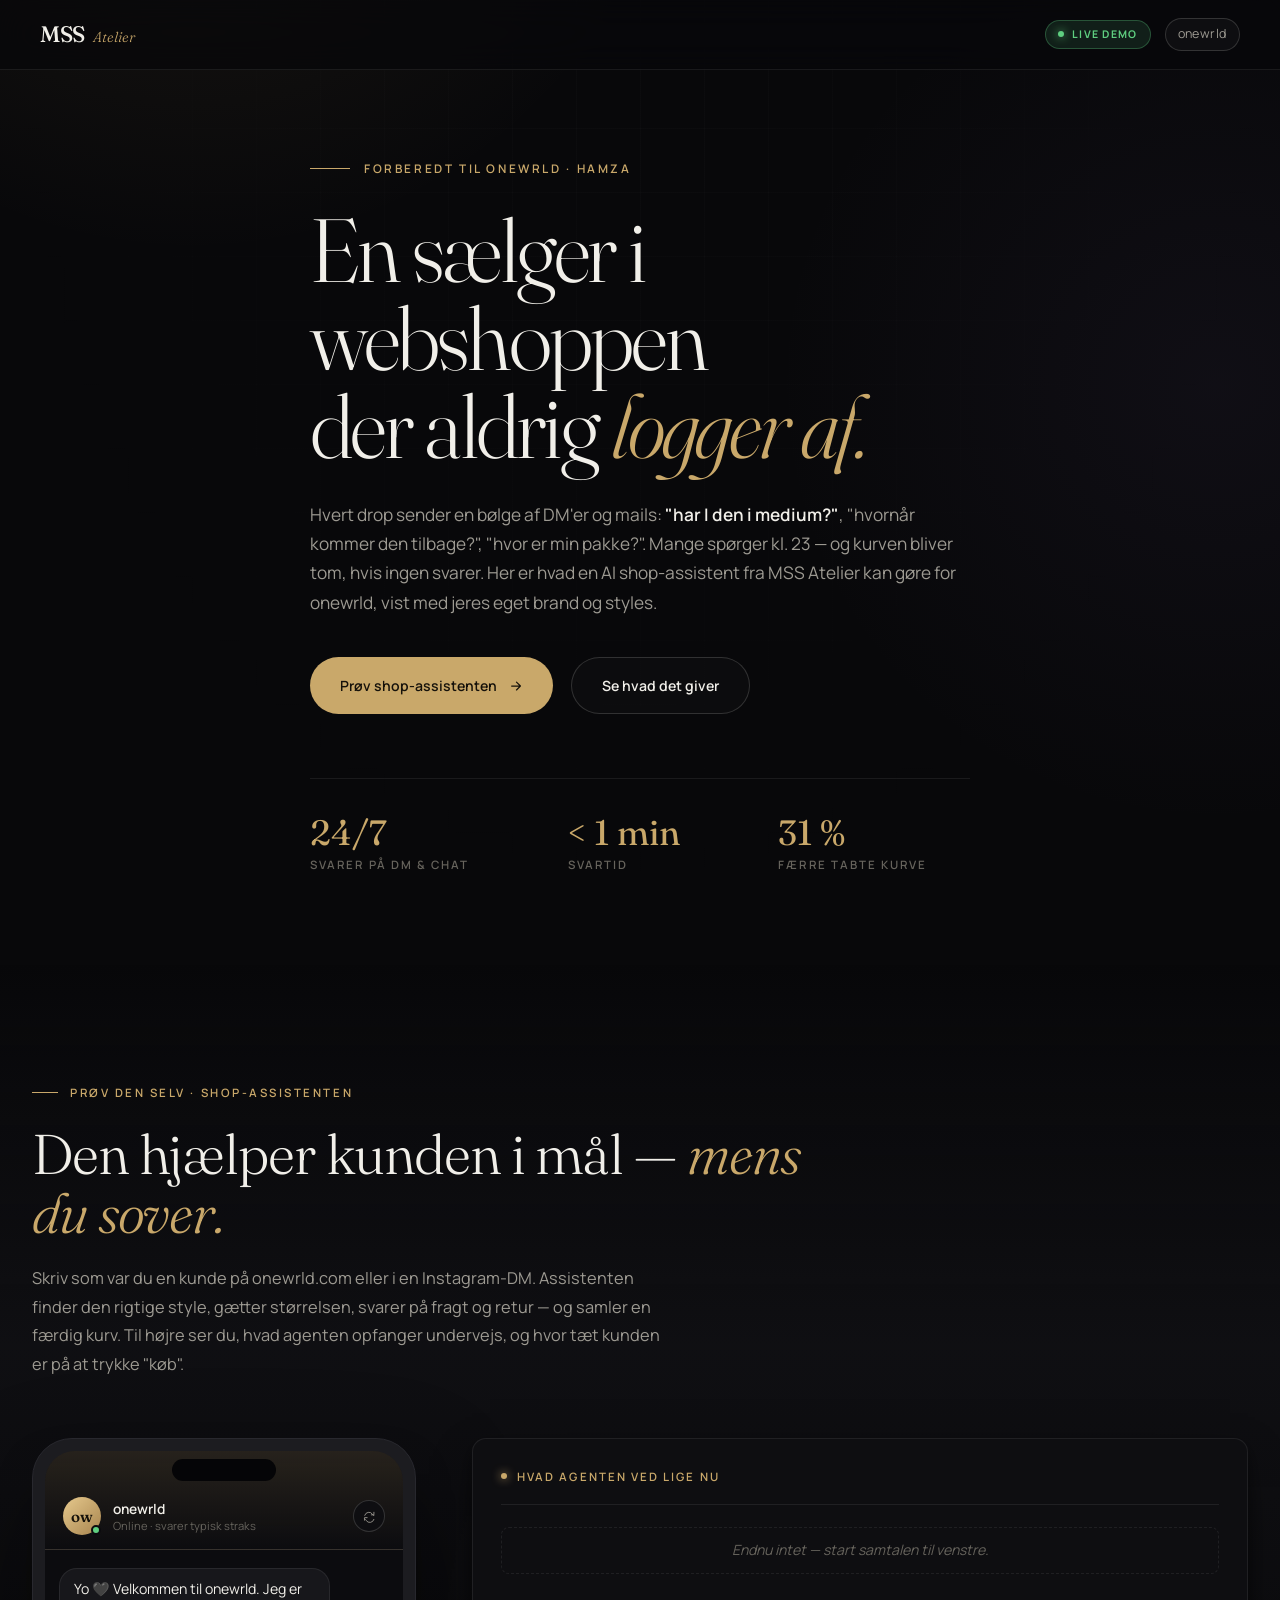
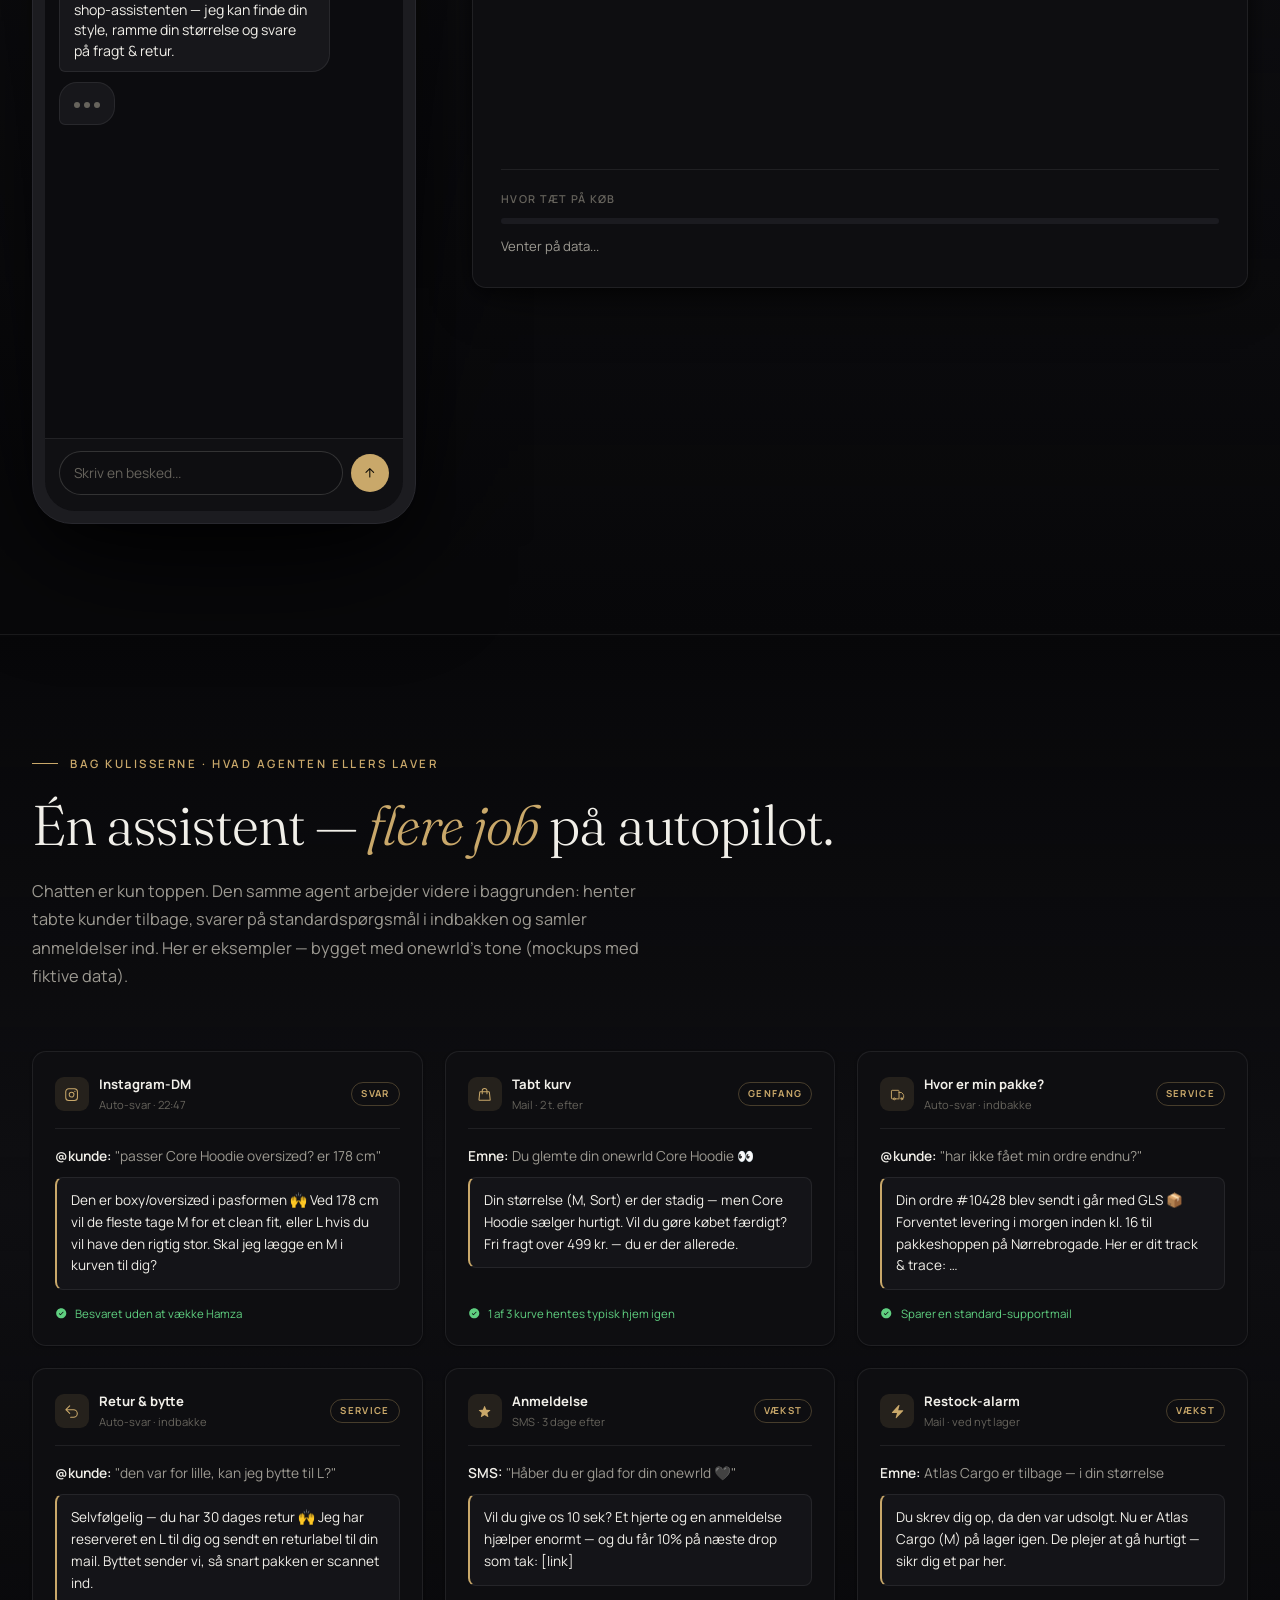
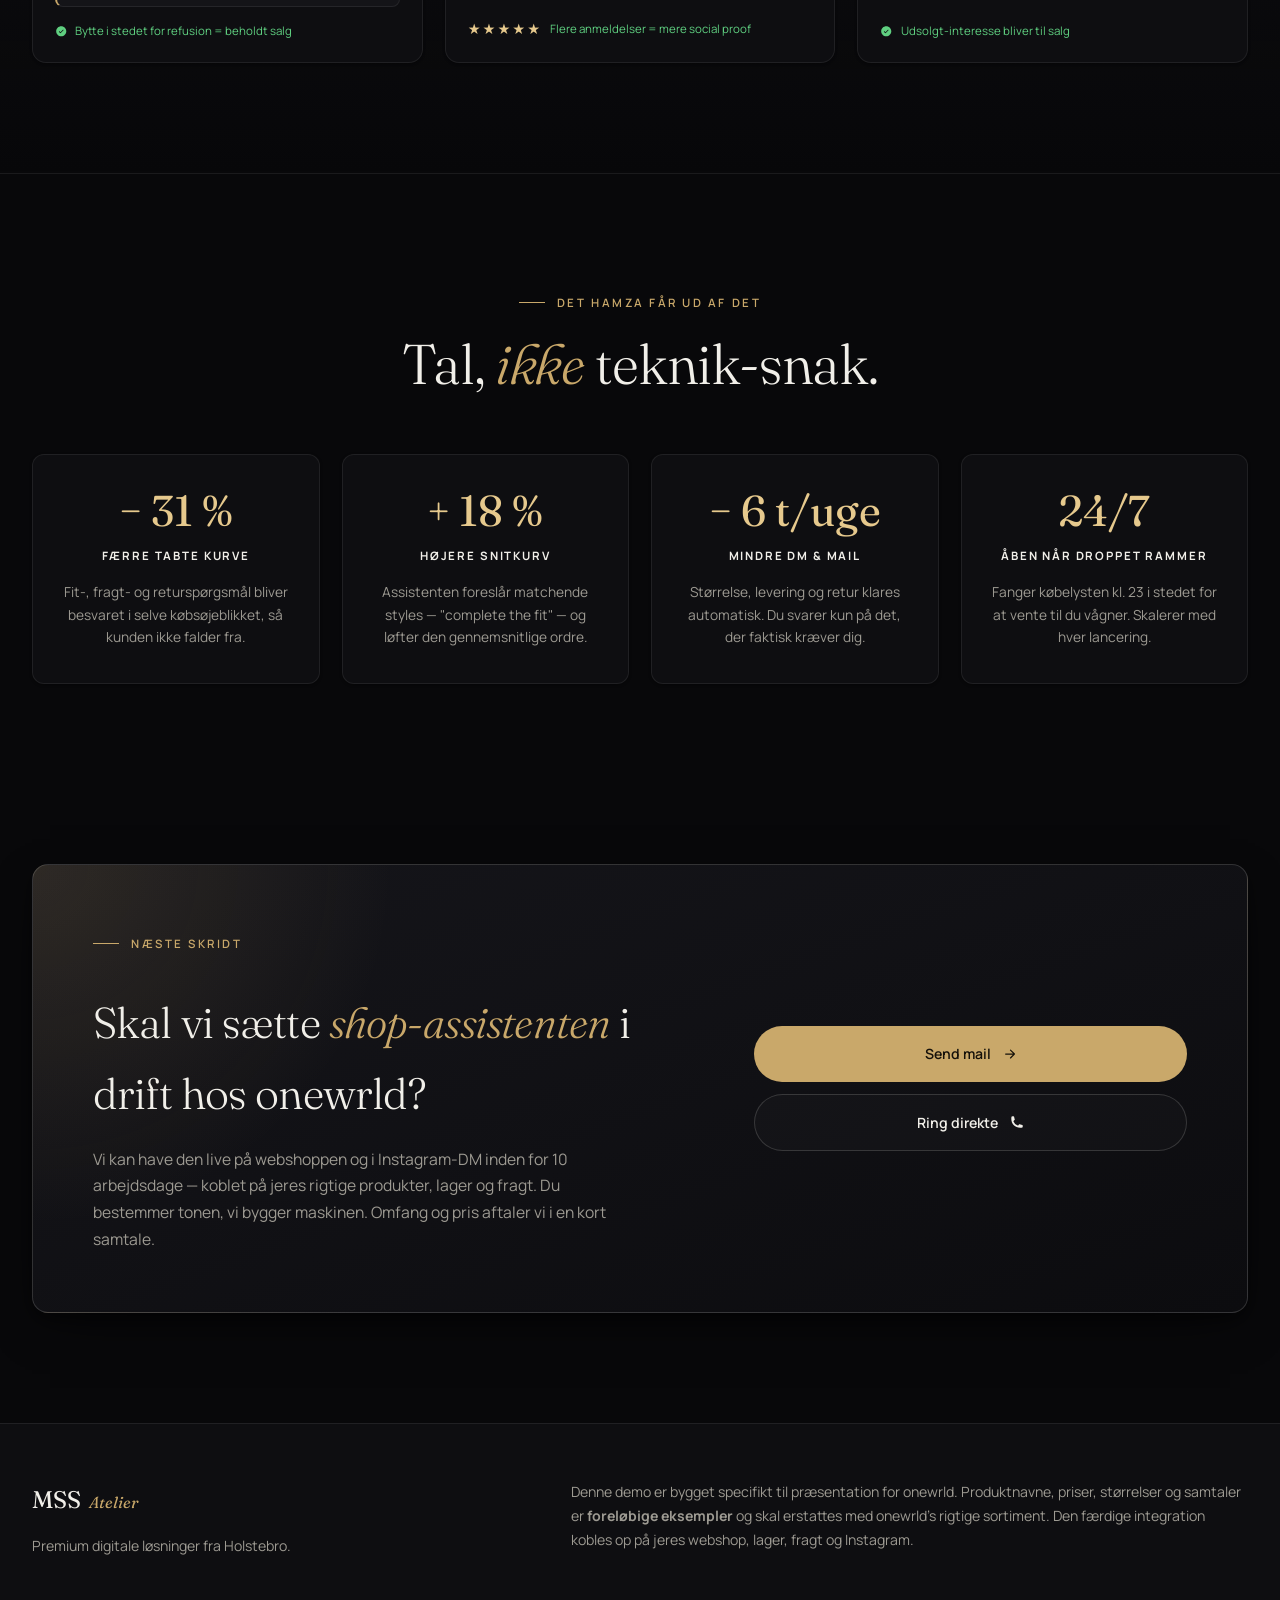
<file: onewrld/index.html>
<!DOCTYPE html>
<html lang="da">
<head>
<meta charset="UTF-8" />
<meta name="viewport" content="width=device-width, initial-scale=1.0" />
<meta name="description" content="Live demo: AI shop-assistent til onewrld — bygget af MSS Atelier." />
<meta name="robots" content="noindex,nofollow" />
<title>AI shop-assistent demo — onewrld × MSS Atelier</title>

<link rel="preconnect" href="https://fonts.googleapis.com" />
<link rel="preconnect" href="https://fonts.gstatic.com" crossorigin />
<link href="https://fonts.googleapis.com/css2?family=Fraunces:ital,opsz,wght@0,9..144,300;0,9..144,400;0,9..144,500;0,9..144,600;1,9..144,300&family=Manrope:wght@300;400;500;600;700&display=swap" rel="stylesheet" />
<link rel="stylesheet" href="style.css" />
</head>
<body>

<nav class="nav" id="nav">
  <a href="../" class="nav-logo">
    <span class="nav-logo-mark">MSS</span>
    <span class="nav-logo-sub">Atelier</span>
  </a>
  <div class="nav-meta">
    <span class="nav-pill"><span class="dot"></span>Live demo</span>
    <span class="nav-client">onewrld</span>
  </div>
</nav>

<main>

<!-- HERO -->
<section class="hero">
  <div class="container">
    <div class="hero-eyebrow">
      <span class="hero-eyebrow-line"></span>
      <span class="hero-eyebrow-text">Forberedt til onewrld · Hamza</span>
    </div>
    <h1 class="hero-title">
      En sælger i<br/>
      webshoppen<br/>
      der aldrig <em>logger af.</em>
    </h1>
    <p class="hero-subtitle">
      Hvert drop sender en bølge af DM'er og mails: <strong>"har I den i medium?"</strong>, "hvornår kommer den tilbage?", "hvor er min pakke?". Mange spørger kl. 23 — og kurven bliver tom, hvis ingen svarer. Her er hvad en AI shop-assistent fra MSS Atelier kan gøre for onewrld, vist med jeres eget brand og styles.
    </p>
    <div class="hero-actions">
      <a href="#chat" class="btn-primary">Prøv shop-assistenten <i class="fa-arrow-right"></i></a>
      <a href="#roi" class="btn-secondary">Se hvad det giver</a>
    </div>
    <div class="hero-stats">
      <div class="stat"><span class="stat-num">24/7</span><span class="stat-lbl">Svarer på DM &amp; chat</span></div>
      <div class="stat"><span class="stat-num">&lt; 1 min</span><span class="stat-lbl">Svartid</span></div>
      <div class="stat"><span class="stat-num">31 %</span><span class="stat-lbl">Færre tabte kurve</span></div>
    </div>
  </div>
</section>

<!-- INTERACTIVE CHAT -->
<section id="chat" class="chat-section">
  <div class="container">
    <div class="section-head">
      <span class="section-label">Prøv den selv · Shop-assistenten</span>
      <h2 class="section-title">Den hjælper kunden i mål — <em>mens du sover.</em></h2>
      <p class="section-sub">
        Skriv som var du en kunde på onewrld.com eller i en Instagram-DM. Assistenten finder den rigtige style, gætter størrelsen, svarer på fragt og retur — og samler en færdig kurv. Til højre ser du, hvad agenten opfanger undervejs, og hvor tæt kunden er på at trykke "køb".
      </p>
    </div>

    <div class="demo-stage">
      <div class="phone">
        <div class="phone-notch"></div>
        <div class="phone-screen">
          <div class="chat-header">
            <div class="chat-avatar">
              <span class="avatar-glyph">ow</span>
              <span class="avatar-status"></span>
            </div>
            <div class="chat-meta">
              <strong>onewrld</strong>
              <span>Online · svarer typisk straks</span>
            </div>
            <button class="chat-reset" id="chat-reset" title="Start forfra" aria-label="Start forfra"><i class="fa-rotate-right"></i></button>
          </div>
          <div class="chat-body" id="chat-body" role="log" aria-live="polite"></div>
          <div class="chat-suggestions" id="chat-suggestions"></div>
          <form class="chat-input-row" id="chat-form" autocomplete="off">
            <input type="text" id="chat-input" placeholder="Skriv en besked..." aria-label="Besked til onewrld" />
            <button type="submit" aria-label="Send"><i class="fa-arrow-up"></i></button>
          </form>
        </div>
      </div>

      <aside class="ticker" aria-label="Live-data fra agenten">
        <header><span class="dot"></span>Hvad agenten ved lige nu</header>
        <ul id="ticker-list">
          <li class="empty">Endnu intet — start samtalen til venstre.</li>
        </ul>
        <footer id="ticker-foot">
          <span class="lbl">Hvor tæt på køb</span>
          <div class="score-bar"><div class="score-fill" id="score-fill"></div></div>
          <span id="score-text">Venter på data...</span>
        </footer>
      </aside>
    </div>
  </div>
</section>

<!-- BEHIND THE SCENES -->
<section class="bts-section">
  <div class="container">
    <div class="section-head">
      <span class="section-label">Bag kulisserne · Hvad agenten ellers laver</span>
      <h2 class="section-title">Én assistent — <em>flere job</em> på autopilot.</h2>
      <p class="section-sub">
        Chatten er kun toppen. Den samme agent arbejder videre i baggrunden: henter tabte kunder tilbage, svarer på standardspørgsmål i indbakken og samler anmeldelser ind. Her er eksempler — bygget med onewrld's tone (mockups med fiktive data).
      </p>
    </div>

    <div class="bts-grid">
      <div class="bts-card fade-up">
        <div class="bts-head">
          <span class="bts-ico"><i class="fa-instagram"></i></span>
          <div><div class="t">Instagram-DM</div><div class="s">Auto-svar · 22:47</div></div>
          <span class="bts-tag">Svar</span>
        </div>
        <div class="bts-body">
          <span class="from">@kunde:</span> "passer Core Hoodie oversized? er 178 cm"
          <div class="quote">Den er boxy/oversized i pasformen 🙌 Ved 178 cm vil de fleste tage M for et clean fit, eller L hvis du vil have den rigtig stor. Skal jeg lægge en M i kurven til dig?</div>
        </div>
        <div class="bts-foot"><i class="fa-circle-check"></i> Besvaret uden at vække Hamza</div>
      </div>

      <div class="bts-card fade-up">
        <div class="bts-head">
          <span class="bts-ico"><i class="fa-bag-shopping"></i></span>
          <div><div class="t">Tabt kurv</div><div class="s">Mail · 2 t. efter</div></div>
          <span class="bts-tag">Genfang</span>
        </div>
        <div class="bts-body">
          <span class="from">Emne:</span> Du glemte din onewrld Core Hoodie 👀
          <div class="quote">Din størrelse (M, Sort) er der stadig — men Core Hoodie sælger hurtigt. Vil du gøre købet færdigt? Fri fragt over 499 kr. — du er der allerede.</div>
        </div>
        <div class="bts-foot"><i class="fa-circle-check"></i> 1 af 3 kurve hentes typisk hjem igen</div>
      </div>

      <div class="bts-card fade-up">
        <div class="bts-head">
          <span class="bts-ico"><i class="fa-truck"></i></span>
          <div><div class="t">Hvor er min pakke?</div><div class="s">Auto-svar · indbakke</div></div>
          <span class="bts-tag">Service</span>
        </div>
        <div class="bts-body">
          <span class="from">@kunde:</span> "har ikke fået min ordre endnu?"
          <div class="quote">Din ordre #10428 blev sendt i går med GLS 📦 Forventet levering i morgen inden kl. 16 til pakkeshoppen på Nørrebrogade. Her er dit track &amp; trace: …</div>
        </div>
        <div class="bts-foot"><i class="fa-circle-check"></i> Sparer en standard-supportmail</div>
      </div>

      <div class="bts-card fade-up">
        <div class="bts-head">
          <span class="bts-ico"><i class="fa-rotate-left"></i></span>
          <div><div class="t">Retur &amp; bytte</div><div class="s">Auto-svar · indbakke</div></div>
          <span class="bts-tag">Service</span>
        </div>
        <div class="bts-body">
          <span class="from">@kunde:</span> "den var for lille, kan jeg bytte til L?"
          <div class="quote">Selvfølgelig — du har 30 dages retur 🙌 Jeg har reserveret en L til dig og sendt en returlabel til din mail. Byttet sender vi, så snart pakken er scannet ind.</div>
        </div>
        <div class="bts-foot"><i class="fa-circle-check"></i> Bytte i stedet for refusion = beholdt salg</div>
      </div>

      <div class="bts-card fade-up">
        <div class="bts-head">
          <span class="bts-ico"><i class="fa-star"></i></span>
          <div><div class="t">Anmeldelse</div><div class="s">SMS · 3 dage efter</div></div>
          <span class="bts-tag">Vækst</span>
        </div>
        <div class="bts-body">
          <span class="from">SMS:</span> "Håber du er glad for din onewrld 🖤"
          <div class="quote">Vil du give os 10 sek? Et hjerte og en anmeldelse hjælper enormt — og du får 10% på næste drop som tak: [link]</div>
        </div>
        <div class="bts-foot"><span class="bts-stars">★★★★★</span> Flere anmeldelser = mere social proof</div>
      </div>

      <div class="bts-card fade-up">
        <div class="bts-head">
          <span class="bts-ico"><i class="fa-bolt"></i></span>
          <div><div class="t">Restock-alarm</div><div class="s">Mail · ved nyt lager</div></div>
          <span class="bts-tag">Vækst</span>
        </div>
        <div class="bts-body">
          <span class="from">Emne:</span> Atlas Cargo er tilbage — i din størrelse
          <div class="quote">Du skrev dig op, da den var udsolgt. Nu er Atlas Cargo (M) på lager igen. De plejer at gå hurtigt — sikr dig et par her.</div>
        </div>
        <div class="bts-foot"><i class="fa-circle-check"></i> Udsolgt-interesse bliver til salg</div>
      </div>
    </div>
  </div>
</section>

<!-- ROI -->
<section id="roi">
  <div class="container">
    <div class="section-head center">
      <span class="section-label center-label">Det Hamza får ud af det</span>
      <h2 class="section-title">Tal, <em>ikke</em> teknik-snak.</h2>
    </div>

    <div class="roi-grid">
      <div class="roi-card fade-up">
        <span class="roi-num">− 31 %</span>
        <span class="roi-lbl">Færre tabte kurve</span>
        <p>Fit-, fragt- og returspørgsmål bliver besvaret i selve købsøjeblikket, så kunden ikke falder fra.</p>
      </div>
      <div class="roi-card fade-up">
        <span class="roi-num">+ 18 %</span>
        <span class="roi-lbl">Højere snitkurv</span>
        <p>Assistenten foreslår matchende styles — "complete the fit" — og løfter den gennemsnitlige ordre.</p>
      </div>
      <div class="roi-card fade-up">
        <span class="roi-num">− 6 t/uge</span>
        <span class="roi-lbl">Mindre DM &amp; mail</span>
        <p>Størrelse, levering og retur klares automatisk. Du svarer kun på det, der faktisk kræver dig.</p>
      </div>
      <div class="roi-card fade-up">
        <span class="roi-num">24/7</span>
        <span class="roi-lbl">Åben når droppet rammer</span>
        <p>Fanger købelysten kl. 23 i stedet for at vente til du vågner. Skalerer med hver lancering.</p>
      </div>
    </div>
  </div>
</section>

<!-- CTA -->
<section class="cta-section">
  <div class="container">
    <div class="cta-card">
      <div>
        <span class="section-label">Næste skridt</span>
        <h2>Skal vi sætte <em>shop-assistenten</em> i drift hos onewrld?</h2>
        <p>Vi kan have den live på webshoppen og i Instagram-DM inden for 10 arbejdsdage — koblet på jeres rigtige produkter, lager og fragt. Du bestemmer tonen, vi bygger maskinen. Omfang og pris aftaler vi i en kort samtale.</p>
      </div>
      <div class="cta-actions">
        <a href="mailto:malthe@mssatelier.com?subject=AI%20shop-assistent%20til%20onewrld" class="btn-primary">Send mail <i class="fa-arrow-right"></i></a>
        <a href="tel:+4542428755" class="btn-secondary">Ring direkte <i class="fa-phone"></i></a>
      </div>
    </div>
  </div>
</section>

</main>

<footer class="footer">
  <div class="container">
    <div class="footer-row">
      <div>
        <div class="footer-logo">
          <span class="footer-mark">MSS</span>
          <span class="footer-sub">Atelier</span>
        </div>
        <p>Premium digitale løsninger fra Holstebro.</p>
      </div>
      <p class="footer-disclaimer">
        Denne demo er bygget specifikt til præsentation for onewrld. Produktnavne, priser, størrelser og samtaler er <strong>foreløbige eksempler</strong> og skal erstattes med onewrld's rigtige sortiment. Den færdige integration kobles op på jeres webshop, lager, fragt og Instagram.
      </p>
    </div>
  </div>
</footer>

<script src="fa-icons.js"></script>
<script src="script.js"></script>
</body>
</html>
</file>
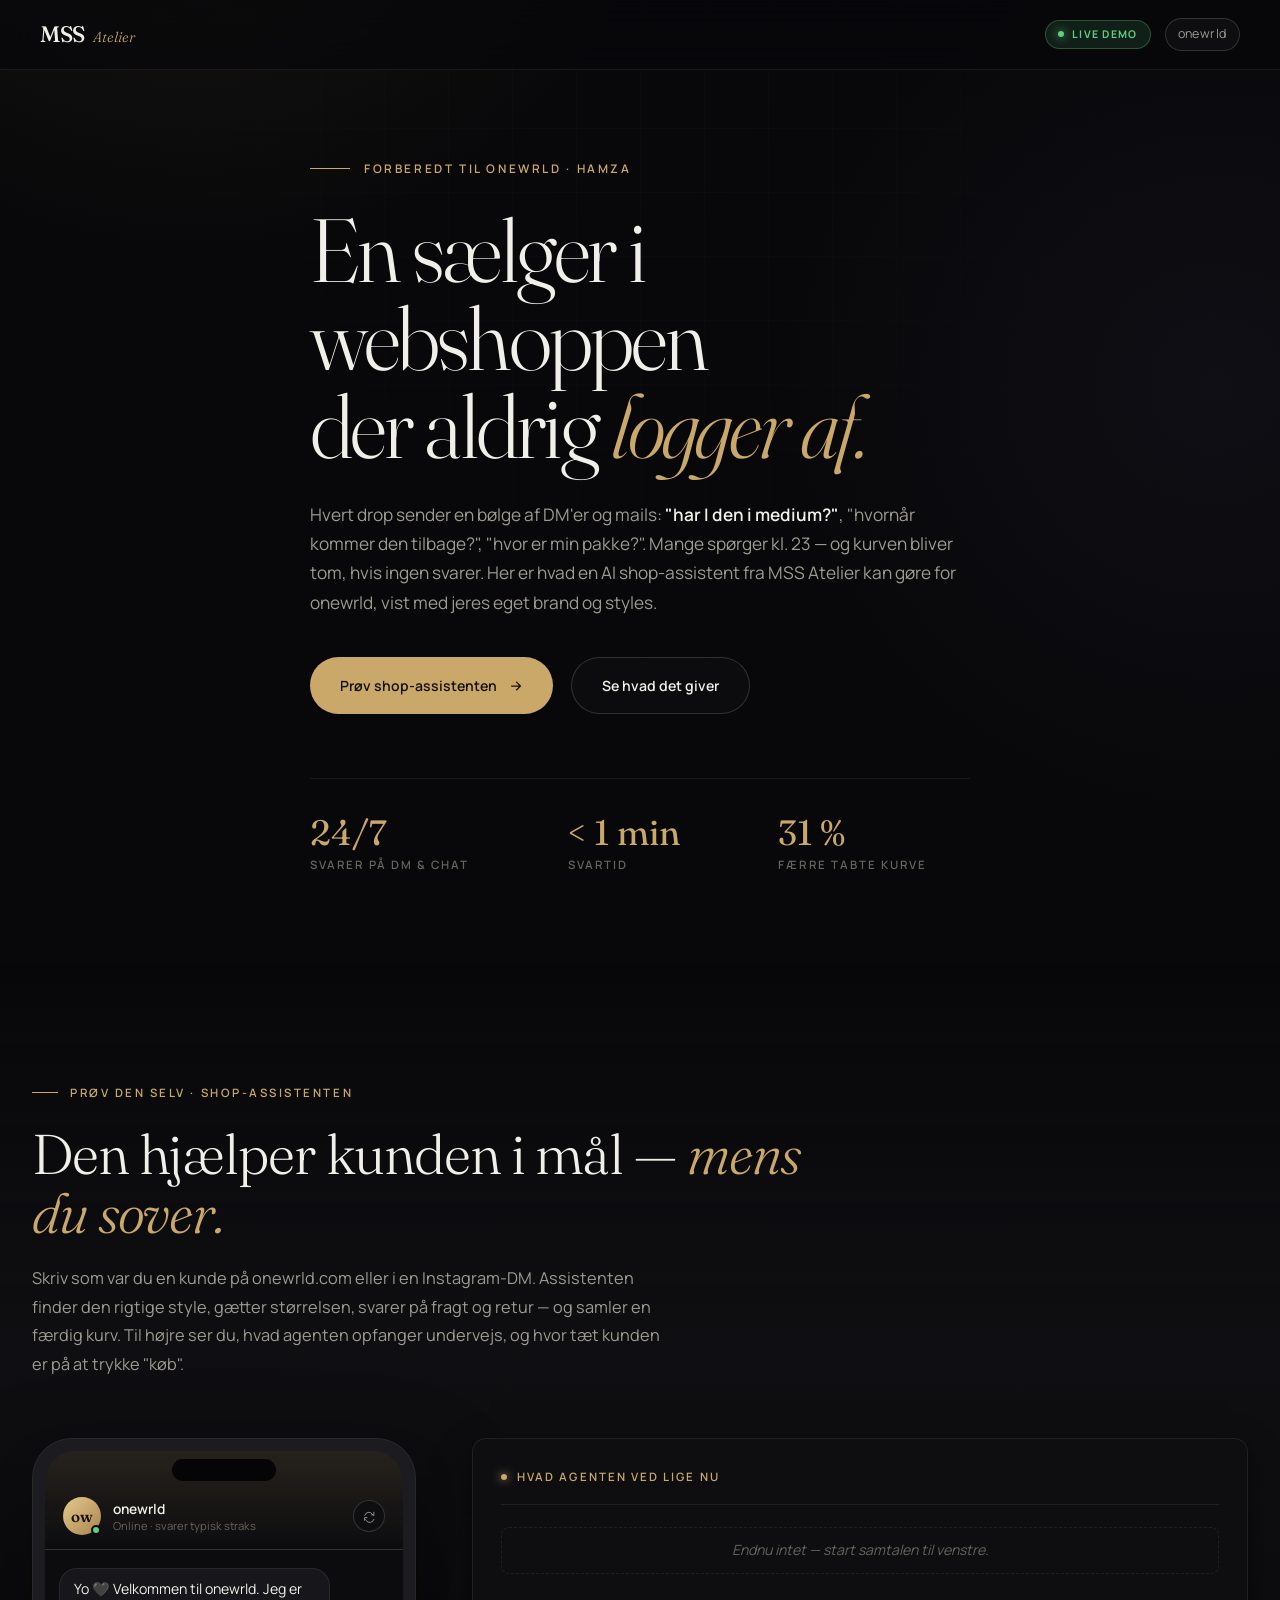
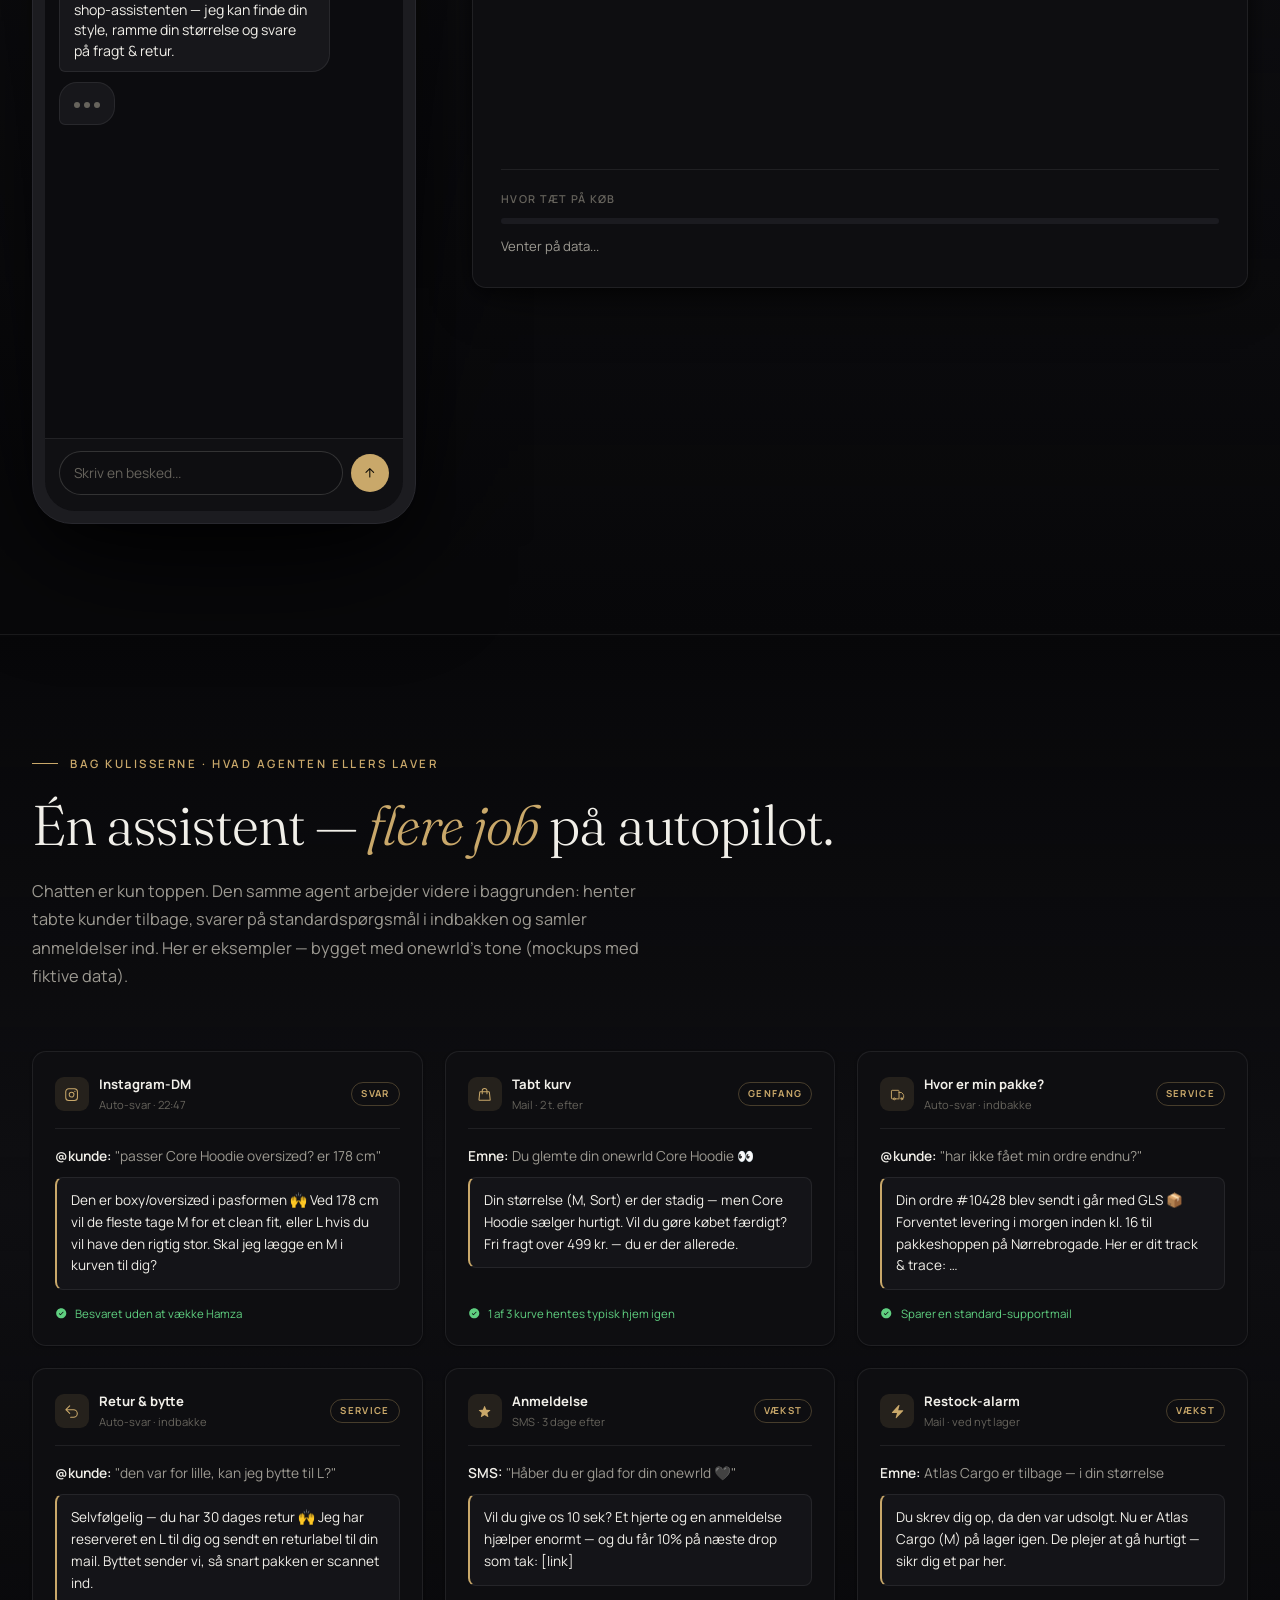
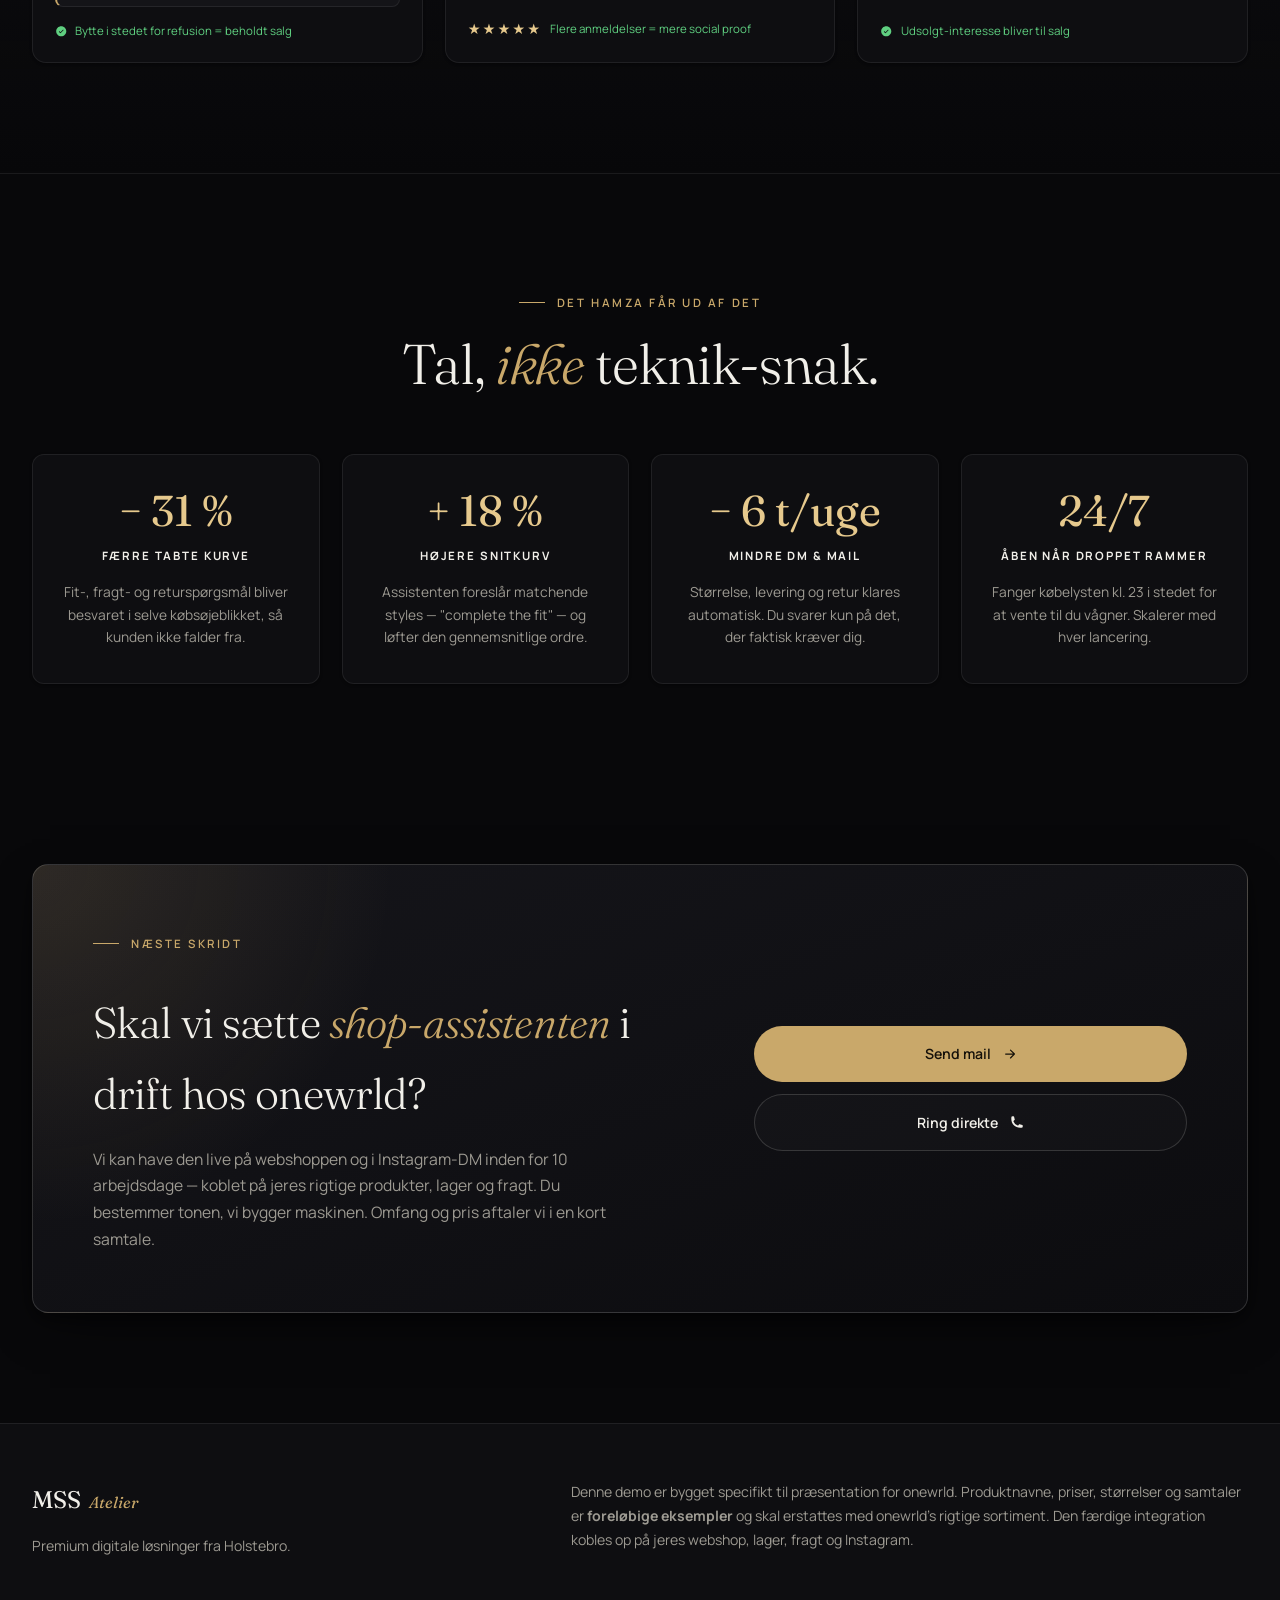
<file: Agents/onewrld/index.html>
<!DOCTYPE html>
<html lang="da">
<head>
<meta charset="UTF-8" />
<meta name="viewport" content="width=device-width, initial-scale=1.0" />
<meta name="description" content="Live demo: AI shop-assistent til onewrld — bygget af MSS Atelier." />
<meta name="robots" content="noindex,nofollow" />
<title>AI shop-assistent demo — onewrld × MSS Atelier</title>

<link rel="preconnect" href="https://fonts.googleapis.com" />
<link rel="preconnect" href="https://fonts.gstatic.com" crossorigin />
<link href="https://fonts.googleapis.com/css2?family=Fraunces:ital,opsz,wght@0,9..144,300;0,9..144,400;0,9..144,500;0,9..144,600;1,9..144,300&family=Manrope:wght@300;400;500;600;700&display=swap" rel="stylesheet" />
<link rel="stylesheet" href="style.css" />
</head>
<body>

<nav class="nav" id="nav">
  <a href="../../" class="nav-logo">
    <span class="nav-logo-mark">MSS</span>
    <span class="nav-logo-sub">Atelier</span>
  </a>
  <div class="nav-meta">
    <span class="nav-pill"><span class="dot"></span>Live demo</span>
    <span class="nav-client">onewrld</span>
  </div>
</nav>

<main>

<!-- HERO -->
<section class="hero">
  <div class="container">
    <div class="hero-eyebrow">
      <span class="hero-eyebrow-line"></span>
      <span class="hero-eyebrow-text">Forberedt til onewrld · Hamza</span>
    </div>
    <h1 class="hero-title">
      En sælger i<br/>
      webshoppen<br/>
      der aldrig <em>logger af.</em>
    </h1>
    <p class="hero-subtitle">
      Hvert drop sender en bølge af DM'er og mails: <strong>"har I den i medium?"</strong>, "hvornår kommer den tilbage?", "hvor er min pakke?". Mange spørger kl. 23 — og kurven bliver tom, hvis ingen svarer. Her er hvad en AI shop-assistent fra MSS Atelier kan gøre for onewrld, vist med jeres eget brand og styles.
    </p>
    <div class="hero-actions">
      <a href="#chat" class="btn-primary">Prøv shop-assistenten <i class="fa-arrow-right"></i></a>
      <a href="#roi" class="btn-secondary">Se hvad det giver</a>
    </div>
    <div class="hero-stats">
      <div class="stat"><span class="stat-num">24/7</span><span class="stat-lbl">Svarer på DM &amp; chat</span></div>
      <div class="stat"><span class="stat-num">&lt; 1 min</span><span class="stat-lbl">Svartid</span></div>
      <div class="stat"><span class="stat-num">31 %</span><span class="stat-lbl">Færre tabte kurve</span></div>
    </div>
  </div>
</section>

<!-- INTERACTIVE CHAT -->
<section id="chat" class="chat-section">
  <div class="container">
    <div class="section-head">
      <span class="section-label">Prøv den selv · Shop-assistenten</span>
      <h2 class="section-title">Den hjælper kunden i mål — <em>mens du sover.</em></h2>
      <p class="section-sub">
        Skriv som var du en kunde på onewrld.com eller i en Instagram-DM. Assistenten finder den rigtige style, gætter størrelsen, svarer på fragt og retur — og samler en færdig kurv. Til højre ser du, hvad agenten opfanger undervejs, og hvor tæt kunden er på at trykke "køb".
      </p>
    </div>

    <div class="demo-stage">
      <div class="phone">
        <div class="phone-notch"></div>
        <div class="phone-screen">
          <div class="chat-header">
            <div class="chat-avatar">
              <span class="avatar-glyph">ow</span>
              <span class="avatar-status"></span>
            </div>
            <div class="chat-meta">
              <strong>onewrld</strong>
              <span>Online · svarer typisk straks</span>
            </div>
            <button class="chat-reset" id="chat-reset" title="Start forfra" aria-label="Start forfra"><i class="fa-rotate-right"></i></button>
          </div>
          <div class="chat-body" id="chat-body" role="log" aria-live="polite"></div>
          <div class="chat-suggestions" id="chat-suggestions"></div>
          <form class="chat-input-row" id="chat-form" autocomplete="off">
            <input type="text" id="chat-input" placeholder="Skriv en besked..." aria-label="Besked til onewrld" />
            <button type="submit" aria-label="Send"><i class="fa-arrow-up"></i></button>
          </form>
        </div>
      </div>

      <aside class="ticker" aria-label="Live-data fra agenten">
        <header><span class="dot"></span>Hvad agenten ved lige nu</header>
        <ul id="ticker-list">
          <li class="empty">Endnu intet — start samtalen til venstre.</li>
        </ul>
        <footer id="ticker-foot">
          <span class="lbl">Hvor tæt på køb</span>
          <div class="score-bar"><div class="score-fill" id="score-fill"></div></div>
          <span id="score-text">Venter på data...</span>
        </footer>
      </aside>
    </div>
  </div>
</section>

<!-- BEHIND THE SCENES -->
<section class="bts-section">
  <div class="container">
    <div class="section-head">
      <span class="section-label">Bag kulisserne · Hvad agenten ellers laver</span>
      <h2 class="section-title">Én assistent — <em>flere job</em> på autopilot.</h2>
      <p class="section-sub">
        Chatten er kun toppen. Den samme agent arbejder videre i baggrunden: henter tabte kunder tilbage, svarer på standardspørgsmål i indbakken og samler anmeldelser ind. Her er eksempler — bygget med onewrld's tone (mockups med fiktive data).
      </p>
    </div>

    <div class="bts-grid">
      <div class="bts-card fade-up">
        <div class="bts-head">
          <span class="bts-ico"><i class="fa-instagram"></i></span>
          <div><div class="t">Instagram-DM</div><div class="s">Auto-svar · 22:47</div></div>
          <span class="bts-tag">Svar</span>
        </div>
        <div class="bts-body">
          <span class="from">@kunde:</span> "passer Core Hoodie oversized? er 178 cm"
          <div class="quote">Den er boxy/oversized i pasformen 🙌 Ved 178 cm vil de fleste tage M for et clean fit, eller L hvis du vil have den rigtig stor. Skal jeg lægge en M i kurven til dig?</div>
        </div>
        <div class="bts-foot"><i class="fa-circle-check"></i> Besvaret uden at vække Hamza</div>
      </div>

      <div class="bts-card fade-up">
        <div class="bts-head">
          <span class="bts-ico"><i class="fa-bag-shopping"></i></span>
          <div><div class="t">Tabt kurv</div><div class="s">Mail · 2 t. efter</div></div>
          <span class="bts-tag">Genfang</span>
        </div>
        <div class="bts-body">
          <span class="from">Emne:</span> Du glemte din onewrld Core Hoodie 👀
          <div class="quote">Din størrelse (M, Sort) er der stadig — men Core Hoodie sælger hurtigt. Vil du gøre købet færdigt? Fri fragt over 499 kr. — du er der allerede.</div>
        </div>
        <div class="bts-foot"><i class="fa-circle-check"></i> 1 af 3 kurve hentes typisk hjem igen</div>
      </div>

      <div class="bts-card fade-up">
        <div class="bts-head">
          <span class="bts-ico"><i class="fa-truck"></i></span>
          <div><div class="t">Hvor er min pakke?</div><div class="s">Auto-svar · indbakke</div></div>
          <span class="bts-tag">Service</span>
        </div>
        <div class="bts-body">
          <span class="from">@kunde:</span> "har ikke fået min ordre endnu?"
          <div class="quote">Din ordre #10428 blev sendt i går med GLS 📦 Forventet levering i morgen inden kl. 16 til pakkeshoppen på Nørrebrogade. Her er dit track &amp; trace: …</div>
        </div>
        <div class="bts-foot"><i class="fa-circle-check"></i> Sparer en standard-supportmail</div>
      </div>

      <div class="bts-card fade-up">
        <div class="bts-head">
          <span class="bts-ico"><i class="fa-rotate-left"></i></span>
          <div><div class="t">Retur &amp; bytte</div><div class="s">Auto-svar · indbakke</div></div>
          <span class="bts-tag">Service</span>
        </div>
        <div class="bts-body">
          <span class="from">@kunde:</span> "den var for lille, kan jeg bytte til L?"
          <div class="quote">Selvfølgelig — du har 30 dages retur 🙌 Jeg har reserveret en L til dig og sendt en returlabel til din mail. Byttet sender vi, så snart pakken er scannet ind.</div>
        </div>
        <div class="bts-foot"><i class="fa-circle-check"></i> Bytte i stedet for refusion = beholdt salg</div>
      </div>

      <div class="bts-card fade-up">
        <div class="bts-head">
          <span class="bts-ico"><i class="fa-star"></i></span>
          <div><div class="t">Anmeldelse</div><div class="s">SMS · 3 dage efter</div></div>
          <span class="bts-tag">Vækst</span>
        </div>
        <div class="bts-body">
          <span class="from">SMS:</span> "Håber du er glad for din onewrld 🖤"
          <div class="quote">Vil du give os 10 sek? Et hjerte og en anmeldelse hjælper enormt — og du får 10% på næste drop som tak: [link]</div>
        </div>
        <div class="bts-foot"><span class="bts-stars">★★★★★</span> Flere anmeldelser = mere social proof</div>
      </div>

      <div class="bts-card fade-up">
        <div class="bts-head">
          <span class="bts-ico"><i class="fa-bolt"></i></span>
          <div><div class="t">Restock-alarm</div><div class="s">Mail · ved nyt lager</div></div>
          <span class="bts-tag">Vækst</span>
        </div>
        <div class="bts-body">
          <span class="from">Emne:</span> Atlas Cargo er tilbage — i din størrelse
          <div class="quote">Du skrev dig op, da den var udsolgt. Nu er Atlas Cargo (M) på lager igen. De plejer at gå hurtigt — sikr dig et par her.</div>
        </div>
        <div class="bts-foot"><i class="fa-circle-check"></i> Udsolgt-interesse bliver til salg</div>
      </div>
    </div>
  </div>
</section>

<!-- ROI -->
<section id="roi">
  <div class="container">
    <div class="section-head center">
      <span class="section-label center-label">Det Hamza får ud af det</span>
      <h2 class="section-title">Tal, <em>ikke</em> teknik-snak.</h2>
    </div>

    <div class="roi-grid">
      <div class="roi-card fade-up">
        <span class="roi-num">− 31 %</span>
        <span class="roi-lbl">Færre tabte kurve</span>
        <p>Fit-, fragt- og returspørgsmål bliver besvaret i selve købsøjeblikket, så kunden ikke falder fra.</p>
      </div>
      <div class="roi-card fade-up">
        <span class="roi-num">+ 18 %</span>
        <span class="roi-lbl">Højere snitkurv</span>
        <p>Assistenten foreslår matchende styles — "complete the fit" — og løfter den gennemsnitlige ordre.</p>
      </div>
      <div class="roi-card fade-up">
        <span class="roi-num">− 6 t/uge</span>
        <span class="roi-lbl">Mindre DM &amp; mail</span>
        <p>Størrelse, levering og retur klares automatisk. Du svarer kun på det, der faktisk kræver dig.</p>
      </div>
      <div class="roi-card fade-up">
        <span class="roi-num">24/7</span>
        <span class="roi-lbl">Åben når droppet rammer</span>
        <p>Fanger købelysten kl. 23 i stedet for at vente til du vågner. Skalerer med hver lancering.</p>
      </div>
    </div>
  </div>
</section>

<!-- CTA -->
<section class="cta-section">
  <div class="container">
    <div class="cta-card">
      <div>
        <span class="section-label">Næste skridt</span>
        <h2>Skal vi sætte <em>shop-assistenten</em> i drift hos onewrld?</h2>
        <p>Vi kan have den live på webshoppen og i Instagram-DM inden for 10 arbejdsdage — koblet på jeres rigtige produkter, lager og fragt. Du bestemmer tonen, vi bygger maskinen. Omfang og pris aftaler vi i en kort samtale.</p>
      </div>
      <div class="cta-actions">
        <a href="mailto:malthe@mssatelier.com?subject=AI%20shop-assistent%20til%20onewrld" class="btn-primary">Send mail <i class="fa-arrow-right"></i></a>
        <a href="tel:+4542428755" class="btn-secondary">Ring direkte <i class="fa-phone"></i></a>
      </div>
    </div>
  </div>
</section>

</main>

<footer class="footer">
  <div class="container">
    <div class="footer-row">
      <div>
        <div class="footer-logo">
          <span class="footer-mark">MSS</span>
          <span class="footer-sub">Atelier</span>
        </div>
        <p>Premium digitale løsninger fra Holstebro.</p>
      </div>
      <p class="footer-disclaimer">
        Denne demo er bygget specifikt til præsentation for onewrld. Produktnavne, priser, størrelser og samtaler er <strong>foreløbige eksempler</strong> og skal erstattes med onewrld's rigtige sortiment. Den færdige integration kobles op på jeres webshop, lager, fragt og Instagram.
      </p>
    </div>
  </div>
</footer>

<script src="fa-icons.js"></script>
<script src="script.js"></script>
</body>
</html>
</file>
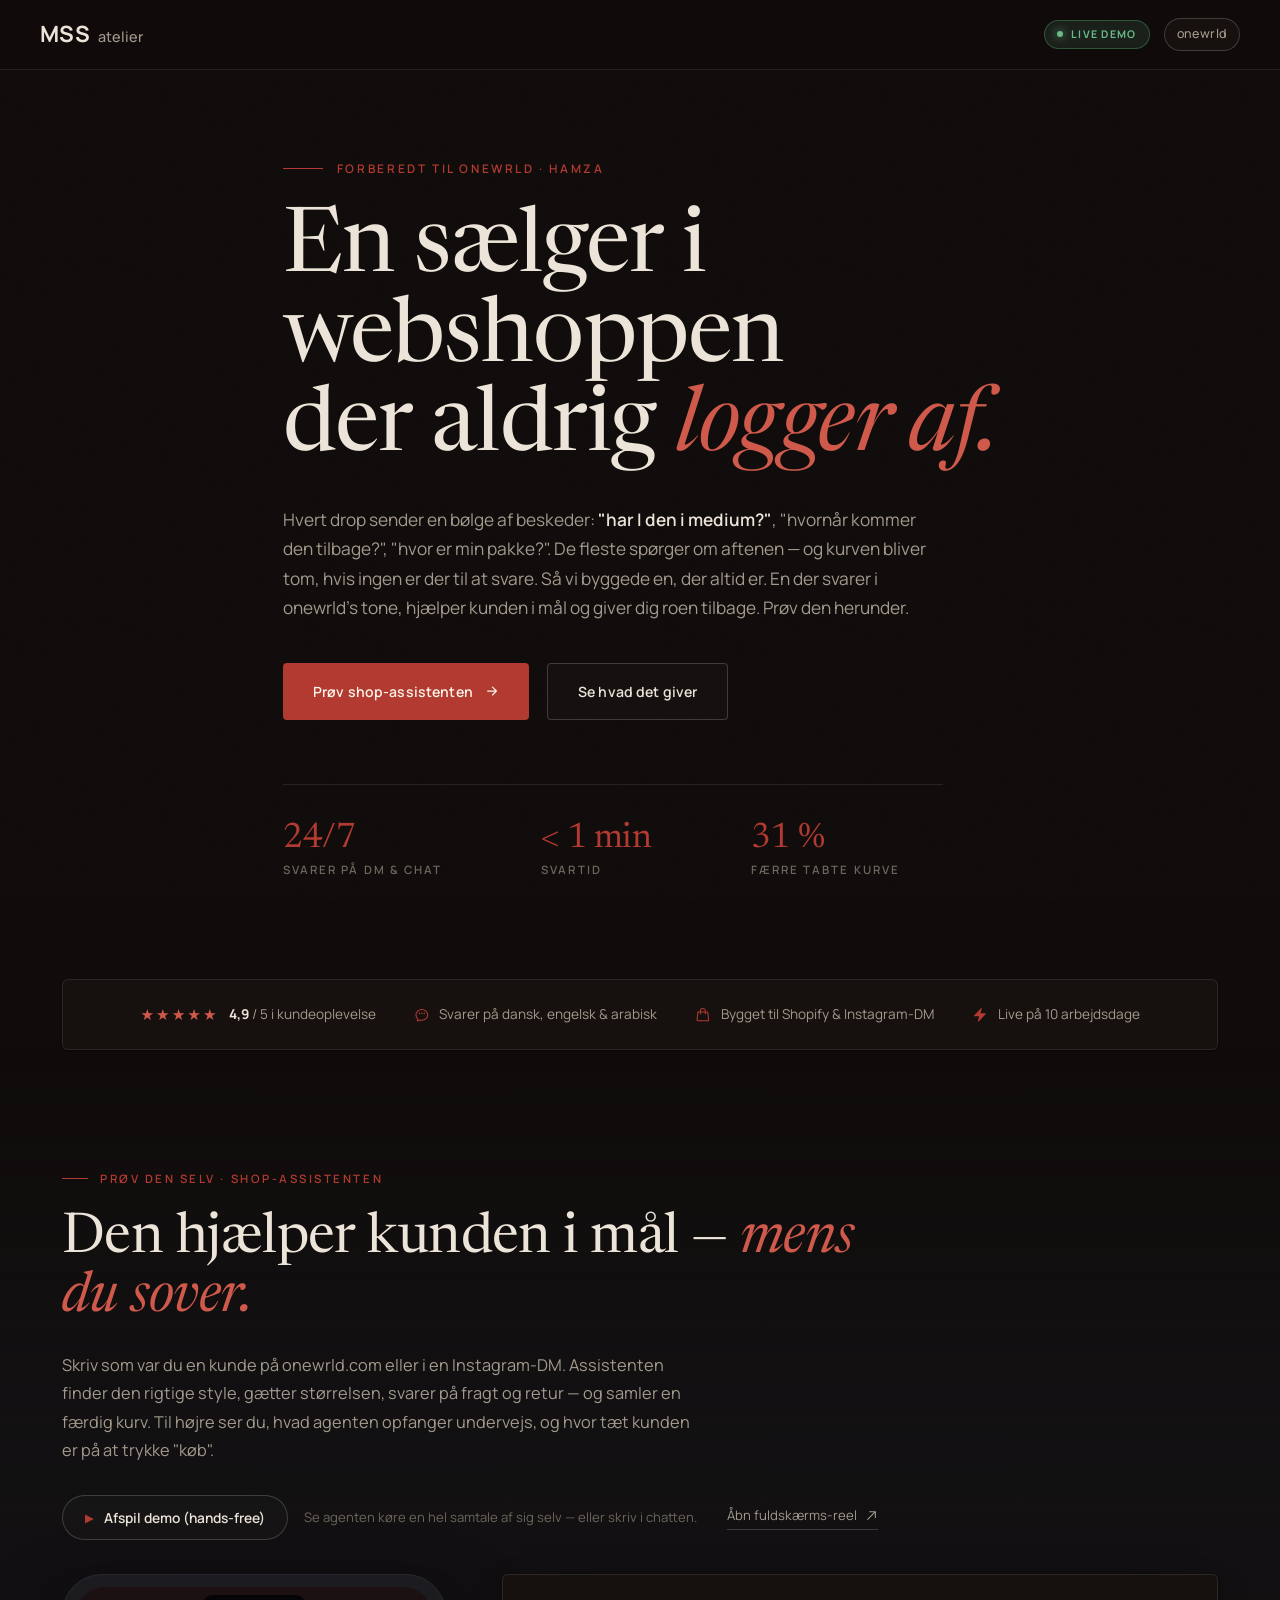
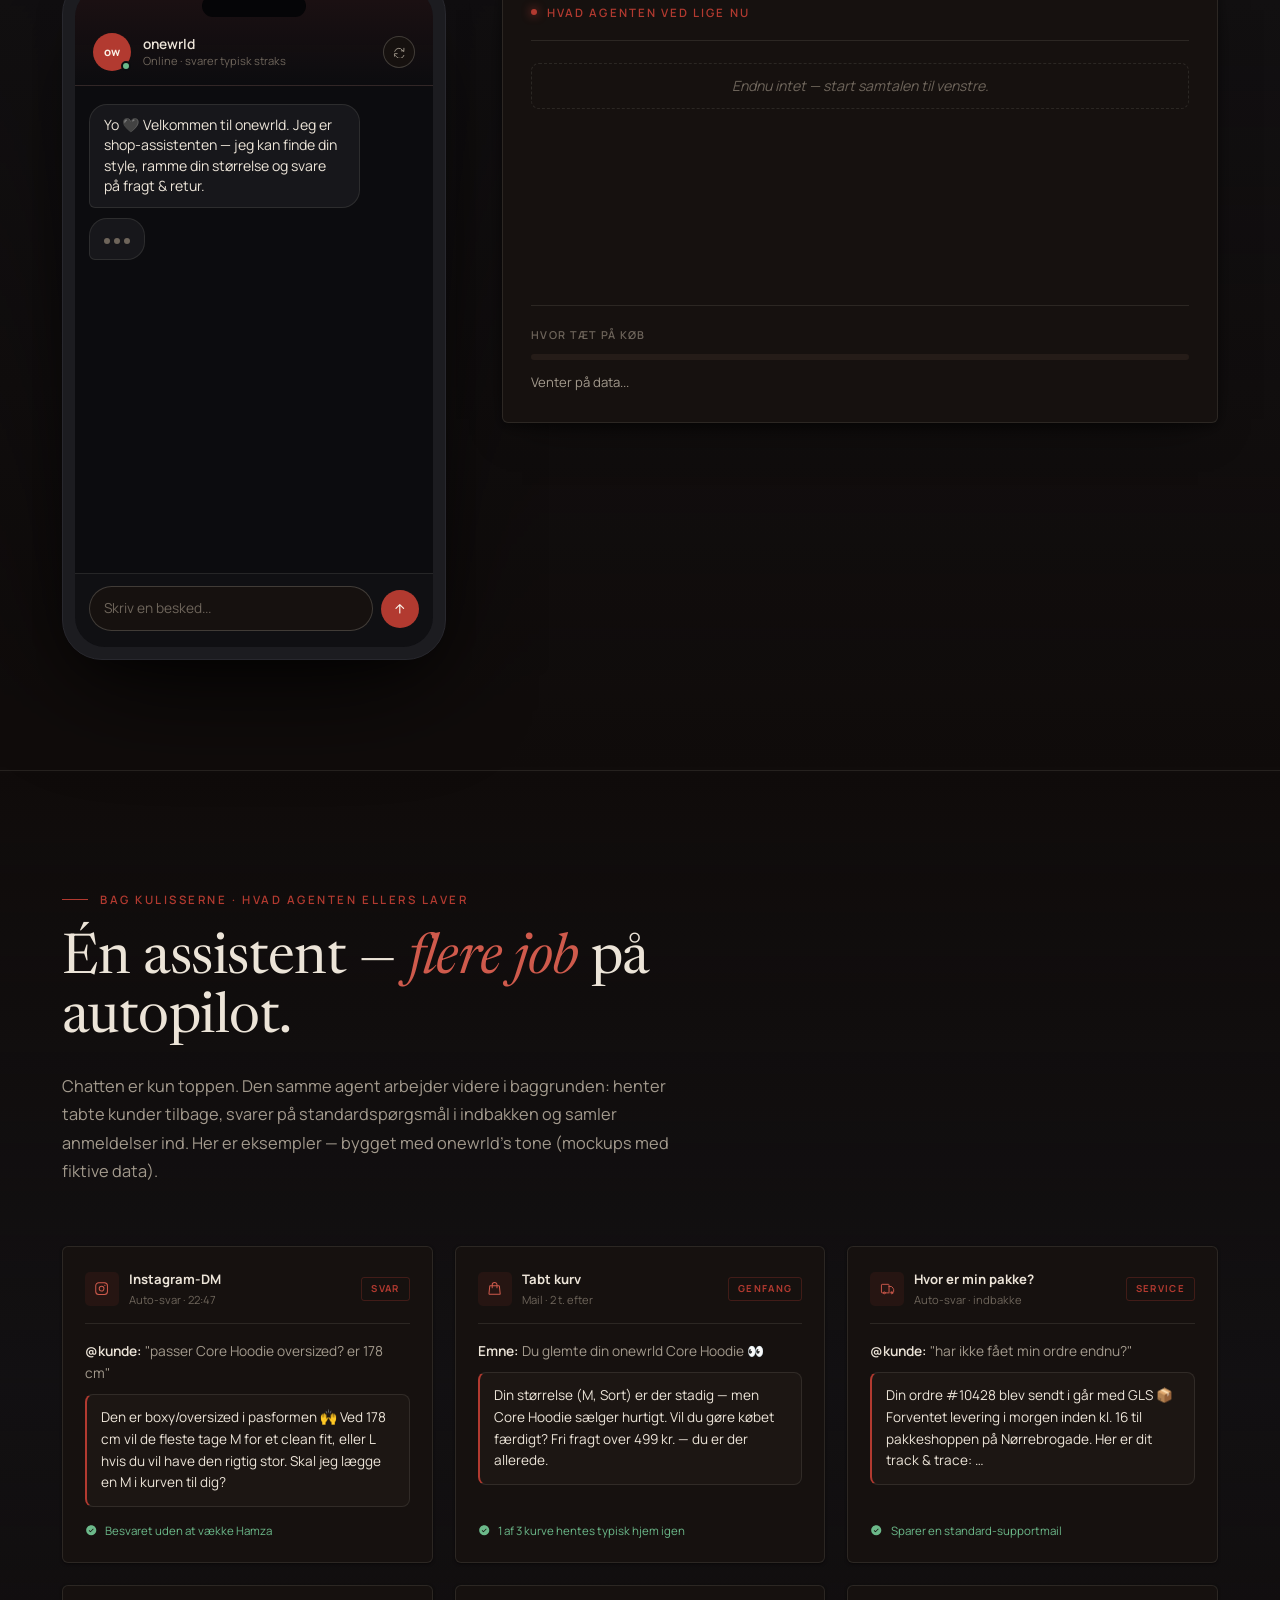
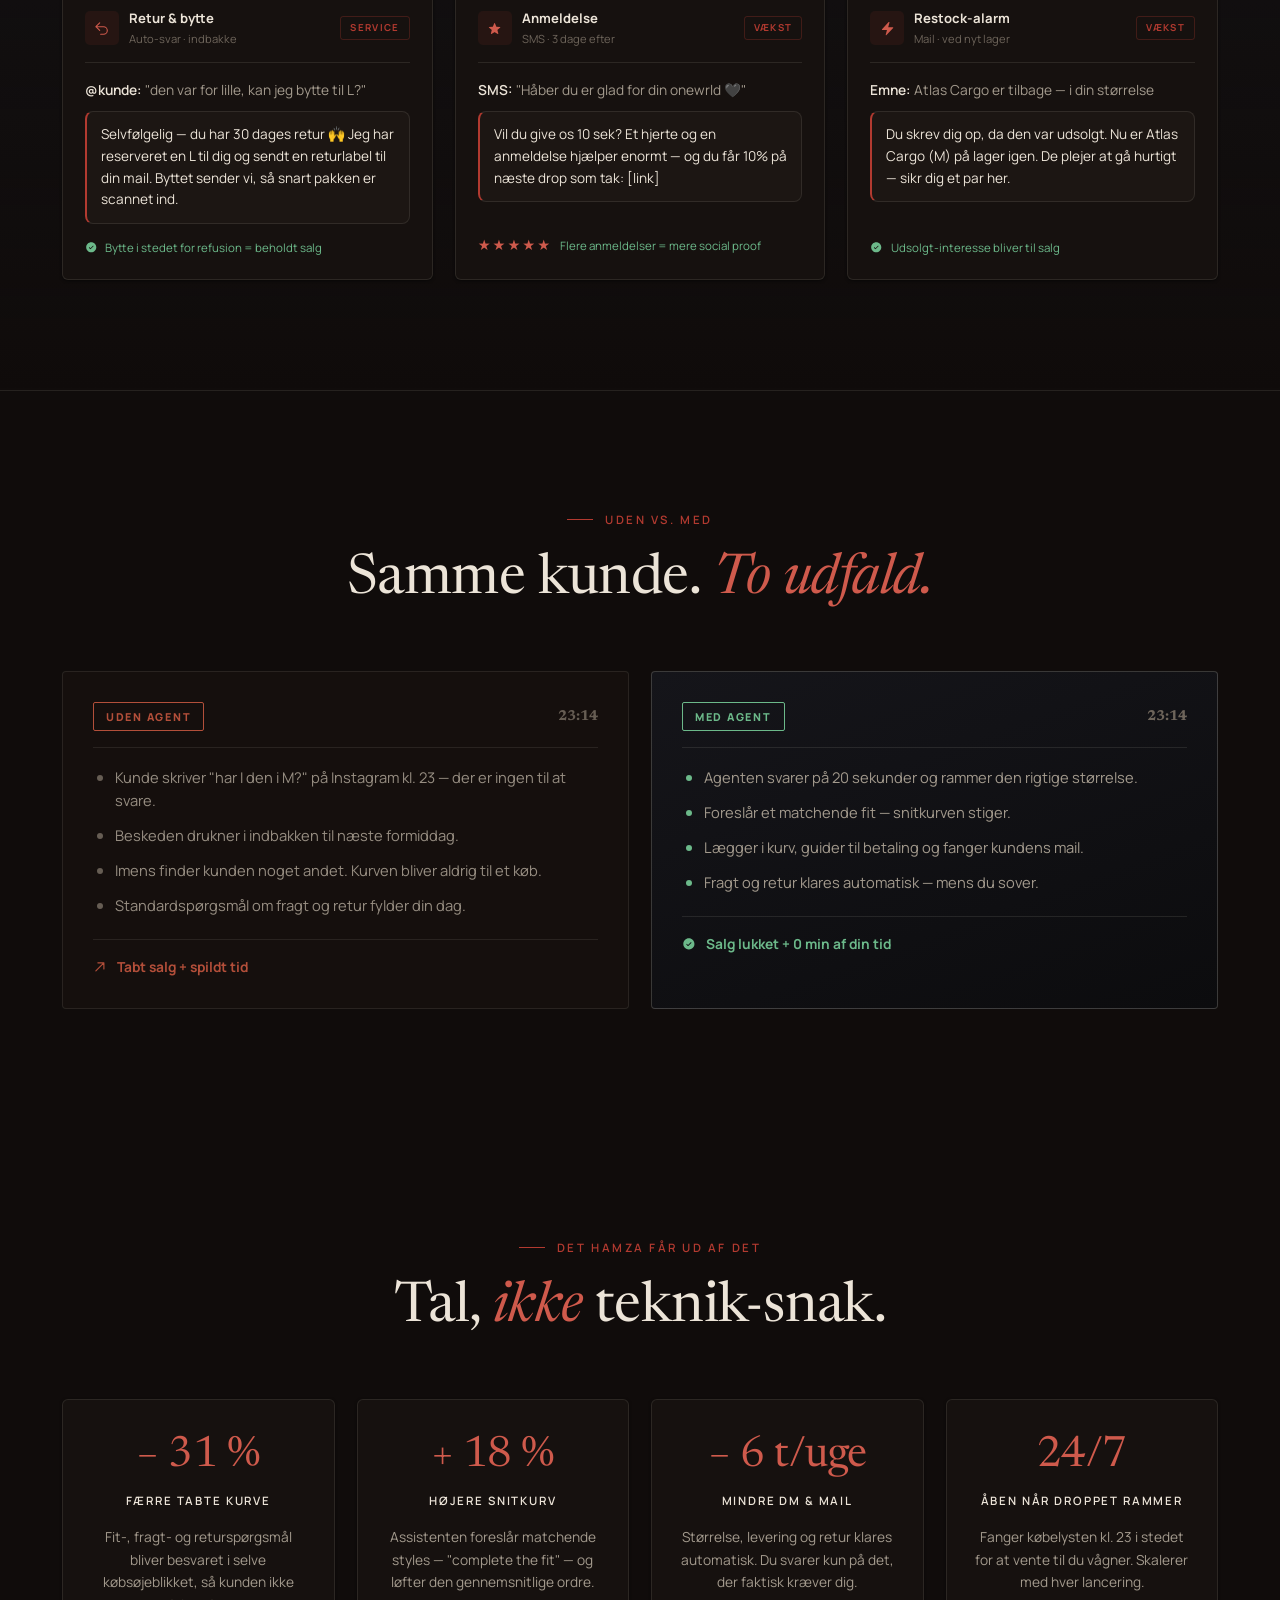
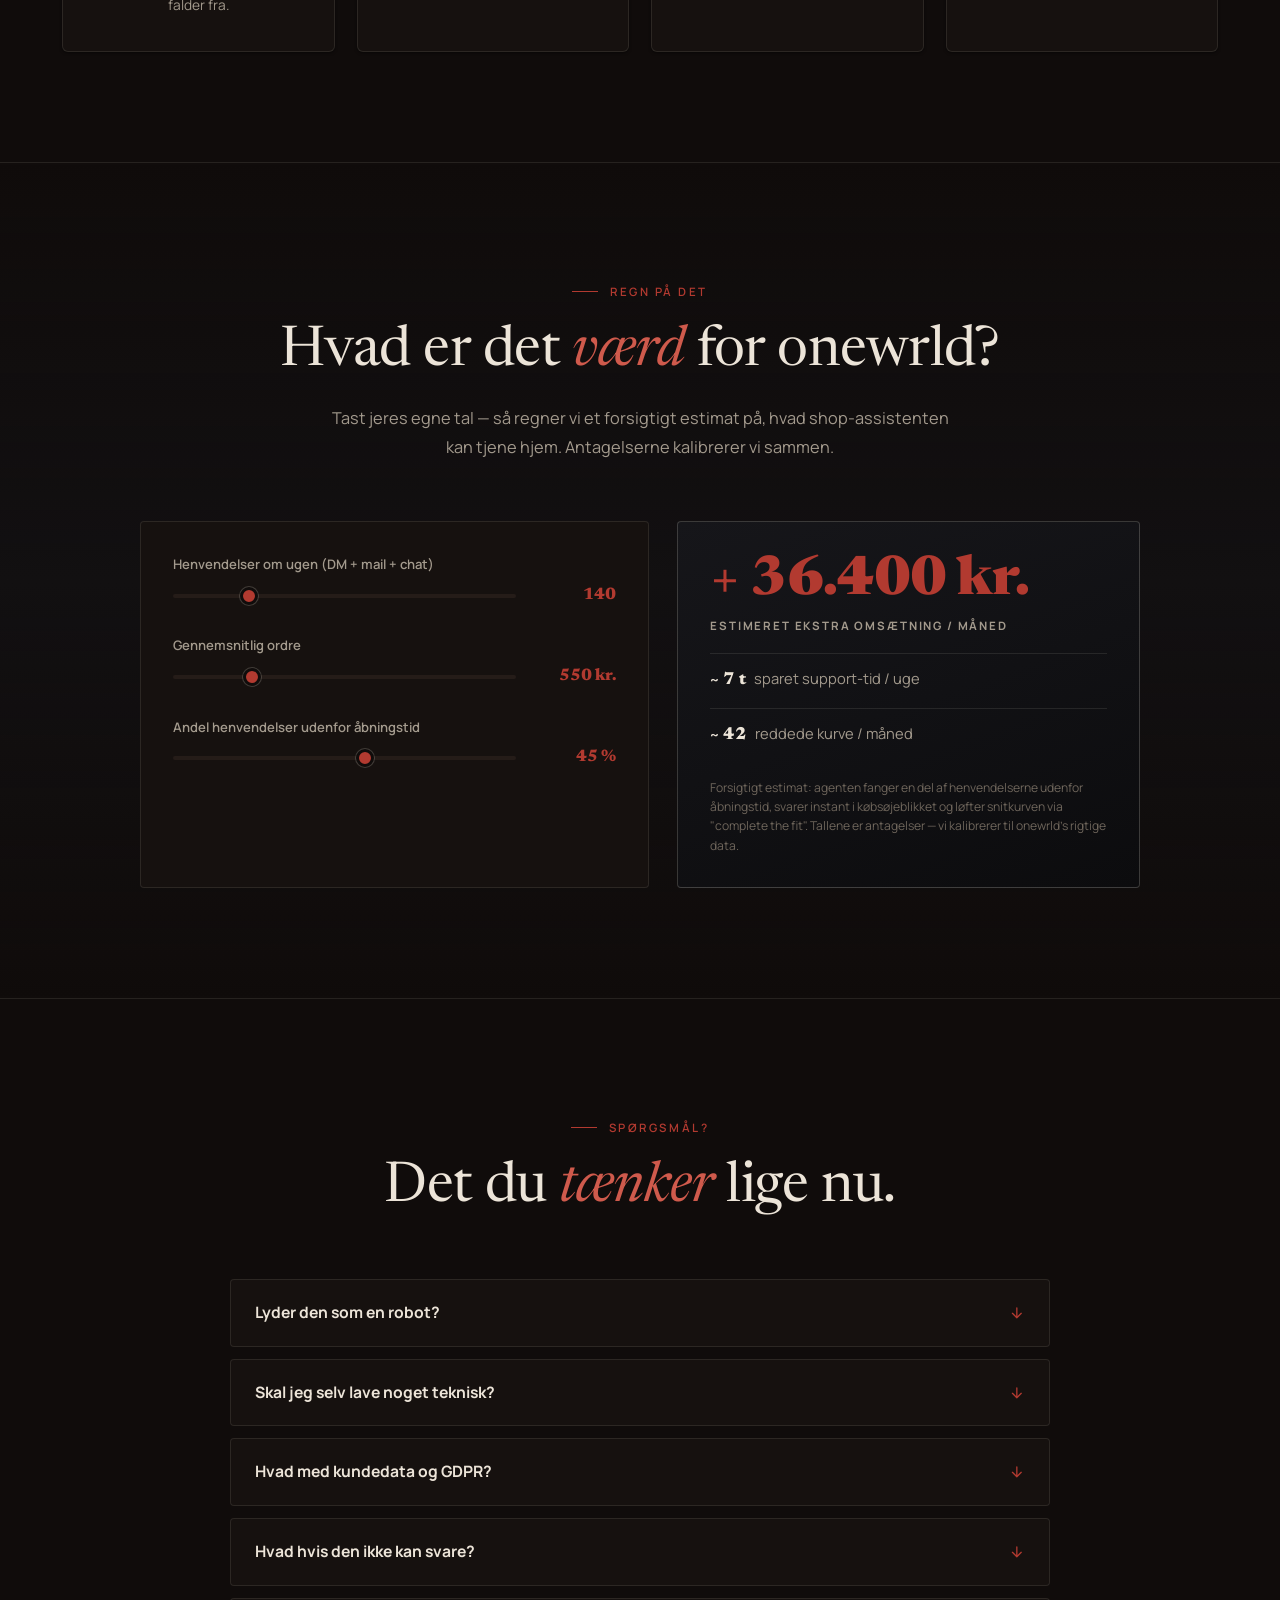
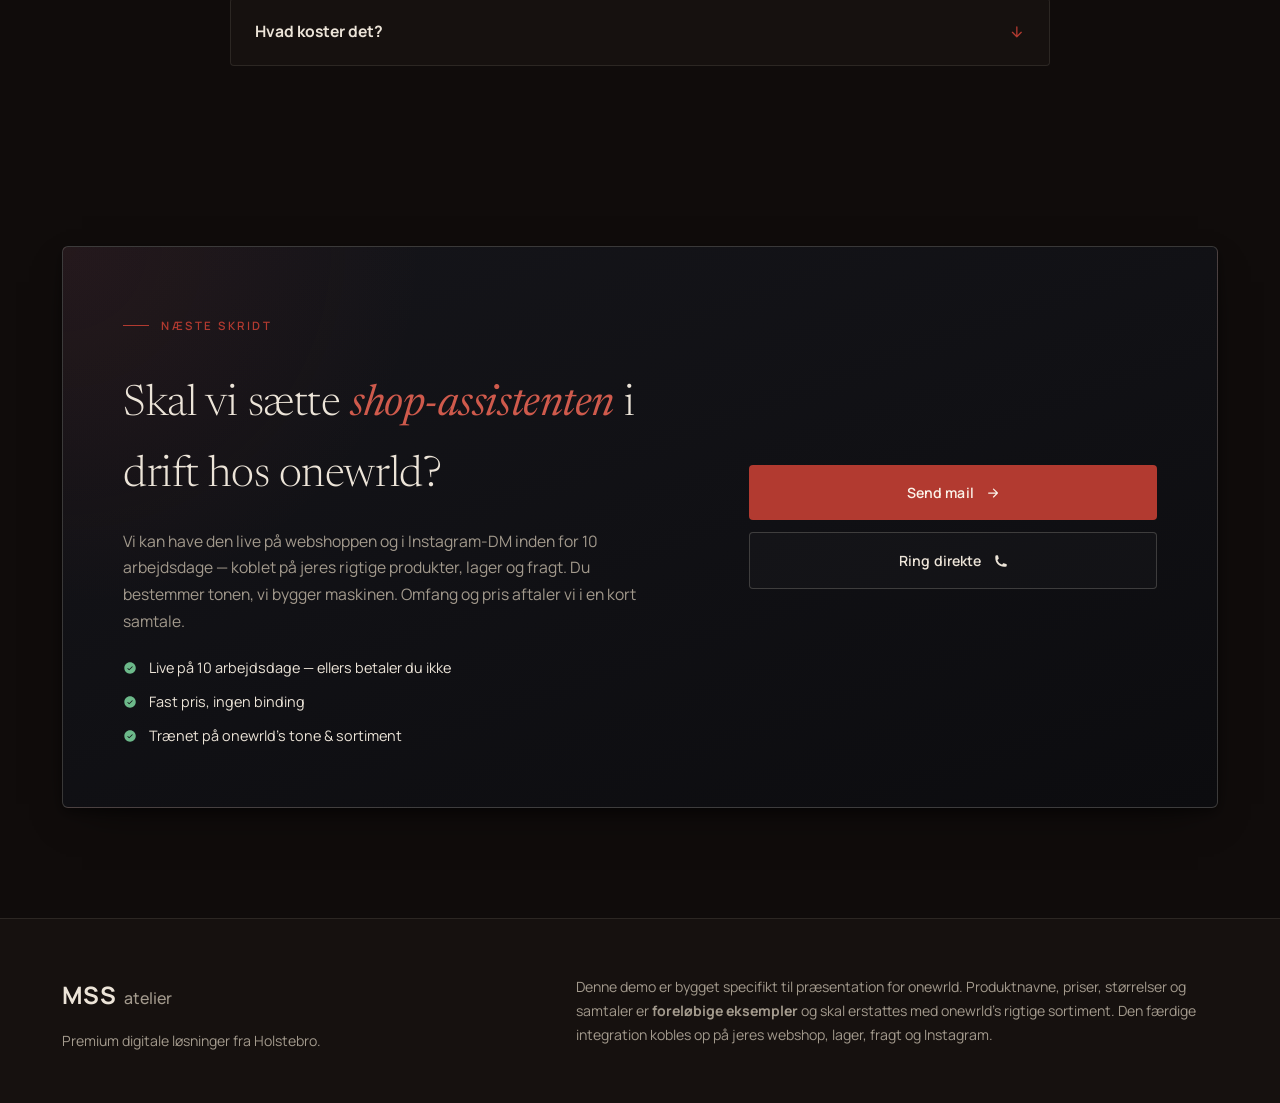
<file: Agents/OneWrld/index.html>
<!DOCTYPE html>
<html lang="da">
<head>
<meta charset="UTF-8" />
<meta name="viewport" content="width=device-width, initial-scale=1.0" />
<meta name="description" content="Live demo: AI shop-assistent til onewrld — bygget af MSS Atelier." />
<meta name="robots" content="noindex,nofollow" />
<title>AI shop-assistent demo — onewrld × MSS Atelier</title>

<link rel="preconnect" href="https://fonts.googleapis.com" />
<link rel="preconnect" href="https://fonts.gstatic.com" crossorigin />
<link href="https://fonts.googleapis.com/css2?family=Newsreader:ital,opsz,wght@0,6..72,300;0,6..72,400;0,6..72,500;0,6..72,600;1,6..72,300;1,6..72,400;1,6..72,500&family=Manrope:wght@300;400;500;600;700&display=swap" rel="stylesheet" />
<link rel="stylesheet" href="style.css" />
</head>
<body>

<nav class="nav" id="nav">
  <a href="../../" class="nav-logo">
    <span class="nav-logo-mark">MSS</span>
    <span class="nav-logo-sub">Atelier</span>
  </a>
  <div class="nav-meta">
    <span class="nav-pill"><span class="dot"></span>Live demo</span>
    <span class="nav-client">onewrld</span>
  </div>
</nav>

<main>

<!-- HERO -->
<section class="hero">
  <div class="container">
    <div class="hero-eyebrow">
      <span class="hero-eyebrow-line"></span>
      <span class="hero-eyebrow-text">Forberedt til onewrld · Hamza</span>
    </div>
    <h1 class="hero-title">
      En sælger i<br/>
      webshoppen<br/>
      der aldrig <em>logger af.</em>
    </h1>
    <p class="hero-subtitle">
      Hvert drop sender en bølge af beskeder: <strong>"har I den i medium?"</strong>, "hvornår kommer den tilbage?", "hvor er min pakke?". De fleste spørger om aftenen — og kurven bliver tom, hvis ingen er der til at svare. Så vi byggede en, der altid er. En der svarer i onewrld's tone, hjælper kunden i mål og giver dig roen tilbage. Prøv den herunder.
    </p>
    <div class="hero-actions">
      <a href="#chat" class="btn-primary">Prøv shop-assistenten <i class="fa-arrow-right"></i></a>
      <a href="#roi" class="btn-secondary">Se hvad det giver</a>
    </div>
    <div class="hero-stats">
      <div class="stat"><span class="stat-num">24/7</span><span class="stat-lbl">Svarer på DM &amp; chat</span></div>
      <div class="stat"><span class="stat-num">&lt; 1 min</span><span class="stat-lbl">Svartid</span></div>
      <div class="stat"><span class="stat-num">31 %</span><span class="stat-lbl">Færre tabte kurve</span></div>
    </div>
  </div>
</section>

<!-- PROOF STRIP -->
<section class="proof-section">
  <div class="container">
    <div class="proof-bar">
      <div class="proof-item"><span class="proof-stars">★★★★★</span><span><strong>4,9</strong> / 5 i kundeoplevelse</span></div>
      <div class="proof-item"><i class="fa-message"></i><span>Svarer på dansk, engelsk &amp; arabisk</span></div>
      <div class="proof-item"><i class="fa-bag-shopping"></i><span>Bygget til Shopify &amp; Instagram-DM</span></div>
      <div class="proof-item"><i class="fa-bolt"></i><span>Live på 10 arbejdsdage</span></div>
    </div>
  </div>
</section>

<!-- INTERACTIVE CHAT -->
<section id="chat" class="chat-section">
  <div class="container">
    <div class="section-head">
      <span class="section-label">Prøv den selv · Shop-assistenten</span>
      <h2 class="section-title">Den hjælper kunden i mål — <em>mens du sover.</em></h2>
      <p class="section-sub">
        Skriv som var du en kunde på onewrld.com eller i en Instagram-DM. Assistenten finder den rigtige style, gætter størrelsen, svarer på fragt og retur — og samler en færdig kurv. Til højre ser du, hvad agenten opfanger undervejs, og hvor tæt kunden er på at trykke "køb".
      </p>
    </div>

    <div class="demo-controls">
      <button id="autoplay-btn" class="autoplay-btn" type="button"><span class="ap-ico">▶</span> Afspil demo (hands-free)</button>
      <span class="demo-hint">Se agenten køre en hel samtale af sig selv — eller skriv i chatten.</span>
      <a class="scene-link" href="scene.html" target="_blank" rel="noopener">Åbn fuldskærms-reel <i class="fa-arrow-up-right"></i></a>
    </div>

    <div class="demo-stage">
      <div class="phone">
        <div class="phone-notch"></div>
        <div class="phone-screen">
          <div class="chat-header">
            <div class="chat-avatar">
              <span class="avatar-glyph">ow</span>
              <span class="avatar-status"></span>
            </div>
            <div class="chat-meta">
              <strong>onewrld</strong>
              <span>Online · svarer typisk straks</span>
            </div>
            <button class="chat-reset" id="chat-reset" title="Start forfra" aria-label="Start forfra"><i class="fa-rotate-right"></i></button>
          </div>
          <div class="chat-body" id="chat-body" role="log" aria-live="polite"></div>
          <div class="chat-suggestions" id="chat-suggestions"></div>
          <form class="chat-input-row" id="chat-form" autocomplete="off">
            <input type="text" id="chat-input" placeholder="Skriv en besked..." aria-label="Besked til onewrld" />
            <button type="submit" aria-label="Send"><i class="fa-arrow-up"></i></button>
          </form>
        </div>
      </div>

      <aside class="ticker" aria-label="Live-data fra agenten">
        <header><span class="dot"></span>Hvad agenten ved lige nu</header>
        <ul id="ticker-list">
          <li class="empty">Endnu intet — start samtalen til venstre.</li>
        </ul>
        <footer id="ticker-foot">
          <span class="lbl">Hvor tæt på køb</span>
          <div class="score-bar"><div class="score-fill" id="score-fill"></div></div>
          <span id="score-text">Venter på data...</span>
        </footer>
      </aside>
    </div>
  </div>
</section>

<!-- BEHIND THE SCENES -->
<section class="bts-section">
  <div class="container">
    <div class="section-head">
      <span class="section-label">Bag kulisserne · Hvad agenten ellers laver</span>
      <h2 class="section-title">Én assistent — <em>flere job</em> på autopilot.</h2>
      <p class="section-sub">
        Chatten er kun toppen. Den samme agent arbejder videre i baggrunden: henter tabte kunder tilbage, svarer på standardspørgsmål i indbakken og samler anmeldelser ind. Her er eksempler — bygget med onewrld's tone (mockups med fiktive data).
      </p>
    </div>

    <div class="bts-grid">
      <div class="bts-card fade-up">
        <div class="bts-head">
          <span class="bts-ico"><i class="fa-instagram"></i></span>
          <div><div class="t">Instagram-DM</div><div class="s">Auto-svar · 22:47</div></div>
          <span class="bts-tag">Svar</span>
        </div>
        <div class="bts-body">
          <span class="from">@kunde:</span> "passer Core Hoodie oversized? er 178 cm"
          <div class="quote">Den er boxy/oversized i pasformen 🙌 Ved 178 cm vil de fleste tage M for et clean fit, eller L hvis du vil have den rigtig stor. Skal jeg lægge en M i kurven til dig?</div>
        </div>
        <div class="bts-foot"><i class="fa-circle-check"></i> Besvaret uden at vække Hamza</div>
      </div>

      <div class="bts-card fade-up">
        <div class="bts-head">
          <span class="bts-ico"><i class="fa-bag-shopping"></i></span>
          <div><div class="t">Tabt kurv</div><div class="s">Mail · 2 t. efter</div></div>
          <span class="bts-tag">Genfang</span>
        </div>
        <div class="bts-body">
          <span class="from">Emne:</span> Du glemte din onewrld Core Hoodie 👀
          <div class="quote">Din størrelse (M, Sort) er der stadig — men Core Hoodie sælger hurtigt. Vil du gøre købet færdigt? Fri fragt over 499 kr. — du er der allerede.</div>
        </div>
        <div class="bts-foot"><i class="fa-circle-check"></i> 1 af 3 kurve hentes typisk hjem igen</div>
      </div>

      <div class="bts-card fade-up">
        <div class="bts-head">
          <span class="bts-ico"><i class="fa-truck"></i></span>
          <div><div class="t">Hvor er min pakke?</div><div class="s">Auto-svar · indbakke</div></div>
          <span class="bts-tag">Service</span>
        </div>
        <div class="bts-body">
          <span class="from">@kunde:</span> "har ikke fået min ordre endnu?"
          <div class="quote">Din ordre #10428 blev sendt i går med GLS 📦 Forventet levering i morgen inden kl. 16 til pakkeshoppen på Nørrebrogade. Her er dit track &amp; trace: …</div>
        </div>
        <div class="bts-foot"><i class="fa-circle-check"></i> Sparer en standard-supportmail</div>
      </div>

      <div class="bts-card fade-up">
        <div class="bts-head">
          <span class="bts-ico"><i class="fa-rotate-left"></i></span>
          <div><div class="t">Retur &amp; bytte</div><div class="s">Auto-svar · indbakke</div></div>
          <span class="bts-tag">Service</span>
        </div>
        <div class="bts-body">
          <span class="from">@kunde:</span> "den var for lille, kan jeg bytte til L?"
          <div class="quote">Selvfølgelig — du har 30 dages retur 🙌 Jeg har reserveret en L til dig og sendt en returlabel til din mail. Byttet sender vi, så snart pakken er scannet ind.</div>
        </div>
        <div class="bts-foot"><i class="fa-circle-check"></i> Bytte i stedet for refusion = beholdt salg</div>
      </div>

      <div class="bts-card fade-up">
        <div class="bts-head">
          <span class="bts-ico"><i class="fa-star"></i></span>
          <div><div class="t">Anmeldelse</div><div class="s">SMS · 3 dage efter</div></div>
          <span class="bts-tag">Vækst</span>
        </div>
        <div class="bts-body">
          <span class="from">SMS:</span> "Håber du er glad for din onewrld 🖤"
          <div class="quote">Vil du give os 10 sek? Et hjerte og en anmeldelse hjælper enormt — og du får 10% på næste drop som tak: [link]</div>
        </div>
        <div class="bts-foot"><span class="bts-stars">★★★★★</span> Flere anmeldelser = mere social proof</div>
      </div>

      <div class="bts-card fade-up">
        <div class="bts-head">
          <span class="bts-ico"><i class="fa-bolt"></i></span>
          <div><div class="t">Restock-alarm</div><div class="s">Mail · ved nyt lager</div></div>
          <span class="bts-tag">Vækst</span>
        </div>
        <div class="bts-body">
          <span class="from">Emne:</span> Atlas Cargo er tilbage — i din størrelse
          <div class="quote">Du skrev dig op, da den var udsolgt. Nu er Atlas Cargo (M) på lager igen. De plejer at gå hurtigt — sikr dig et par her.</div>
        </div>
        <div class="bts-foot"><i class="fa-circle-check"></i> Udsolgt-interesse bliver til salg</div>
      </div>
    </div>
  </div>
</section>

<!-- COMPARE -->
<section class="compare-section">
  <div class="container">
    <div class="section-head center">
      <span class="section-label center-label">Uden vs. med</span>
      <h2 class="section-title">Samme kunde. <em>To udfald.</em></h2>
    </div>
    <div class="compare-grid">
      <div class="compare-col before fade-up">
        <div class="compare-head"><span class="co-tag">Uden agent</span><span class="co-time">23:14</span></div>
        <ul>
          <li>Kunde skriver "har I den i M?" på Instagram kl. 23 — der er ingen til at svare.</li>
          <li>Beskeden drukner i indbakken til næste formiddag.</li>
          <li>Imens finder kunden noget andet. Kurven bliver aldrig til et køb.</li>
          <li>Standardspørgsmål om fragt og retur fylder din dag.</li>
        </ul>
        <div class="compare-foot lost"><i class="fa-arrow-up-right"></i> Tabt salg + spildt tid</div>
      </div>
      <div class="compare-col after fade-up">
        <div class="compare-head"><span class="co-tag on">Med agent</span><span class="co-time">23:14</span></div>
        <ul>
          <li>Agenten svarer på 20 sekunder og rammer den rigtige størrelse.</li>
          <li>Foreslår et matchende fit — snitkurven stiger.</li>
          <li>Lægger i kurv, guider til betaling og fanger kundens mail.</li>
          <li>Fragt og retur klares automatisk — mens du sover.</li>
        </ul>
        <div class="compare-foot won"><i class="fa-circle-check"></i> Salg lukket + 0 min af din tid</div>
      </div>
    </div>
  </div>
</section>

<!-- ROI -->
<section id="roi">
  <div class="container">
    <div class="section-head center">
      <span class="section-label center-label">Det Hamza får ud af det</span>
      <h2 class="section-title">Tal, <em>ikke</em> teknik-snak.</h2>
    </div>

    <div class="roi-grid">
      <div class="roi-card fade-up">
        <span class="roi-num">− 31 %</span>
        <span class="roi-lbl">Færre tabte kurve</span>
        <p>Fit-, fragt- og returspørgsmål bliver besvaret i selve købsøjeblikket, så kunden ikke falder fra.</p>
      </div>
      <div class="roi-card fade-up">
        <span class="roi-num">+ 18 %</span>
        <span class="roi-lbl">Højere snitkurv</span>
        <p>Assistenten foreslår matchende styles — "complete the fit" — og løfter den gennemsnitlige ordre.</p>
      </div>
      <div class="roi-card fade-up">
        <span class="roi-num">− 6 t/uge</span>
        <span class="roi-lbl">Mindre DM &amp; mail</span>
        <p>Størrelse, levering og retur klares automatisk. Du svarer kun på det, der faktisk kræver dig.</p>
      </div>
      <div class="roi-card fade-up">
        <span class="roi-num">24/7</span>
        <span class="roi-lbl">Åben når droppet rammer</span>
        <p>Fanger købelysten kl. 23 i stedet for at vente til du vågner. Skalerer med hver lancering.</p>
      </div>
    </div>
  </div>
</section>

<!-- ROI CALCULATOR -->
<section class="calc-section">
  <div class="container">
    <div class="section-head center">
      <span class="section-label center-label">Regn på det</span>
      <h2 class="section-title">Hvad er det <em>værd</em> for onewrld?</h2>
      <p class="section-sub" style="margin:0 auto;">Tast jeres egne tal — så regner vi et forsigtigt estimat på, hvad shop-assistenten kan tjene hjem. Antagelserne kalibrerer vi sammen.</p>
    </div>
    <div class="calc">
      <div class="calc-inputs">
        <label class="calc-field">
          <span>Henvendelser om ugen (DM + mail + chat)</span>
          <input type="range" id="calc-msgs" min="20" max="600" step="10" value="140" />
          <output id="calc-msgs-out">140</output>
        </label>
        <label class="calc-field">
          <span>Gennemsnitlig ordre</span>
          <input type="range" id="calc-aov" min="150" max="2000" step="50" value="550" />
          <output id="calc-aov-out">550 kr.</output>
        </label>
        <label class="calc-field">
          <span>Andel henvendelser udenfor åbningstid</span>
          <input type="range" id="calc-after" min="0" max="80" step="5" value="45" />
          <output id="calc-after-out">45 %</output>
        </label>
      </div>
      <div class="calc-results">
        <div class="calc-kpi">
          <span class="calc-num" id="calc-rev">–</span>
          <span class="calc-lbl">Estimeret ekstra omsætning / måned</span>
        </div>
        <div class="calc-row"><span id="calc-saved">–</span> sparet support-tid / uge</div>
        <div class="calc-row"><span id="calc-carts">–</span> reddede kurve / måned</div>
        <p class="calc-note">Forsigtigt estimat: agenten fanger en del af henvendelserne udenfor åbningstid, svarer instant i købsøjeblikket og løfter snitkurven via "complete the fit". Tallene er antagelser — vi kalibrerer til onewrld's rigtige data.</p>
      </div>
    </div>
  </div>
</section>

<!-- FAQ -->
<section class="faq-section">
  <div class="container">
    <div class="section-head center">
      <span class="section-label center-label">Spørgsmål?</span>
      <h2 class="section-title">Det du <em>tænker</em> lige nu.</h2>
    </div>
    <div class="faq">
      <details class="faq-item">
        <summary>Lyder den som en robot? <i class="fa-arrow-right"></i></summary>
        <p>Nej. Vi træner den på onewrld's tone — emojis, slang, korte svar — så den lyder som jer, ikke som en hjælpe-bot. Du godkender tonen, før den går live.</p>
      </details>
      <details class="faq-item">
        <summary>Skal jeg selv lave noget teknisk? <i class="fa-arrow-right"></i></summary>
        <p>Nej. Vi kobler den på jeres webshop (fx Shopify) og Instagram, sætter den op og tester. Du skal bare give grønt lys på tone og svar.</p>
      </details>
      <details class="faq-item">
        <summary>Hvad med kundedata og GDPR? <i class="fa-arrow-right"></i></summary>
        <p>Data bliver i jeres egne systemer og behandles efter reglerne. Intet videresælges. Agenten bruger kun det, den skal, for at hjælpe kunden.</p>
      </details>
      <details class="faq-item">
        <summary>Hvad hvis den ikke kan svare? <i class="fa-arrow-right"></i></summary>
        <p>Så siger den det ærligt og sender samtalen videre til jer med det samme — og vi træner den på de tilfælde, så den bliver skarpere over tid.</p>
      </details>
      <details class="faq-item">
        <summary>Hvad koster det? <i class="fa-arrow-right"></i></summary>
        <p>Fast pris og ingen binding. Det præcise omfang — kanaler, sprog, integrationer — aftaler vi i et kort kald, så I kun betaler for det, I bruger.</p>
      </details>
    </div>
  </div>
</section>

<!-- CTA -->
<section class="cta-section">
  <div class="container">
    <div class="cta-card">
      <div>
        <span class="section-label">Næste skridt</span>
        <h2>Skal vi sætte <em>shop-assistenten</em> i drift hos onewrld?</h2>
        <p>Vi kan have den live på webshoppen og i Instagram-DM inden for 10 arbejdsdage — koblet på jeres rigtige produkter, lager og fragt. Du bestemmer tonen, vi bygger maskinen. Omfang og pris aftaler vi i en kort samtale.</p>
        <ul class="cta-guarantees">
          <li><i class="fa-circle-check"></i> Live på 10 arbejdsdage — ellers betaler du ikke</li>
          <li><i class="fa-circle-check"></i> Fast pris, ingen binding</li>
          <li><i class="fa-circle-check"></i> Trænet på onewrld's tone &amp; sortiment</li>
        </ul>
      </div>
      <div class="cta-actions">
        <a href="mailto:malthe@mssatelier.com?subject=AI%20shop-assistent%20til%20onewrld" class="btn-primary">Send mail <i class="fa-arrow-right"></i></a>
        <a href="tel:+4542428755" class="btn-secondary">Ring direkte <i class="fa-phone"></i></a>
      </div>
    </div>
  </div>
</section>

</main>

<footer class="footer">
  <div class="container">
    <div class="footer-row">
      <div>
        <div class="footer-logo">
          <span class="footer-mark">MSS</span>
          <span class="footer-sub">Atelier</span>
        </div>
        <p>Premium digitale løsninger fra Holstebro.</p>
      </div>
      <p class="footer-disclaimer">
        Denne demo er bygget specifikt til præsentation for onewrld. Produktnavne, priser, størrelser og samtaler er <strong>foreløbige eksempler</strong> og skal erstattes med onewrld's rigtige sortiment. Den færdige integration kobles op på jeres webshop, lager, fragt og Instagram.
      </p>
    </div>
  </div>
</footer>

<script src="fa-icons.js"></script>
<script src="script.js"></script>
</body>
</html>
</file>
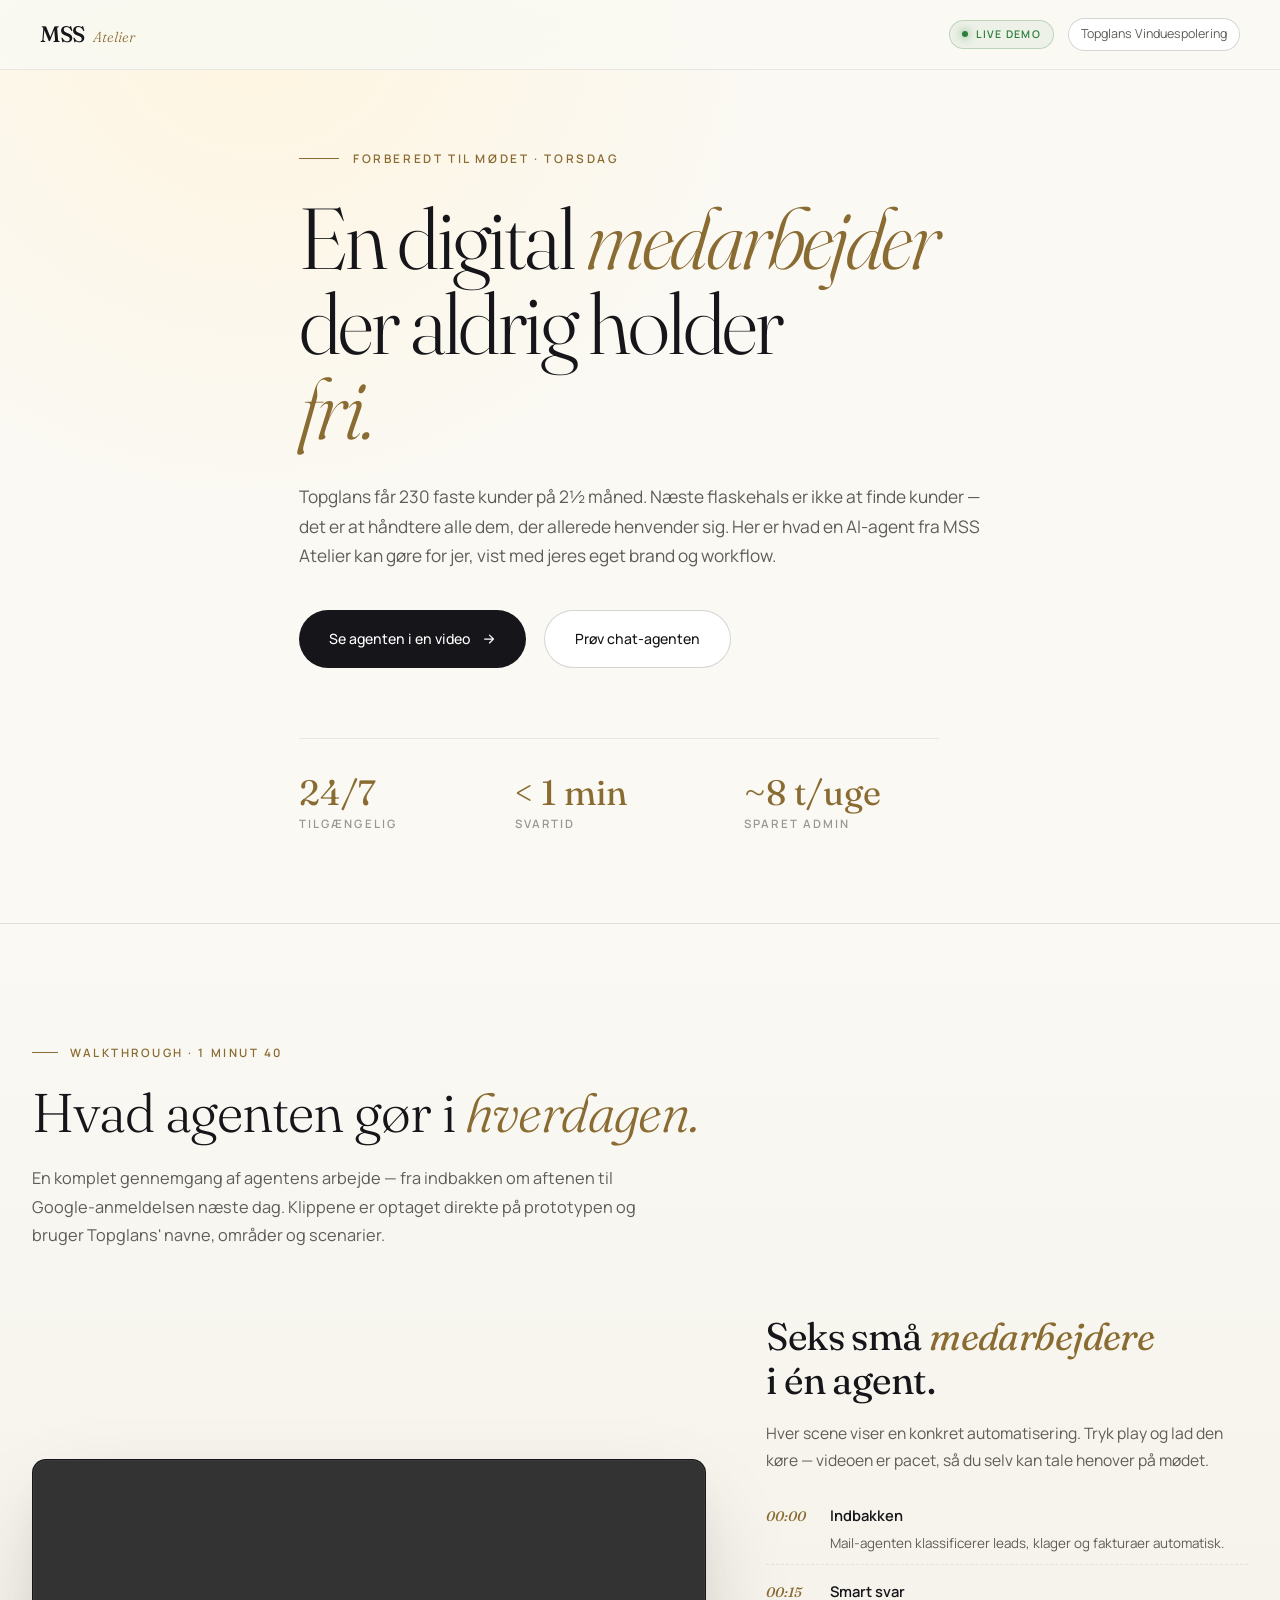
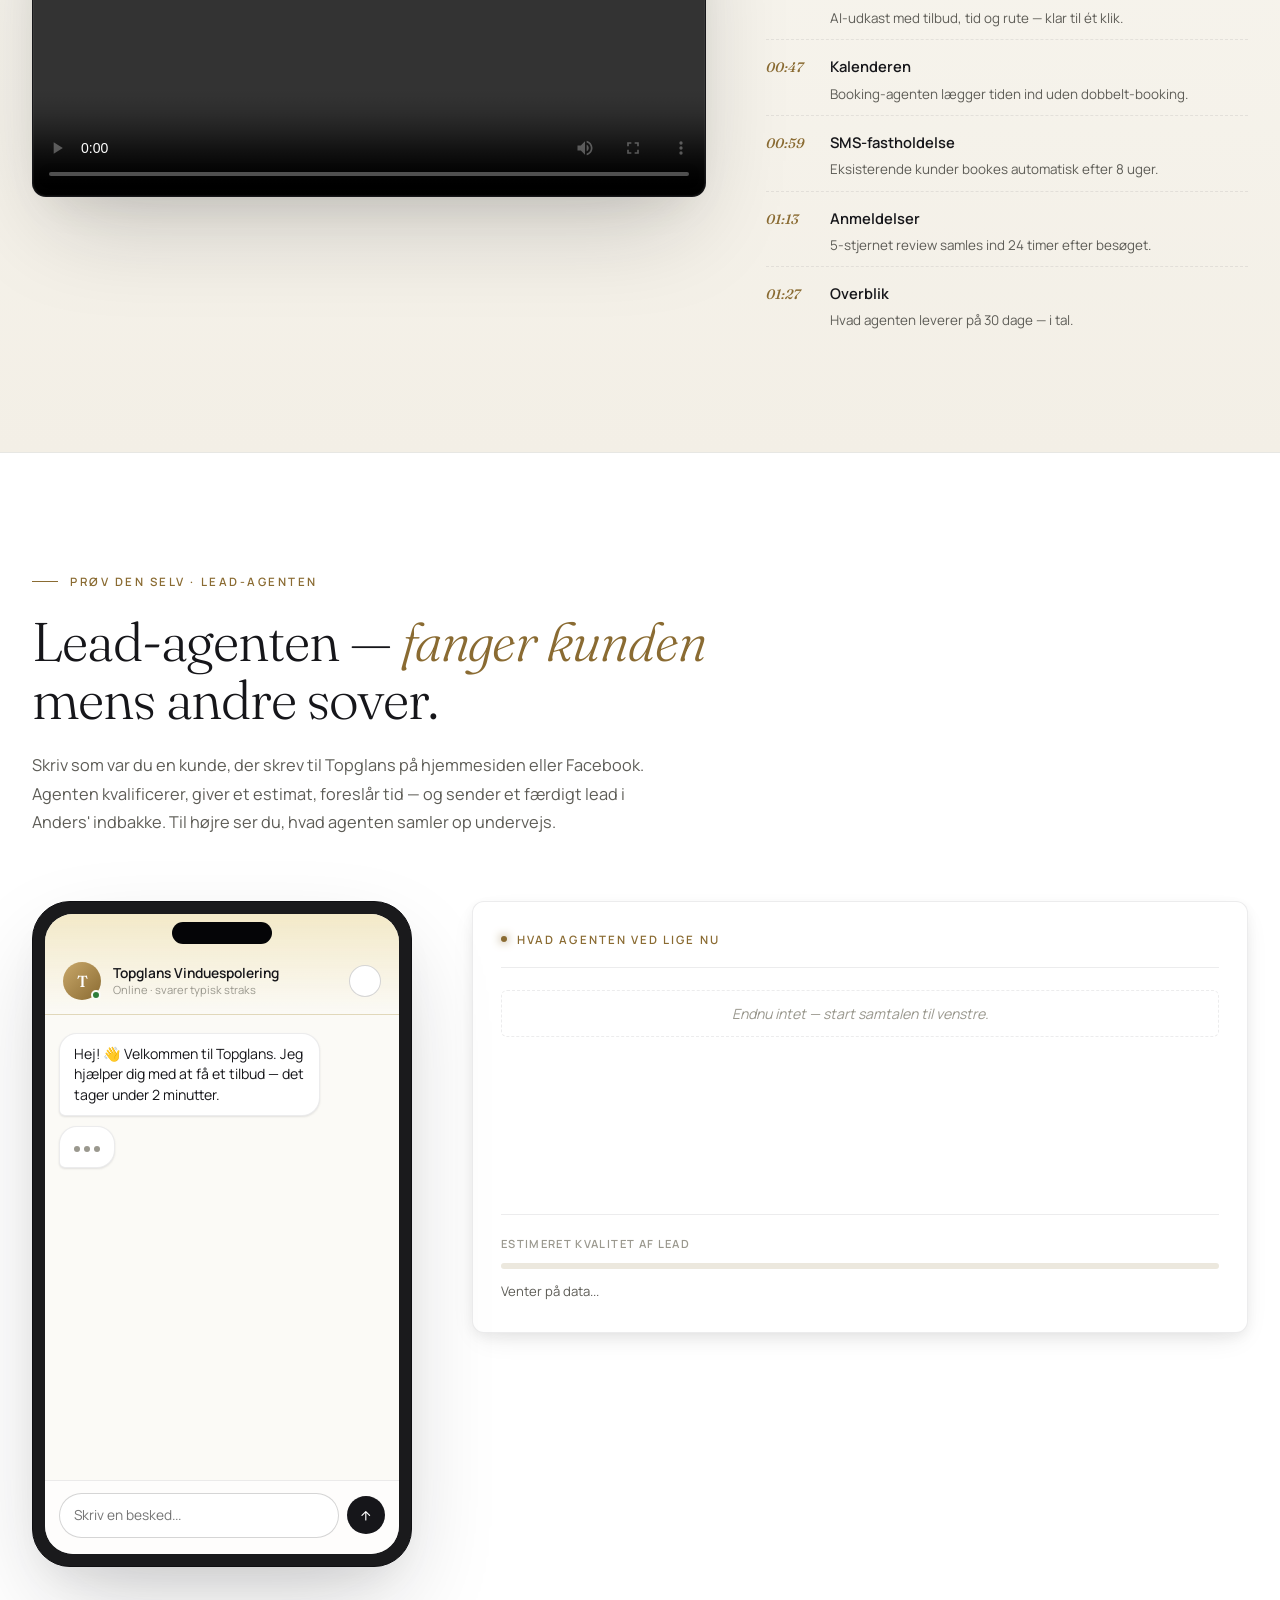
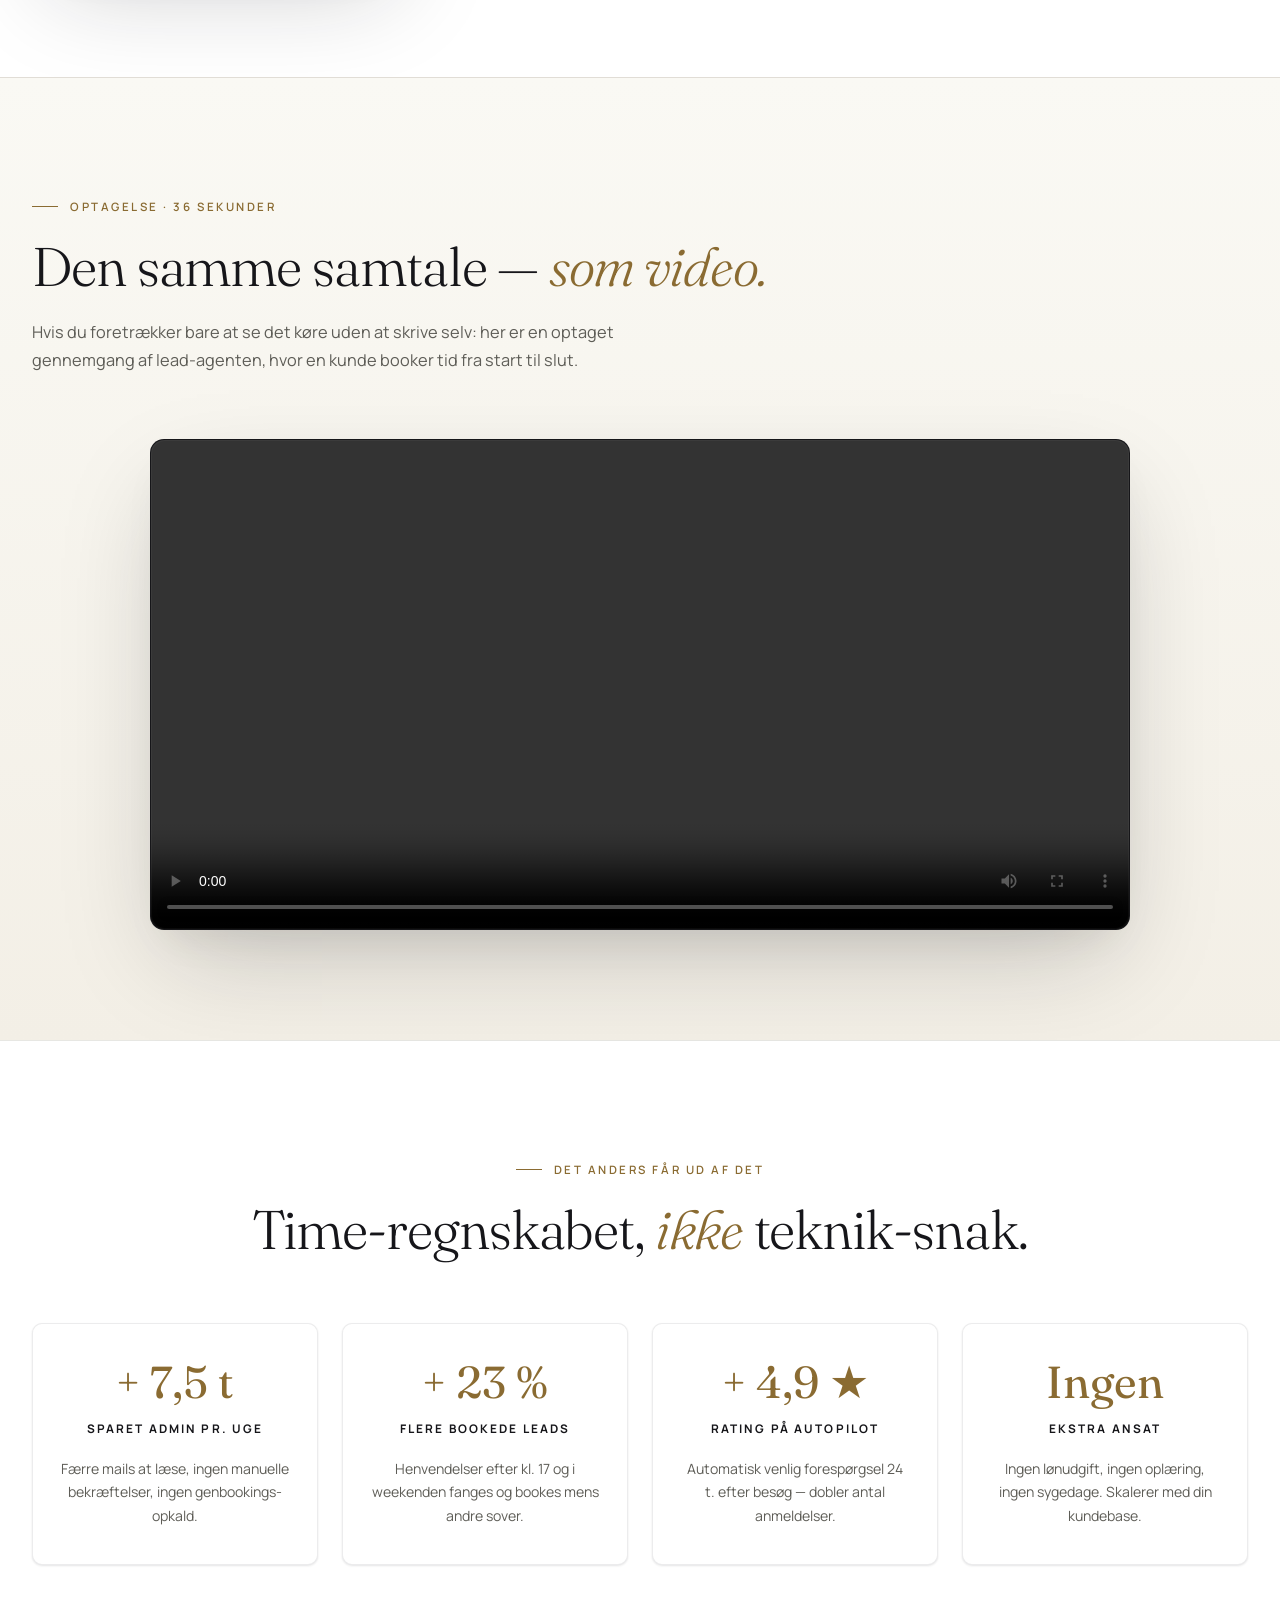
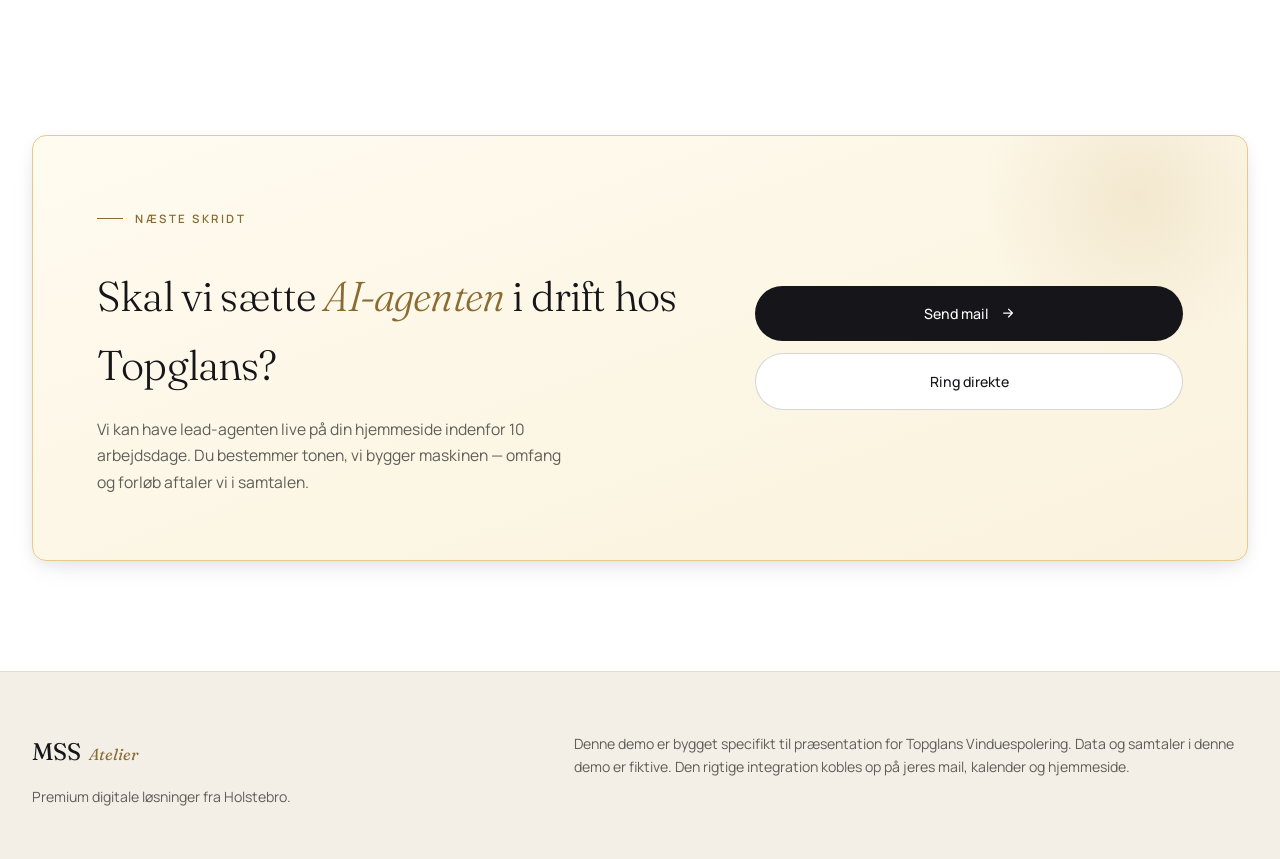
<file: Agents/Topglans/index.html>
<!DOCTYPE html>
<html lang="da">
<head>
<meta charset="UTF-8" />
<meta name="viewport" content="width=device-width, initial-scale=1.0" />
<meta name="description" content="Live demo: AI-agent til Topglans Vinduespolering — bygget af MSS Atelier." />
<meta name="robots" content="noindex,nofollow" />
<title>AI-agent demo — Topglans × MSS Atelier</title>

<link rel="preconnect" href="https://fonts.googleapis.com" />
<link rel="preconnect" href="https://fonts.gstatic.com" crossorigin />
<link href="https://fonts.googleapis.com/css2?family=Fraunces:ital,opsz,wght@0,9..144,300;0,9..144,400;0,9..144,500;0,9..144,600;1,9..144,300&family=Manrope:wght@300;400;500;600;700&display=swap" rel="stylesheet" />
<link rel="stylesheet" href="style.css" />
</head>
<body>

<nav class="nav" id="nav">
  <a href="../../" class="nav-logo">
    <span class="nav-logo-mark">MSS</span>
    <span class="nav-logo-sub">Atelier</span>
  </a>
  <div class="nav-meta">
    <span class="nav-pill"><span class="dot"></span>Live demo</span>
    <span class="nav-client">Topglans Vinduespolering</span>
  </div>
</nav>

<main>

<!-- HERO -->
<section class="hero">
  <div class="container">
    <div class="hero-eyebrow">
      <span class="hero-eyebrow-line"></span>
      <span class="hero-eyebrow-text">Forberedt til mødet · Torsdag</span>
    </div>
    <h1 class="hero-title">
      En digital <em>medarbejder</em><br/>
      der aldrig holder<br/>
      <em>fri.</em>
    </h1>
    <p class="hero-subtitle">
      Topglans får 230 faste kunder på 2½ måned. Næste flaskehals er ikke at finde kunder — det er at håndtere alle dem, der allerede henvender sig. Her er hvad en AI-agent fra MSS Atelier kan gøre for jer, vist med jeres eget brand og workflow.
    </p>
    <div class="hero-actions">
      <a href="#video-overblik" class="btn-primary">Se agenten i en video <i class="fa-solid fa-arrow-right"></i></a>
      <a href="#chat" class="btn-secondary">Prøv chat-agenten</a>
    </div>
    <div class="hero-stats">
      <div class="stat"><span class="stat-num">24/7</span><span class="stat-lbl">Tilgængelig</span></div>
      <div class="stat"><span class="stat-num">&lt; 1 min</span><span class="stat-lbl">Svartid</span></div>
      <div class="stat"><span class="stat-num">~8 t/uge</span><span class="stat-lbl">Sparet admin</span></div>
    </div>
  </div>
</section>

<!-- VIDEO: AGENT OVERBLIK (Video 02) -->
<section id="video-overblik" class="video-section">
  <div class="container">
    <div class="section-head">
      <span class="section-label">Walkthrough · 1 minut 40</span>
      <h2 class="section-title">Hvad agenten gør i <em>hverdagen.</em></h2>
      <p class="section-sub">
        En komplet gennemgang af agentens arbejde — fra indbakken om aftenen til Google-anmeldelsen næste dag. Klippene er optaget direkte på prototypen og bruger Topglans' navne, områder og scenarier.
      </p>
    </div>

    <div class="video-aside">
      <div class="video-frame">
        <video controls preload="metadata" playsinline>
          <source src="videos/02-agent-overblik.mp4" type="video/mp4" />
          Din browser kan ikke afspille videoer.
        </video>
      </div>
      <div class="video-aside-meta">
        <h3>Seks små <em>medarbejdere</em><br/>i én agent.</h3>
        <p>Hver scene viser en konkret automatisering. Tryk play og lad den køre — videoen er pacet, så du selv kan tale henover på mødet.</p>
        <ul class="video-chapters">
          <li><span class="chap-time">00:00</span><div class="chap-text"><strong>Indbakken</strong><span>Mail-agenten klassificerer leads, klager og fakturaer automatisk.</span></div></li>
          <li><span class="chap-time">00:15</span><div class="chap-text"><strong>Smart svar</strong><span>AI-udkast med tilbud, tid og rute — klar til ét klik.</span></div></li>
          <li><span class="chap-time">00:47</span><div class="chap-text"><strong>Kalenderen</strong><span>Booking-agenten lægger tiden ind uden dobbelt-booking.</span></div></li>
          <li><span class="chap-time">00:59</span><div class="chap-text"><strong>SMS-fastholdelse</strong><span>Eksisterende kunder bookes automatisk efter 8 uger.</span></div></li>
          <li><span class="chap-time">01:13</span><div class="chap-text"><strong>Anmeldelser</strong><span>5-stjernet review samles ind 24 timer efter besøget.</span></div></li>
          <li><span class="chap-time">01:27</span><div class="chap-text"><strong>Overblik</strong><span>Hvad agenten leverer på 30 dage — i tal.</span></div></li>
        </ul>
      </div>
    </div>
  </div>
</section>

<!-- INTERACTIVE CHAT -->
<section id="chat" class="chat-section">
  <div class="container">
    <div class="section-head">
      <span class="section-label">Prøv den selv · Lead-agenten</span>
      <h2 class="section-title">Lead-agenten — <em>fanger kunden</em> mens andre sover.</h2>
      <p class="section-sub">
        Skriv som var du en kunde, der skrev til Topglans på hjemmesiden eller Facebook. Agenten kvalificerer, giver et estimat, foreslår tid — og sender et færdigt lead i Anders' indbakke. Til højre ser du, hvad agenten samler op undervejs.
      </p>
    </div>

    <div class="demo-stage">
      <div class="phone">
        <div class="phone-notch"></div>
        <div class="phone-screen">
          <div class="chat-header">
            <div class="chat-avatar">
              <span class="avatar-glyph">T</span>
              <span class="avatar-status"></span>
            </div>
            <div class="chat-meta">
              <strong>Topglans Vinduespolering</strong>
              <span>Online · svarer typisk straks</span>
            </div>
            <button class="chat-reset" id="chat-reset" title="Start forfra"><i class="fa-solid fa-rotate-right"></i></button>
          </div>
          <div class="chat-body" id="chat-body" role="log" aria-live="polite"></div>
          <div class="chat-suggestions" id="chat-suggestions"></div>
          <form class="chat-input-row" id="chat-form" autocomplete="off">
            <input type="text" id="chat-input" placeholder="Skriv en besked..." aria-label="Besked til Topglans" />
            <button type="submit" aria-label="Send"><i class="fa-solid fa-arrow-up"></i></button>
          </form>
        </div>
      </div>

      <aside class="ticker" aria-label="Live-data fra agenten">
        <header><span class="dot"></span>Hvad agenten ved lige nu</header>
        <ul id="ticker-list">
          <li class="empty">Endnu intet — start samtalen til venstre.</li>
        </ul>
        <footer id="ticker-foot">
          <span class="lbl">Estimeret kvalitet af lead</span>
          <div class="score-bar"><div class="score-fill" id="score-fill"></div></div>
          <span id="score-text">Venter på data...</span>
        </footer>
      </aside>
    </div>
  </div>
</section>

<!-- VIDEO: LEAD-AGENTEN LIVE (Video 01) -->
<section class="video-section">
  <div class="container">
    <div class="section-head">
      <span class="section-label">Optagelse · 36 sekunder</span>
      <h2 class="section-title">Den samme samtale — <em>som video.</em></h2>
      <p class="section-sub">
        Hvis du foretrækker bare at se det køre uden at skrive selv: her er en optaget gennemgang af lead-agenten, hvor en kunde booker tid fra start til slut.
      </p>
    </div>
    <div class="video-frame" style="max-width: 980px; margin: 0 auto;">
      <video controls preload="metadata" playsinline>
        <source src="videos/01-lead-agent-live.mp4" type="video/mp4" />
        Din browser kan ikke afspille videoer.
      </video>
    </div>
  </div>
</section>

<!-- ROI -->
<section class="roi-section">
  <div class="container">
    <div class="section-head center">
      <span class="section-label center-label">Det Anders får ud af det</span>
      <h2 class="section-title">Time-regnskabet, <em>ikke</em> teknik-snak.</h2>
    </div>

    <div class="roi-grid">
      <div class="roi-card">
        <span class="roi-num">+ 7,5 t</span>
        <span class="roi-lbl">Sparet admin pr. uge</span>
        <p>Færre mails at læse, ingen manuelle bekræftelser, ingen genbookings-opkald.</p>
      </div>
      <div class="roi-card">
        <span class="roi-num">+ 23 %</span>
        <span class="roi-lbl">Flere bookede leads</span>
        <p>Henvendelser efter kl. 17 og i weekenden fanges og bookes mens andre sover.</p>
      </div>
      <div class="roi-card">
        <span class="roi-num">+ 4,9 ★</span>
        <span class="roi-lbl">Rating på autopilot</span>
        <p>Automatisk venlig forespørgsel 24 t. efter besøg — dobler antal anmeldelser.</p>
      </div>
      <div class="roi-card">
        <span class="roi-num">Ingen</span>
        <span class="roi-lbl">Ekstra ansat</span>
        <p>Ingen lønudgift, ingen oplæring, ingen sygedage. Skalerer med din kundebase.</p>
      </div>
    </div>
  </div>
</section>

<!-- CTA -->
<section class="cta-section">
  <div class="container">
    <div class="cta-card">
      <div>
        <span class="section-label">Næste skridt</span>
        <h2>Skal vi sætte <em>AI-agenten</em> i drift hos Topglans?</h2>
        <p>Vi kan have lead-agenten live på din hjemmeside indenfor 10 arbejdsdage. Du bestemmer tonen, vi bygger maskinen — omfang og forløb aftaler vi i samtalen.</p>
      </div>
      <div class="cta-actions">
        <a href="mailto:malthe@mssatelier.com?subject=AI-agent%20til%20Topglans" class="btn-primary">Send mail <i class="fa-solid fa-arrow-right"></i></a>
        <a href="tel:" class="btn-secondary">Ring direkte</a>
      </div>
    </div>
  </div>
</section>

</main>

<footer class="footer">
  <div class="container">
    <div class="footer-row">
      <div>
        <div class="footer-logo">
          <span class="footer-mark">MSS</span>
          <span class="footer-sub">Atelier</span>
        </div>
        <p>Premium digitale løsninger fra Holstebro.</p>
      </div>
      <p class="footer-disclaimer">
        Denne demo er bygget specifikt til præsentation for Topglans Vinduespolering. Data og samtaler i denne demo er fiktive. Den rigtige integration kobles op på jeres mail, kalender og hjemmeside.
      </p>
    </div>
  </div>
</footer>

<script src="fa-icons.js"></script>
<script src="script.js"></script>
</body>
</html>
</file>
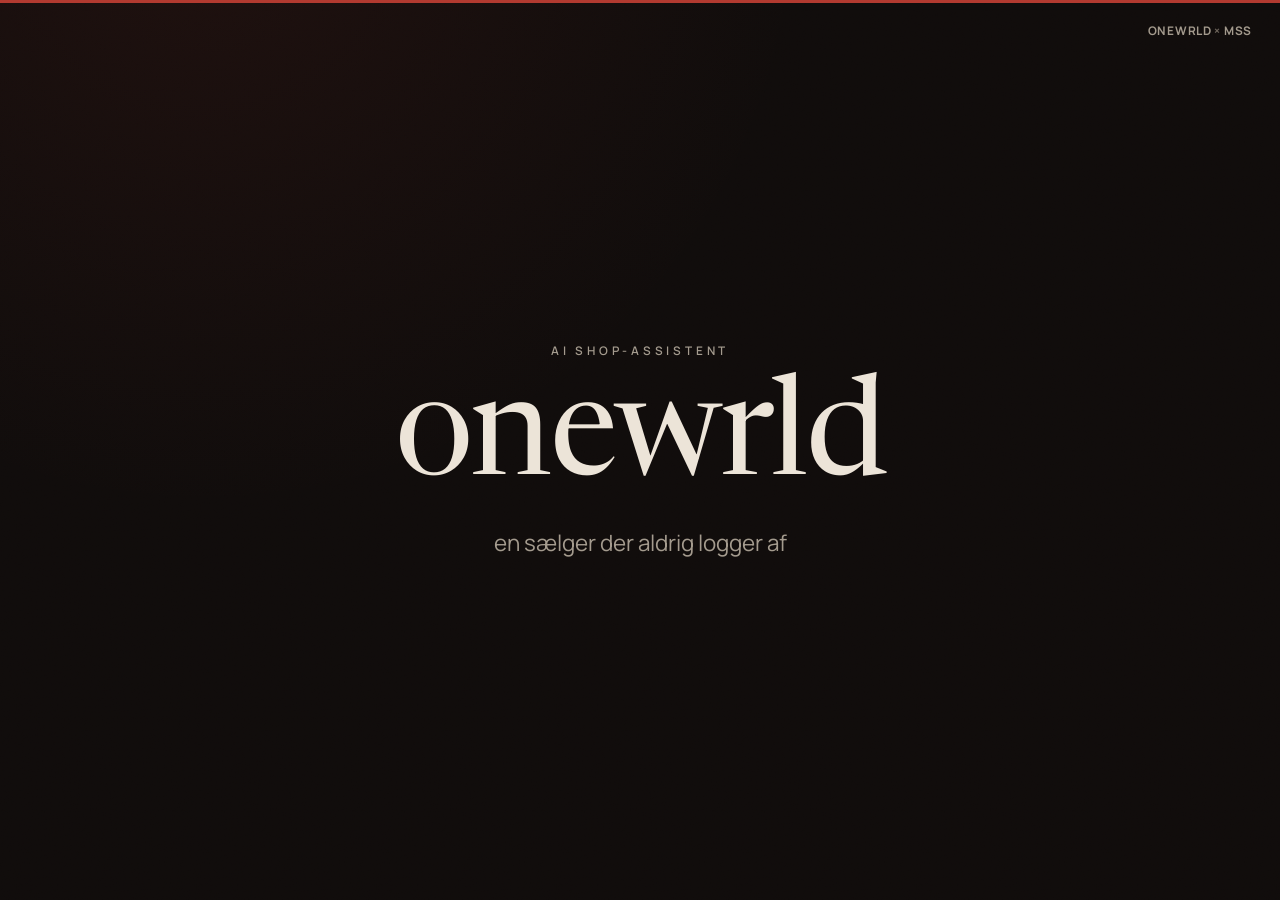
<file: Agents/OneWrld/scene.html>
<!DOCTYPE html>
<html lang="da">
<head>
<meta charset="UTF-8" />
<meta name="viewport" content="width=device-width, initial-scale=1.0" />
<meta name="description" content="onewrld × MSS Atelier — AI shop-assistent reel." />
<meta name="robots" content="noindex,nofollow" />
<title>onewrld — AI shop-assistent (reel)</title>
<link rel="preconnect" href="https://fonts.googleapis.com" />
<link rel="preconnect" href="https://fonts.gstatic.com" crossorigin />
<link href="https://fonts.googleapis.com/css2?family=Newsreader:ital,opsz,wght@0,6..72,300;0,6..72,400;0,6..72,500;1,6..72,400&family=Manrope:wght@300;400;500;600;700&display=swap" rel="stylesheet" />
<link rel="stylesheet" href="scene.css" />
</head>
<body>

<div class="reel" id="reel">
  <div class="progress"><span id="progress-fill"></span></div>
  <div class="brandmark">onewrld <em>×</em> MSS</div>

  <!-- 1 · INTRO -->
  <section class="scene" data-dur="3200" id="s-intro">
    <div class="intro">
      <div class="kicker">AI shop-assistent</div>
      <h1 class="wordmark">onewrld</h1>
      <div class="by">en sælger der aldrig logger af</div>
    </div>
  </section>

  <!-- 2 · CHAT -->
  <section class="scene" data-dur="12000" id="s-chat">
    <div class="scene-head"><span class="tag">Live · i webshoppen</span><h2>Svarer kunden på <em>20 sekunder</em></h2></div>
    <div class="phone">
      <div class="phone-notch"></div>
      <div class="phone-screen">
        <div class="chat-header">
          <div class="avatar">ow</div>
          <div class="meta"><strong>onewrld</strong><span>Online · svarer straks</span></div>
        </div>
        <div class="chat-body" id="reel-chat"></div>
      </div>
    </div>
  </section>

  <!-- 3 · BEHIND THE SCENES -->
  <section class="scene" data-dur="7000" id="s-bts">
    <div class="scene-head"><span class="tag">24/7</span><h2>Og arbejder videre, <em>mens du sover</em></h2></div>
    <div class="bts-row">
      <div class="bts-card" style="--i:0"><div class="bc-ico">IG</div><strong>Instagram-DM</strong><p>"passer den oversized?" — besvaret kl. 22:47, helt selv.</p></div>
      <div class="bts-card" style="--i:1"><div class="bc-ico">✉</div><strong>Tabt kurv</strong><p>Henter kunden tilbage med en venlig mail 2 timer efter.</p></div>
      <div class="bts-card" style="--i:2"><div class="bc-ico">⚡</div><strong>Restock-alarm</strong><p>"Atlas Cargo er tilbage i din størrelse" — udsolgt bliver til salg.</p></div>
      <div class="bts-card" style="--i:3"><div class="bc-ico">★</div><strong>Anmeldelse</strong><p>Beder pænt om en anmeldelse 3 dage efter levering.</p></div>
    </div>
  </section>

  <!-- 4 · STATS -->
  <section class="scene" data-dur="5200" id="s-stats">
    <div class="scene-head"><span class="tag">Resultatet</span><h2>Hvad det giver <em>onewrld</em></h2></div>
    <div class="stat-row">
      <div class="stat" style="--i:0"><span class="n">−31%</span><span class="l">tabte kurve</span></div>
      <div class="stat" style="--i:1"><span class="n">+18%</span><span class="l">højere snitkurv</span></div>
      <div class="stat" style="--i:2"><span class="n">−6 t</span><span class="l">support / uge</span></div>
      <div class="stat" style="--i:3"><span class="n">24/7</span><span class="l">altid åben</span></div>
    </div>
  </section>

  <!-- 5 · OUTRO -->
  <section class="scene" data-dur="4200" id="s-outro">
    <div class="intro">
      <h1 class="wordmark sm">onewrld <em>×</em> MSS Atelier</h1>
      <div class="by">Klar til drift på webshop &amp; Instagram — på 10 dage</div>
      <div class="contact">malthe@mssatelier.com</div>
    </div>
  </section>

  <div class="reel-controls" id="controls">
    <button id="replay" type="button">↻ Afspil igen</button>
    <a href="index.html">← Tilbage til demoen</a>
  </div>
</div>

<script src="scene.js"></script>
</body>
</html>
</file>
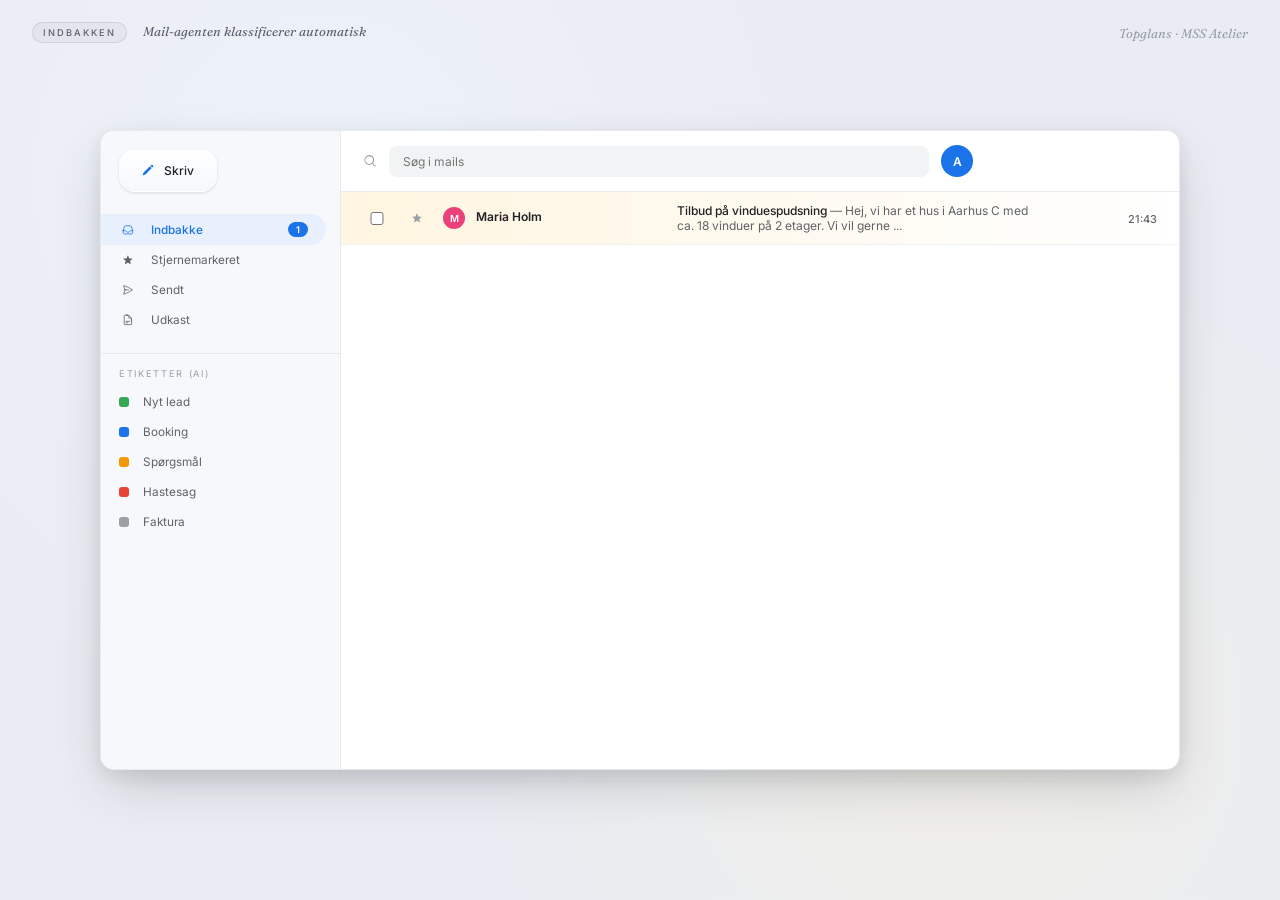
<file: Agents/Topglans/scene.html>
<!DOCTYPE html>
<html lang="da">
<head>
<meta charset="UTF-8" />
<meta name="viewport" content="width=device-width, initial-scale=1.0" />
<title>Topglans · agent walkthrough</title>
<link rel="preconnect" href="https://fonts.googleapis.com" />
<link rel="preconnect" href="https://fonts.gstatic.com" crossorigin />
<link href="https://fonts.googleapis.com/css2?family=Fraunces:ital,opsz,wght@0,9..144,300;0,9..144,400;0,9..144,500;0,9..144,600;1,9..144,300&family=Manrope:wght@300;400;500;600;700&family=Inter:wght@300;400;500;600;700&display=swap" rel="stylesheet" />
<link rel="stylesheet" href="scene.css" />
</head>
<body>

<div class="stage" id="stage">

  <!-- Chrome / chyron -->
  <div class="chyron">
    <div class="chyron-left">
      <span class="chyron-label" id="chyron-label">INDBAKKE</span>
      <span class="chyron-sub" id="chyron-sub">Mail-agenten</span>
    </div>
    <div class="chyron-right">
      <span class="chyron-brand">Topglans · MSS Atelier</span>
    </div>
  </div>

  <!-- ============ CH 1: INBOX TRIAGE (Gmail-style) ============ -->
  <section class="chapter" id="ch-inbox">
    <div class="app gmail">
      <aside class="gmail-side">
        <button class="gmail-compose"><i class="fa-solid fa-pen"></i> Skriv</button>
        <ul>
          <li class="active"><i class="fa-solid fa-inbox"></i> Indbakke <span class="badge" id="inbox-count">0</span></li>
          <li><i class="fa-regular fa-star"></i> Stjernemarkeret</li>
          <li><i class="fa-regular fa-paper-plane"></i> Sendt</li>
          <li><i class="fa-regular fa-file"></i> Udkast</li>
        </ul>
        <div class="gmail-labels">
          <span class="lbl-h">Etiketter (AI)</span>
          <div><span class="lbl-dot green"></span>Nyt lead</div>
          <div><span class="lbl-dot blue"></span>Booking</div>
          <div><span class="lbl-dot orange"></span>Spørgsmål</div>
          <div><span class="lbl-dot red"></span>Hastesag</div>
          <div><span class="lbl-dot gray"></span>Faktura</div>
        </div>
      </aside>
      <main class="gmail-list" id="gmail-list">
        <header class="gmail-head">
          <i class="fa-solid fa-magnifying-glass"></i>
          <input type="text" placeholder="Søg i mails" disabled value="" />
          <div class="gmail-user">A</div>
        </header>
        <ul class="gmail-rows" id="gmail-rows"></ul>
      </main>
    </div>
  </section>

  <!-- ============ CH 2: EMAIL OPENED + AI DRAFT ============ -->
  <section class="chapter" id="ch-mail">
    <div class="app gmail">
      <aside class="gmail-side">
        <button class="gmail-compose"><i class="fa-solid fa-pen"></i> Skriv</button>
        <ul>
          <li class="active"><i class="fa-solid fa-inbox"></i> Indbakke</li>
          <li><i class="fa-regular fa-star"></i> Stjernemarkeret</li>
          <li><i class="fa-regular fa-paper-plane"></i> Sendt</li>
          <li><i class="fa-regular fa-file"></i> Udkast</li>
        </ul>
      </aside>
      <main class="gmail-reader">
        <header class="gmail-bar">
          <i class="fa-solid fa-arrow-left"></i>
          <span class="dot-sep"></span>
          <i class="fa-solid fa-box-archive"></i>
          <i class="fa-solid fa-trash-can"></i>
          <i class="fa-solid fa-envelope-open"></i>
          <span class="gmail-pill green"><span class="lbl-dot green"></span>Nyt lead</span>
        </header>
        <article class="gmail-msg" id="mail-incoming">
          <h2>Tilbud på vinduespudsning — privatbolig</h2>
          <div class="gmail-from">
            <div class="avatar avatar-m">M</div>
            <div>
              <strong>Maria Holm</strong> <span class="from-addr">&lt;maria.holm@gmail.com&gt;</span><br/>
              <small>til mig · i dag kl. 21:43</small>
            </div>
          </div>
          <div class="gmail-body" id="mail-incoming-body"></div>
        </article>

        <article class="gmail-draft" id="mail-draft">
          <div class="draft-head">
            <span class="draft-badge"><i class="fa-solid fa-wand-magic-sparkles"></i> AI-udkast · klar til at sende</span>
            <span class="draft-time">Genereret på 0,8 sek.</span>
          </div>
          <div class="gmail-body" id="mail-draft-body"></div>
          <div class="draft-actions">
            <button class="btn-send"><i class="fa-solid fa-paper-plane"></i> Send</button>
            <button class="btn-edit">Rediger</button>
            <span class="draft-note">Eller lad agenten sende automatisk for godkendte mønstre</span>
          </div>
        </article>
      </main>
    </div>
  </section>

  <!-- ============ CH 3: CALENDAR — automatic booking ============ -->
  <section class="chapter" id="ch-calendar">
    <div class="app gcal">
      <header class="gcal-head">
        <span class="gcal-title">Maj 2026</span>
        <span class="gcal-pill">Uge 21 · torsdag 21</span>
        <span class="gcal-user">A</span>
      </header>
      <div class="gcal-grid">
        <div class="gcal-times">
          <span>08</span><span>09</span><span>10</span><span>11</span><span>12</span><span>13</span><span>14</span>
        </div>
        <div class="gcal-day" id="gcal-day"></div>
      </div>
      <footer class="gcal-foot">
        <span class="gcal-route"><i class="fa-solid fa-route"></i> Rute optimeret · 31 km i alt · 0 km ekstra for nyt lead</span>
      </footer>
    </div>
  </section>

  <!-- ============ CH 4: SMS reactivation (iPhone style) ============ -->
  <section class="chapter" id="ch-sms">
    <div class="phone-frame">
      <div class="phone-bezel"></div>
      <div class="phone-display sms-display">
        <header class="ios-bar">
          <div>
            <div class="ios-back"><i class="fa-solid fa-chevron-left"></i></div>
          </div>
          <div class="ios-contact">
            <div class="ios-ava">T</div>
            <div class="ios-name">Topglans</div>
          </div>
          <div></div>
        </header>
        <div class="ios-thread" id="sms-thread"></div>
      </div>
    </div>
  </section>

  <!-- ============ CH 5: review collection ============ -->
  <section class="chapter" id="ch-review">
    <div class="phone-frame">
      <div class="phone-bezel"></div>
      <div class="phone-display review-display" id="review-display">
        <div class="review-mailtop">
          <div class="avatar avatar-t">T</div>
          <div>
            <strong>Topglans Vinduespolering</strong>
            <small>til mig · i går</small>
          </div>
        </div>
        <h3>Hej Maria — havde du tid til at give os et hjerte? ★</h3>
        <p class="review-body">
          Tak fordi du valgte os i går. Det betyder rigtig meget for en lille forretning, hvis du har 30 sek. til at lade andre vide, at det gik godt.
        </p>
        <a class="review-btn"><i class="fa-brands fa-google"></i> Skriv en Google-anmeldelse</a>
        <div class="review-result" id="review-result">
          <div class="review-stars" id="review-stars">
            <i class="fa-solid fa-star"></i><i class="fa-solid fa-star"></i><i class="fa-solid fa-star"></i><i class="fa-solid fa-star"></i><i class="fa-solid fa-star"></i>
          </div>
          <p class="review-quote" id="review-quote">"Hurtig, grundig og venlig — vores vinduer har aldrig været så rene. Anbefales!"</p>
          <small id="review-meta">Maria H. · for 4 minutter siden · 5 ud af 5</small>
        </div>
      </div>
    </div>
  </section>

  <!-- ============ CH 6: dashboard / impact ============ -->
  <section class="chapter" id="ch-dash">
    <div class="dash">
      <header class="dash-head">
        <strong>Topglans · AI-agent</strong>
        <span class="dash-period">Sidste 30 dage</span>
      </header>
      <div class="dash-grid">
        <article class="kpi" data-target="84" data-suffix=" leads">
          <span class="kpi-val">0</span>
          <span class="kpi-lbl">Henvendelser fanget</span>
          <span class="kpi-foot"><i class="fa-solid fa-arrow-up"></i> heraf 23 efter kl. 17</span>
        </article>
        <article class="kpi" data-target="62" data-suffix=" bookninger">
          <span class="kpi-val">0</span>
          <span class="kpi-lbl">Direkte bookninger</span>
          <span class="kpi-foot">Konvertering 74%</span>
        </article>
        <article class="kpi" data-target="7,5" data-suffix=" t/uge" data-dec="1">
          <span class="kpi-val">0</span>
          <span class="kpi-lbl">Admin-tid sparet</span>
          <span class="kpi-foot">Mails + opfølgning</span>
        </article>
        <article class="kpi" data-target="47" data-suffix=" automatisk">
          <span class="kpi-val">0</span>
          <span class="kpi-lbl">Genbookede kunder</span>
          <span class="kpi-foot">Uden ét manuelt opkald</span>
        </article>
        <article class="kpi" data-target="38" data-suffix=" stjerner">
          <span class="kpi-val">0</span>
          <span class="kpi-lbl">Nye anmeldelser</span>
          <span class="kpi-foot">Gennemsnit: 4,9 ★</span>
        </article>
        <article class="kpi" data-target="0" data-suffix=" mistede">
          <span class="kpi-val">0</span>
          <span class="kpi-lbl">Tabte leads efter lukketid</span>
          <span class="kpi-foot">Svartid: under 1 min.</span>
        </article>
      </div>
    </div>
  </section>

</div>

<script src="fa-icons.js"></script>
<script src="scene.js"></script>
</body>
</html>
</file>
<file: onewrld/style.css>
/* =======================================================
   onewrld × MSS Atelier — AI shop-assistant demo
   Dark editorial theme, MSS brand language (Fraunces + gold)
   ======================================================= */

:root {
  --bg: #08080a;
  --bg-2: #0e0e11;
  --bg-3: #141418;
  --bg-4: #1b1b20;
  --ink: #f1efe9;
  --ink-dim: #9d9a92;
  --ink-mute: #66635c;
  --line: rgba(241, 239, 233, 0.08);
  --line-strong: rgba(241, 239, 233, 0.16);
  --gold: #c9a86a;
  --gold-soft: #e6c98d;
  --gold-deep: #a8854f;
  --green: #5fcf80;
  --green-soft: rgba(95, 207, 128, 0.12);
  --blue: #6ea8fe;
  --shadow-sm: 0 1px 3px rgba(0,0,0,.4);
  --shadow-md: 0 18px 50px -18px rgba(0,0,0,.7), 0 6px 16px rgba(0,0,0,.4);
  --shadow-lg: 0 50px 120px -24px rgba(0,0,0,.85), 0 24px 50px -20px rgba(0,0,0,.6);
  --display: 'Fraunces', 'Times New Roman', serif;
  --sans: 'Manrope', system-ui, sans-serif;
  --container: 1280px;
}

* { margin: 0; padding: 0; box-sizing: border-box; }
html { scroll-behavior: smooth; }
body {
  font-family: var(--sans);
  background:
    radial-gradient(900px circle at 15% -5%, rgba(201,168,106,0.10), transparent 55%),
    radial-gradient(800px circle at 95% 8%, rgba(110,90,150,0.08), transparent 55%),
    var(--bg);
  color: var(--ink);
  line-height: 1.65;
  -webkit-font-smoothing: antialiased;
  min-height: 100vh;
  overflow-x: hidden;
}
a { color: inherit; text-decoration: none; }
button { font-family: inherit; cursor: pointer; border: 0; background: 0; color: inherit; }
ul, ol { list-style: none; }
img, video { max-width: 100%; display: block; }

.container { max-width: var(--container); margin: 0 auto; padding: 0 32px; }
main, nav, footer { position: relative; }

/* faint grid texture */
body::before {
  content: ''; position: fixed; inset: 0; z-index: 0; pointer-events: none;
  background-image:
    linear-gradient(rgba(241,239,233,.02) 1px, transparent 1px),
    linear-gradient(90deg, rgba(241,239,233,.02) 1px, transparent 1px);
  background-size: 64px 64px;
  mask-image: radial-gradient(ellipse at 50% 0%, black 10%, transparent 75%);
  -webkit-mask-image: radial-gradient(ellipse at 50% 0%, black 10%, transparent 75%);
}
main, nav, footer { z-index: 1; }

/* ============ NAV ============ */
.nav {
  position: fixed; top: 0; left: 0; right: 0; z-index: 100;
  display: flex; align-items: center; justify-content: space-between;
  padding: 16px 40px;
  background: rgba(8, 8, 10, 0.72);
  backdrop-filter: blur(16px) saturate(140%);
  -webkit-backdrop-filter: blur(16px) saturate(140%);
  border-bottom: 1px solid var(--line);
}
.nav-logo { display: flex; align-items: baseline; gap: 8px; color: var(--ink); }
.nav-logo-mark { font-family: var(--display); font-weight: 500; font-size: 1.4rem; letter-spacing: -0.02em; }
.nav-logo-sub { font-family: var(--display); font-style: italic; font-weight: 300; font-size: 0.9rem; color: var(--gold); }
.nav-meta { display: flex; align-items: center; gap: 14px; font-size: 0.78rem; color: var(--ink-dim); }
.nav-pill {
  display: inline-flex; align-items: center; gap: 8px;
  padding: 5px 12px; border-radius: 100px;
  border: 1px solid rgba(95, 207, 128, 0.3);
  background: var(--green-soft);
  color: var(--green); letter-spacing: 0.12em; text-transform: uppercase; font-size: 0.66rem;
  font-weight: 700;
}
.nav-pill .dot {
  width: 6px; height: 6px; border-radius: 50%; background: var(--green);
  box-shadow: 0 0 10px var(--green); animation: pulse 2s ease-in-out infinite;
}
.nav-client {
  padding: 5px 12px; border-radius: 100px;
  border: 1px solid var(--line-strong);
  font-size: 0.78rem; letter-spacing: 0.04em;
  background: var(--bg-2);
}
@keyframes pulse { 50% { opacity: .4; } }
@media (max-width: 760px) {
  .nav { padding: 12px 20px; }
  .nav-client { display: none; }
}

/* ============ HERO ============ */
.hero {
  min-height: 92vh;
  display: flex; align-items: center;
  padding: 150px 0 90px;
  position: relative;
}
.hero-eyebrow { display: inline-flex; align-items: center; gap: 14px; margin-bottom: 28px; }
.hero-eyebrow-line { width: 40px; height: 1px; background: var(--gold); }
.hero-eyebrow-text { font-size: 0.74rem; letter-spacing: 0.22em; text-transform: uppercase; color: var(--gold); font-weight: 600; }
.hero-title {
  font-family: var(--display); font-weight: 300;
  font-size: clamp(2.7rem, 7.4vw, 5.6rem); line-height: 0.98; letter-spacing: -0.03em;
  margin-bottom: 30px; max-width: 16ch; color: var(--ink);
}
.hero-title em { font-style: italic; font-weight: 300; color: var(--gold); }
.hero-subtitle {
  font-size: 1.08rem; color: var(--ink-dim); max-width: 60ch; line-height: 1.7;
  margin-bottom: 40px;
}
.hero-subtitle strong { color: var(--ink); font-weight: 600; }
.hero-actions { display: flex; gap: 18px; flex-wrap: wrap; margin-bottom: 64px; }

.btn-primary, .btn-secondary {
  display: inline-flex; align-items: center; gap: 12px;
  padding: 16px 30px;
  border-radius: 100px; font-size: 0.88rem; font-weight: 600;
  transition: all .4s cubic-bezier(.2,.8,.2,1);
}
.btn-primary { background: var(--gold); color: #15110a; }
.btn-primary:hover {
  background: var(--gold-soft);
  transform: translateY(-2px);
  box-shadow: 0 18px 44px -16px rgba(201, 168, 106, 0.55);
}
.btn-secondary { border: 1px solid var(--line-strong); background: rgba(255,255,255,0.02); color: var(--ink); }
.btn-secondary:hover { border-color: var(--gold); color: var(--gold); }

.hero-stats {
  display: grid; grid-template-columns: repeat(3, auto);
  gap: 56px; padding-top: 36px; border-top: 1px solid var(--line);
  max-width: 660px;
}
.stat { display: flex; flex-direction: column; gap: 4px; }
.stat-num { font-family: var(--display); font-size: 2.2rem; color: var(--gold); line-height: 1; font-weight: 400; }
.stat-lbl { font-size: 0.72rem; color: var(--ink-mute); letter-spacing: 0.18em; text-transform: uppercase; font-weight: 600; }
@media (max-width: 720px) {
  .hero { min-height: auto; padding: 120px 0 60px; }
  .hero-stats { grid-template-columns: 1fr; gap: 20px; }
}

/* ============ SECTION BASE ============ */
section { padding: 110px 0; position: relative; }
.section-head { max-width: 820px; margin-bottom: 60px; }
.section-head.center { text-align: center; margin-left: auto; margin-right: auto; }
.section-label {
  display: inline-flex; align-items: center; gap: 12px;
  font-size: 0.72rem; letter-spacing: 0.22em; text-transform: uppercase;
  color: var(--gold); margin-bottom: 22px; font-weight: 600;
}
.section-label::before { content: ''; width: 26px; height: 1px; background: var(--gold); }
.center-label { justify-content: center; }
.section-title {
  font-family: var(--display); font-weight: 300;
  font-size: clamp(2.1rem, 4.6vw, 3.5rem); line-height: 1.06;
  letter-spacing: -0.02em; margin-bottom: 22px;
}
.section-title em { font-style: italic; color: var(--gold); }
.section-sub { color: var(--ink-dim); font-size: 1.02rem; line-height: 1.75; max-width: 64ch; }

/* ============ CHAT (LIVE) ============ */
.chat-section { background:
  linear-gradient(180deg, transparent, rgba(20,20,24,0.6) 30%, transparent);
}
.demo-stage {
  display: grid;
  grid-template-columns: 384px 1fr;
  gap: 56px;
  align-items: start;
}
@media (max-width: 920px) {
  .demo-stage { grid-template-columns: 1fr; gap: 40px; }
}

.phone {
  width: 100%; max-width: 384px;
  margin: 0 auto;
  background: #1c1c20;
  border: 1px solid #28282e;
  border-radius: 40px;
  padding: 12px;
  box-shadow: var(--shadow-lg);
  position: relative;
}
.phone-notch {
  position: absolute; top: 20px; left: 50%; transform: translateX(-50%);
  width: 104px; height: 22px; background: #050507; border-radius: 100px;
  z-index: 5;
}
.phone-screen {
  background: #0c0c0f;
  border-radius: 30px;
  overflow: hidden;
  display: flex; flex-direction: column;
  height: 660px;
}

.chat-header {
  display: flex; align-items: center; gap: 12px;
  padding: 46px 18px 14px;
  background: linear-gradient(180deg, rgba(201,168,106,0.14) 0%, transparent 100%);
  border-bottom: 1px solid var(--line);
}
.chat-avatar {
  position: relative;
  width: 38px; height: 38px; border-radius: 50%;
  background: linear-gradient(135deg, var(--gold-soft), var(--gold-deep));
  display: flex; align-items: center; justify-content: center;
}
.avatar-glyph { font-family: var(--display); font-weight: 600; color: #15110a; font-size: 0.95rem; }
.avatar-status {
  position: absolute; bottom: 0; right: 0;
  width: 10px; height: 10px; border-radius: 50%; background: var(--green);
  border: 2px solid #0c0c0f;
}
.chat-meta { flex: 1; display: flex; flex-direction: column; line-height: 1.2; }
.chat-meta strong { font-size: 0.86rem; font-weight: 600; color: var(--ink); }
.chat-meta span { font-size: 0.7rem; color: var(--ink-mute); margin-top: 2px; }
.chat-reset {
  width: 32px; height: 32px; border-radius: 50%;
  border: 1px solid var(--line-strong);
  color: var(--ink-dim); font-size: 0.78rem;
  display: flex; align-items: center; justify-content: center;
  transition: all .3s; background: var(--bg-2);
}
.chat-reset:hover { color: var(--gold); border-color: var(--gold); transform: rotate(-40deg); }

.chat-body {
  flex: 1; padding: 18px 14px;
  overflow-y: auto;
  display: flex; flex-direction: column; gap: 10px;
  scrollbar-width: thin;
  scrollbar-color: var(--line-strong) transparent;
}
.chat-body::-webkit-scrollbar { width: 4px; }
.chat-body::-webkit-scrollbar-thumb { background: var(--line-strong); border-radius: 4px; }

.msg {
  max-width: 82%;
  padding: 10px 14px;
  border-radius: 18px;
  font-size: 0.88rem;
  line-height: 1.45;
  animation: msgIn .35s cubic-bezier(.2,.8,.2,1);
}
@keyframes msgIn { from { opacity: 0; transform: translateY(8px); } to { opacity: 1; transform: translateY(0); } }
.msg.bot {
  align-self: flex-start;
  background: #17171b;
  border: 1px solid var(--line);
  color: var(--ink);
  border-bottom-left-radius: 6px;
}
.msg.bot strong { color: var(--gold-soft); }
.msg.user {
  align-self: flex-end;
  background: linear-gradient(135deg, var(--gold), var(--gold-deep));
  color: #15110a;
  border-bottom-right-radius: 6px;
  font-weight: 500;
}
.msg.system {
  align-self: center;
  font-size: 0.68rem; color: var(--ink-mute); letter-spacing: 0.1em;
  text-transform: uppercase; padding: 4px 10px; background: none; border: none;
}
.msg .typing { display: inline-flex; gap: 4px; }
.msg .typing span {
  width: 6px; height: 6px; border-radius: 50%; background: var(--ink-mute);
  animation: blink 1.2s infinite;
}
.msg .typing span:nth-child(2) { animation-delay: .15s; }
.msg .typing span:nth-child(3) { animation-delay: .3s; }
@keyframes blink {
  0%, 60%, 100% { opacity: .2; transform: translateY(0); }
  30% { opacity: 1; transform: translateY(-3px); }
}

/* product recommendation card inside a chat bubble */
.rec {
  display: flex; gap: 12px; align-items: center;
  margin-top: 8px; padding: 10px;
  background: var(--bg-3); border: 1px solid var(--line);
  border-radius: 12px;
}
.rec + .rec { margin-top: 8px; }
.rec-thumb {
  width: 46px; height: 56px; border-radius: 7px; flex-shrink: 0;
  background: linear-gradient(150deg, var(--bg-4), #0a0a0c);
  border: 1px solid var(--line);
  display: flex; align-items: center; justify-content: center;
  color: var(--gold); font-size: 1rem;
  position: relative; overflow: hidden;
}
.rec-thumb::after {
  content: ''; position: absolute; inset: 0;
  background: radial-gradient(circle at 30% 20%, rgba(201,168,106,0.25), transparent 60%);
}
.rec-info { flex: 1; min-width: 0; }
.rec-info .nm { display: block; font-weight: 600; font-size: 0.84rem; color: var(--ink); }
.rec-info .meta { display: block; font-size: 0.74rem; color: var(--ink-dim); margin-top: 1px; }
.rec-info .stock { color: var(--gold-soft); }
.rec-price { font-family: var(--display); font-size: 1.05rem; color: var(--gold-soft); white-space: nowrap; }

.chat-suggestions {
  display: flex; gap: 6px; flex-wrap: wrap;
  padding: 0 14px 8px;
}
.chat-suggestions button {
  font-size: 0.78rem; padding: 7px 12px;
  border-radius: 100px;
  border: 1px solid var(--line-strong);
  background: rgba(255,255,255,0.02);
  color: var(--ink-dim);
  transition: all .25s;
}
.chat-suggestions button:hover {
  border-color: var(--gold); color: var(--gold); background: rgba(201,168,106,0.08);
}

.chat-input-row {
  display: flex; gap: 8px; align-items: center;
  padding: 12px 14px 16px;
  border-top: 1px solid var(--line);
  background: rgba(255,255,255,0.015);
}
.chat-input-row input {
  flex: 1;
  padding: 10px 14px;
  border-radius: 100px;
  border: 1px solid var(--line-strong);
  background: var(--bg-2);
  color: var(--ink);
  font: inherit; font-size: 0.86rem;
}
.chat-input-row input::placeholder { color: var(--ink-mute); }
.chat-input-row input:focus { outline: none; border-color: var(--gold); }
.chat-input-row button {
  width: 38px; height: 38px; border-radius: 50%;
  background: var(--gold); color: #15110a;
  display: flex; align-items: center; justify-content: center;
  font-size: 0.85rem; flex-shrink: 0;
  transition: all .3s;
}
.chat-input-row button:hover { background: var(--gold-soft); transform: scale(1.05); }
.chat-input-row button:disabled { opacity: .4; cursor: not-allowed; transform: none; }

/* ============ TICKER (live data panel) ============ */
.ticker {
  background: var(--bg-2);
  border: 1px solid var(--line);
  border-radius: 14px;
  padding: 28px;
  box-shadow: var(--shadow-md);
  position: sticky; top: 92px;
}
.ticker header {
  display: flex; align-items: center; gap: 10px;
  font-size: 0.72rem; letter-spacing: 0.18em; text-transform: uppercase;
  color: var(--gold); margin-bottom: 22px; padding-bottom: 18px;
  border-bottom: 1px solid var(--line); font-weight: 600;
}
.ticker header .dot {
  width: 6px; height: 6px; border-radius: 50%; background: var(--gold);
  box-shadow: 0 0 10px var(--gold); animation: pulse 2s ease-in-out infinite;
}
.ticker ul { display: flex; flex-direction: column; gap: 10px; min-height: 220px; }
.ticker li {
  display: flex; gap: 14px; align-items: flex-start;
  font-size: 0.88rem; line-height: 1.45;
  padding: 12px 14px;
  border: 1px solid var(--line);
  border-radius: 8px;
  background: var(--bg-3);
  animation: tickerIn .4s cubic-bezier(.2,.8,.2,1);
}
@keyframes tickerIn { from { opacity: 0; transform: translateX(-10px); } to { opacity: 1; transform: translateX(0); } }
.ticker li.empty {
  color: var(--ink-mute); font-style: italic; justify-content: center;
  border-style: dashed; background: transparent;
}
.ticker li i { color: var(--gold); padding-top: 2px; font-size: 0.9rem; }
.ticker li div { min-width: 0; }
.ticker li strong { display: block; color: var(--gold); font-size: 0.66rem; font-weight: 700; letter-spacing: 0.12em; text-transform: uppercase; margin-bottom: 2px; }
.ticker footer {
  margin-top: 22px; padding-top: 20px;
  border-top: 1px solid var(--line);
}
.ticker footer .lbl {
  display: block; font-size: 0.68rem; color: var(--ink-mute); letter-spacing: 0.12em;
  text-transform: uppercase; margin-bottom: 10px; font-weight: 600;
}
.score-bar {
  height: 6px; background: var(--bg-4); border-radius: 100px;
  overflow: hidden; margin-bottom: 8px;
}
.score-fill {
  height: 100%; width: 0;
  background: linear-gradient(90deg, var(--gold-deep), var(--gold-soft));
  border-radius: 100px; transition: width .8s cubic-bezier(.2,.8,.2,1);
  box-shadow: 0 0 14px rgba(201,168,106,.5);
}
#score-text { font-size: 0.82rem; color: var(--ink-dim); }
#score-text.hot { color: var(--green); font-weight: 600; }

/* ============ BEHIND THE SCENES (mock outputs) ============ */
.bts-section { background: linear-gradient(180deg, transparent, rgba(20,20,24,0.55), transparent); border-top: 1px solid var(--line); border-bottom: 1px solid var(--line); }
.bts-grid {
  display: grid;
  grid-template-columns: repeat(3, 1fr);
  gap: 22px;
}
@media (max-width: 980px) { .bts-grid { grid-template-columns: repeat(2, 1fr); } }
@media (max-width: 640px) { .bts-grid { grid-template-columns: 1fr; } }
.bts-card {
  background: var(--bg-2);
  border: 1px solid var(--line);
  border-radius: 14px;
  padding: 22px;
  box-shadow: var(--shadow-sm);
  transition: all .5s cubic-bezier(.2,.8,.2,1);
  display: flex; flex-direction: column;
}
.bts-card:hover { transform: translateY(-4px); border-color: var(--line-strong); box-shadow: var(--shadow-md); }
.bts-head {
  display: flex; align-items: center; gap: 10px;
  margin-bottom: 16px; padding-bottom: 14px; border-bottom: 1px solid var(--line);
}
.bts-ico {
  width: 34px; height: 34px; border-radius: 9px; flex-shrink: 0;
  display: flex; align-items: center; justify-content: center;
  background: rgba(201,168,106,0.12); color: var(--gold); font-size: 0.95rem;
}
.bts-head .t { font-size: 0.82rem; font-weight: 700; color: var(--ink); }
.bts-head .s { font-size: 0.7rem; color: var(--ink-mute); }
.bts-tag {
  margin-left: auto; font-size: 0.6rem; letter-spacing: 0.14em; text-transform: uppercase;
  color: var(--gold); border: 1px solid rgba(201,168,106,0.3); border-radius: 100px;
  padding: 3px 9px; font-weight: 700;
}
.bts-body { font-size: 0.86rem; color: var(--ink-dim); line-height: 1.6; flex: 1; }
.bts-body .from { color: var(--ink); font-weight: 600; }
.bts-body .quote {
  margin-top: 10px; padding: 12px 14px; background: var(--bg-3);
  border: 1px solid var(--line); border-left: 2px solid var(--gold);
  border-radius: 8px; color: var(--ink); font-size: 0.85rem;
}
.bts-foot { margin-top: 14px; display: flex; align-items: center; gap: 8px; font-size: 0.72rem; color: var(--green); }
.bts-foot i { font-size: 0.78rem; }
.bts-stars { color: var(--gold-soft); letter-spacing: 2px; font-size: 0.9rem; }

/* ============ ROI ============ */
.roi-grid {
  display: grid;
  grid-template-columns: repeat(4, 1fr);
  gap: 22px;
}
@media (max-width: 980px) { .roi-grid { grid-template-columns: repeat(2, 1fr); } }
@media (max-width: 560px) { .roi-grid { grid-template-columns: 1fr; } }
.roi-card {
  padding: 34px 26px;
  border: 1px solid var(--line);
  border-radius: 12px;
  background: var(--bg-2);
  box-shadow: var(--shadow-sm);
  text-align: center;
  transition: all .5s cubic-bezier(.2,.8,.2,1);
}
.roi-card:hover { border-color: var(--gold); transform: translateY(-4px); box-shadow: var(--shadow-md); }
.roi-num {
  display: block; font-family: var(--display);
  font-size: 2.7rem; color: var(--gold-soft); line-height: 1;
  margin-bottom: 14px; font-weight: 400;
}
.roi-lbl {
  display: block; font-size: 0.72rem; letter-spacing: 0.16em; text-transform: uppercase;
  color: var(--ink); margin-bottom: 16px; font-weight: 700;
}
.roi-card p { font-size: 0.86rem; color: var(--ink-dim); line-height: 1.65; }

/* ============ CTA ============ */
.cta-section { padding-top: 70px; padding-bottom: 110px; }
.cta-card {
  display: grid; grid-template-columns: 1.4fr 1fr; gap: 56px; align-items: center;
  padding: 60px;
  border-radius: 16px;
  background:
    radial-gradient(600px circle at 0% 0%, rgba(201,168,106,0.14), transparent 60%),
    linear-gradient(160deg, #15151a 0%, #0c0c0f 100%);
  border: 1px solid var(--line-strong);
  box-shadow: var(--shadow-md);
  position: relative; overflow: hidden;
}
.cta-card > div { position: relative; z-index: 1; }
.cta-card .section-label { color: var(--gold); }
.cta-card h2 {
  font-family: var(--display); font-weight: 300;
  font-size: clamp(1.8rem, 3.6vw, 2.7rem);
  margin: 12px 0 16px; letter-spacing: -0.02em; color: var(--ink);
}
.cta-card h2 em { font-style: italic; color: var(--gold); }
.cta-card p { color: var(--ink-dim); font-size: 0.98rem; line-height: 1.7; max-width: 52ch; }
.cta-actions { display: flex; flex-direction: column; gap: 12px; }
.cta-actions .btn-primary, .cta-actions .btn-secondary { justify-content: center; width: 100%; }
@media (max-width: 880px) {
  .cta-card { grid-template-columns: 1fr; padding: 40px 28px; gap: 28px; }
}

/* ============ FOOTER ============ */
.footer { padding: 56px 0 50px; border-top: 1px solid var(--line); background: var(--bg-2); }
.footer-row { display: grid; grid-template-columns: 1fr 1.4fr; gap: 56px; align-items: start; }
.footer-logo { display: flex; align-items: baseline; gap: 8px; margin-bottom: 14px; }
.footer-mark { font-family: var(--display); font-size: 1.5rem; font-weight: 400; }
.footer-sub { font-family: var(--display); font-style: italic; color: var(--gold); }
.footer p { color: var(--ink-dim); font-size: 0.88rem; line-height: 1.7; }
.footer-disclaimer { font-size: 0.78rem; color: var(--ink-mute); }
@media (max-width: 760px) { .footer-row { grid-template-columns: 1fr; gap: 28px; } }

/* reveal on scroll */
.fade-up { opacity: 0; transform: translateY(30px); transition: all .8s cubic-bezier(.2,.8,.2,1); }
.fade-up.in { opacity: 1; transform: translateY(0); }
@media (prefers-reduced-motion: reduce) {
  .fade-up { opacity: 1; transform: none; transition: none; }
  * { scroll-behavior: auto; }
}
</file>
<file: Agents/onewrld/style.css>
/* =======================================================
   onewrld × MSS Atelier — AI shop-assistant demo
   Dark editorial theme, MSS brand language (Fraunces + gold)
   ======================================================= */

:root {
  --bg: #08080a;
  --bg-2: #0e0e11;
  --bg-3: #141418;
  --bg-4: #1b1b20;
  --ink: #f1efe9;
  --ink-dim: #9d9a92;
  --ink-mute: #66635c;
  --line: rgba(241, 239, 233, 0.08);
  --line-strong: rgba(241, 239, 233, 0.16);
  --gold: #c9a86a;
  --gold-soft: #e6c98d;
  --gold-deep: #a8854f;
  --green: #5fcf80;
  --green-soft: rgba(95, 207, 128, 0.12);
  --blue: #6ea8fe;
  --shadow-sm: 0 1px 3px rgba(0,0,0,.4);
  --shadow-md: 0 18px 50px -18px rgba(0,0,0,.7), 0 6px 16px rgba(0,0,0,.4);
  --shadow-lg: 0 50px 120px -24px rgba(0,0,0,.85), 0 24px 50px -20px rgba(0,0,0,.6);
  --display: 'Fraunces', 'Times New Roman', serif;
  --sans: 'Manrope', system-ui, sans-serif;
  --container: 1280px;
}

* { margin: 0; padding: 0; box-sizing: border-box; }
html { scroll-behavior: smooth; }
body {
  font-family: var(--sans);
  background:
    radial-gradient(900px circle at 15% -5%, rgba(201,168,106,0.10), transparent 55%),
    radial-gradient(800px circle at 95% 8%, rgba(110,90,150,0.08), transparent 55%),
    var(--bg);
  color: var(--ink);
  line-height: 1.65;
  -webkit-font-smoothing: antialiased;
  min-height: 100vh;
  overflow-x: hidden;
}
a { color: inherit; text-decoration: none; }
button { font-family: inherit; cursor: pointer; border: 0; background: 0; color: inherit; }
ul, ol { list-style: none; }
img, video { max-width: 100%; display: block; }

.container { max-width: var(--container); margin: 0 auto; padding: 0 32px; }
main, nav, footer { position: relative; }

/* faint grid texture */
body::before {
  content: ''; position: fixed; inset: 0; z-index: 0; pointer-events: none;
  background-image:
    linear-gradient(rgba(241,239,233,.02) 1px, transparent 1px),
    linear-gradient(90deg, rgba(241,239,233,.02) 1px, transparent 1px);
  background-size: 64px 64px;
  mask-image: radial-gradient(ellipse at 50% 0%, black 10%, transparent 75%);
  -webkit-mask-image: radial-gradient(ellipse at 50% 0%, black 10%, transparent 75%);
}
main, nav, footer { z-index: 1; }

/* ============ NAV ============ */
.nav {
  position: fixed; top: 0; left: 0; right: 0; z-index: 100;
  display: flex; align-items: center; justify-content: space-between;
  padding: 16px 40px;
  background: rgba(8, 8, 10, 0.72);
  backdrop-filter: blur(16px) saturate(140%);
  -webkit-backdrop-filter: blur(16px) saturate(140%);
  border-bottom: 1px solid var(--line);
}
.nav-logo { display: flex; align-items: baseline; gap: 8px; color: var(--ink); }
.nav-logo-mark { font-family: var(--display); font-weight: 500; font-size: 1.4rem; letter-spacing: -0.02em; }
.nav-logo-sub { font-family: var(--display); font-style: italic; font-weight: 300; font-size: 0.9rem; color: var(--gold); }
.nav-meta { display: flex; align-items: center; gap: 14px; font-size: 0.78rem; color: var(--ink-dim); }
.nav-pill {
  display: inline-flex; align-items: center; gap: 8px;
  padding: 5px 12px; border-radius: 100px;
  border: 1px solid rgba(95, 207, 128, 0.3);
  background: var(--green-soft);
  color: var(--green); letter-spacing: 0.12em; text-transform: uppercase; font-size: 0.66rem;
  font-weight: 700;
}
.nav-pill .dot {
  width: 6px; height: 6px; border-radius: 50%; background: var(--green);
  box-shadow: 0 0 10px var(--green); animation: pulse 2s ease-in-out infinite;
}
.nav-client {
  padding: 5px 12px; border-radius: 100px;
  border: 1px solid var(--line-strong);
  font-size: 0.78rem; letter-spacing: 0.04em;
  background: var(--bg-2);
}
@keyframes pulse { 50% { opacity: .4; } }
@media (max-width: 760px) {
  .nav { padding: 12px 20px; }
  .nav-client { display: none; }
}

/* ============ HERO ============ */
.hero {
  min-height: 92vh;
  display: flex; align-items: center;
  padding: 150px 0 90px;
  position: relative;
}
.hero-eyebrow { display: inline-flex; align-items: center; gap: 14px; margin-bottom: 28px; }
.hero-eyebrow-line { width: 40px; height: 1px; background: var(--gold); }
.hero-eyebrow-text { font-size: 0.74rem; letter-spacing: 0.22em; text-transform: uppercase; color: var(--gold); font-weight: 600; }
.hero-title {
  font-family: var(--display); font-weight: 300;
  font-size: clamp(2.7rem, 7.4vw, 5.6rem); line-height: 0.98; letter-spacing: -0.03em;
  margin-bottom: 30px; max-width: 16ch; color: var(--ink);
}
.hero-title em { font-style: italic; font-weight: 300; color: var(--gold); }
.hero-subtitle {
  font-size: 1.08rem; color: var(--ink-dim); max-width: 60ch; line-height: 1.7;
  margin-bottom: 40px;
}
.hero-subtitle strong { color: var(--ink); font-weight: 600; }
.hero-actions { display: flex; gap: 18px; flex-wrap: wrap; margin-bottom: 64px; }

.btn-primary, .btn-secondary {
  display: inline-flex; align-items: center; gap: 12px;
  padding: 16px 30px;
  border-radius: 100px; font-size: 0.88rem; font-weight: 600;
  transition: all .4s cubic-bezier(.2,.8,.2,1);
}
.btn-primary { background: var(--gold); color: #15110a; }
.btn-primary:hover {
  background: var(--gold-soft);
  transform: translateY(-2px);
  box-shadow: 0 18px 44px -16px rgba(201, 168, 106, 0.55);
}
.btn-secondary { border: 1px solid var(--line-strong); background: rgba(255,255,255,0.02); color: var(--ink); }
.btn-secondary:hover { border-color: var(--gold); color: var(--gold); }

.hero-stats {
  display: grid; grid-template-columns: repeat(3, auto);
  gap: 56px; padding-top: 36px; border-top: 1px solid var(--line);
  max-width: 660px;
}
.stat { display: flex; flex-direction: column; gap: 4px; }
.stat-num { font-family: var(--display); font-size: 2.2rem; color: var(--gold); line-height: 1; font-weight: 400; }
.stat-lbl { font-size: 0.72rem; color: var(--ink-mute); letter-spacing: 0.18em; text-transform: uppercase; font-weight: 600; }
@media (max-width: 720px) {
  .hero { min-height: auto; padding: 120px 0 60px; }
  .hero-stats { grid-template-columns: 1fr; gap: 20px; }
}

/* ============ SECTION BASE ============ */
section { padding: 110px 0; position: relative; }
.section-head { max-width: 820px; margin-bottom: 60px; }
.section-head.center { text-align: center; margin-left: auto; margin-right: auto; }
.section-label {
  display: inline-flex; align-items: center; gap: 12px;
  font-size: 0.72rem; letter-spacing: 0.22em; text-transform: uppercase;
  color: var(--gold); margin-bottom: 22px; font-weight: 600;
}
.section-label::before { content: ''; width: 26px; height: 1px; background: var(--gold); }
.center-label { justify-content: center; }
.section-title {
  font-family: var(--display); font-weight: 300;
  font-size: clamp(2.1rem, 4.6vw, 3.5rem); line-height: 1.06;
  letter-spacing: -0.02em; margin-bottom: 22px;
}
.section-title em { font-style: italic; color: var(--gold); }
.section-sub { color: var(--ink-dim); font-size: 1.02rem; line-height: 1.75; max-width: 64ch; }

/* ============ CHAT (LIVE) ============ */
.chat-section { background:
  linear-gradient(180deg, transparent, rgba(20,20,24,0.6) 30%, transparent);
}
.demo-stage {
  display: grid;
  grid-template-columns: 384px 1fr;
  gap: 56px;
  align-items: start;
}
@media (max-width: 920px) {
  .demo-stage { grid-template-columns: 1fr; gap: 40px; }
}

.phone {
  width: 100%; max-width: 384px;
  margin: 0 auto;
  background: #1c1c20;
  border: 1px solid #28282e;
  border-radius: 40px;
  padding: 12px;
  box-shadow: var(--shadow-lg);
  position: relative;
}
.phone-notch {
  position: absolute; top: 20px; left: 50%; transform: translateX(-50%);
  width: 104px; height: 22px; background: #050507; border-radius: 100px;
  z-index: 5;
}
.phone-screen {
  background: #0c0c0f;
  border-radius: 30px;
  overflow: hidden;
  display: flex; flex-direction: column;
  height: 660px;
}

.chat-header {
  display: flex; align-items: center; gap: 12px;
  padding: 46px 18px 14px;
  background: linear-gradient(180deg, rgba(201,168,106,0.14) 0%, transparent 100%);
  border-bottom: 1px solid var(--line);
}
.chat-avatar {
  position: relative;
  width: 38px; height: 38px; border-radius: 50%;
  background: linear-gradient(135deg, var(--gold-soft), var(--gold-deep));
  display: flex; align-items: center; justify-content: center;
}
.avatar-glyph { font-family: var(--display); font-weight: 600; color: #15110a; font-size: 0.95rem; }
.avatar-status {
  position: absolute; bottom: 0; right: 0;
  width: 10px; height: 10px; border-radius: 50%; background: var(--green);
  border: 2px solid #0c0c0f;
}
.chat-meta { flex: 1; display: flex; flex-direction: column; line-height: 1.2; }
.chat-meta strong { font-size: 0.86rem; font-weight: 600; color: var(--ink); }
.chat-meta span { font-size: 0.7rem; color: var(--ink-mute); margin-top: 2px; }
.chat-reset {
  width: 32px; height: 32px; border-radius: 50%;
  border: 1px solid var(--line-strong);
  color: var(--ink-dim); font-size: 0.78rem;
  display: flex; align-items: center; justify-content: center;
  transition: all .3s; background: var(--bg-2);
}
.chat-reset:hover { color: var(--gold); border-color: var(--gold); transform: rotate(-40deg); }

.chat-body {
  flex: 1; padding: 18px 14px;
  overflow-y: auto;
  display: flex; flex-direction: column; gap: 10px;
  scrollbar-width: thin;
  scrollbar-color: var(--line-strong) transparent;
}
.chat-body::-webkit-scrollbar { width: 4px; }
.chat-body::-webkit-scrollbar-thumb { background: var(--line-strong); border-radius: 4px; }

.msg {
  max-width: 82%;
  padding: 10px 14px;
  border-radius: 18px;
  font-size: 0.88rem;
  line-height: 1.45;
  animation: msgIn .35s cubic-bezier(.2,.8,.2,1);
}
@keyframes msgIn { from { opacity: 0; transform: translateY(8px); } to { opacity: 1; transform: translateY(0); } }
.msg.bot {
  align-self: flex-start;
  background: #17171b;
  border: 1px solid var(--line);
  color: var(--ink);
  border-bottom-left-radius: 6px;
}
.msg.bot strong { color: var(--gold-soft); }
.msg.user {
  align-self: flex-end;
  background: linear-gradient(135deg, var(--gold), var(--gold-deep));
  color: #15110a;
  border-bottom-right-radius: 6px;
  font-weight: 500;
}
.msg.system {
  align-self: center;
  font-size: 0.68rem; color: var(--ink-mute); letter-spacing: 0.1em;
  text-transform: uppercase; padding: 4px 10px; background: none; border: none;
}
.msg .typing { display: inline-flex; gap: 4px; }
.msg .typing span {
  width: 6px; height: 6px; border-radius: 50%; background: var(--ink-mute);
  animation: blink 1.2s infinite;
}
.msg .typing span:nth-child(2) { animation-delay: .15s; }
.msg .typing span:nth-child(3) { animation-delay: .3s; }
@keyframes blink {
  0%, 60%, 100% { opacity: .2; transform: translateY(0); }
  30% { opacity: 1; transform: translateY(-3px); }
}

/* product recommendation card inside a chat bubble */
.rec {
  display: flex; gap: 12px; align-items: center;
  margin-top: 8px; padding: 10px;
  background: var(--bg-3); border: 1px solid var(--line);
  border-radius: 12px;
}
.rec + .rec { margin-top: 8px; }
.rec-thumb {
  width: 46px; height: 56px; border-radius: 7px; flex-shrink: 0;
  background: linear-gradient(150deg, var(--bg-4), #0a0a0c);
  border: 1px solid var(--line);
  display: flex; align-items: center; justify-content: center;
  color: var(--gold); font-size: 1rem;
  position: relative; overflow: hidden;
}
.rec-thumb::after {
  content: ''; position: absolute; inset: 0;
  background: radial-gradient(circle at 30% 20%, rgba(201,168,106,0.25), transparent 60%);
}
.rec-info { flex: 1; min-width: 0; }
.rec-info .nm { display: block; font-weight: 600; font-size: 0.84rem; color: var(--ink); }
.rec-info .meta { display: block; font-size: 0.74rem; color: var(--ink-dim); margin-top: 1px; }
.rec-info .stock { color: var(--gold-soft); }
.rec-price { font-family: var(--display); font-size: 1.05rem; color: var(--gold-soft); white-space: nowrap; }

.chat-suggestions {
  display: flex; gap: 6px; flex-wrap: wrap;
  padding: 0 14px 8px;
}
.chat-suggestions button {
  font-size: 0.78rem; padding: 7px 12px;
  border-radius: 100px;
  border: 1px solid var(--line-strong);
  background: rgba(255,255,255,0.02);
  color: var(--ink-dim);
  transition: all .25s;
}
.chat-suggestions button:hover {
  border-color: var(--gold); color: var(--gold); background: rgba(201,168,106,0.08);
}

.chat-input-row {
  display: flex; gap: 8px; align-items: center;
  padding: 12px 14px 16px;
  border-top: 1px solid var(--line);
  background: rgba(255,255,255,0.015);
}
.chat-input-row input {
  flex: 1;
  padding: 10px 14px;
  border-radius: 100px;
  border: 1px solid var(--line-strong);
  background: var(--bg-2);
  color: var(--ink);
  font: inherit; font-size: 0.86rem;
}
.chat-input-row input::placeholder { color: var(--ink-mute); }
.chat-input-row input:focus { outline: none; border-color: var(--gold); }
.chat-input-row button {
  width: 38px; height: 38px; border-radius: 50%;
  background: var(--gold); color: #15110a;
  display: flex; align-items: center; justify-content: center;
  font-size: 0.85rem; flex-shrink: 0;
  transition: all .3s;
}
.chat-input-row button:hover { background: var(--gold-soft); transform: scale(1.05); }
.chat-input-row button:disabled { opacity: .4; cursor: not-allowed; transform: none; }

/* ============ TICKER (live data panel) ============ */
.ticker {
  background: var(--bg-2);
  border: 1px solid var(--line);
  border-radius: 14px;
  padding: 28px;
  box-shadow: var(--shadow-md);
  position: sticky; top: 92px;
}
.ticker header {
  display: flex; align-items: center; gap: 10px;
  font-size: 0.72rem; letter-spacing: 0.18em; text-transform: uppercase;
  color: var(--gold); margin-bottom: 22px; padding-bottom: 18px;
  border-bottom: 1px solid var(--line); font-weight: 600;
}
.ticker header .dot {
  width: 6px; height: 6px; border-radius: 50%; background: var(--gold);
  box-shadow: 0 0 10px var(--gold); animation: pulse 2s ease-in-out infinite;
}
.ticker ul { display: flex; flex-direction: column; gap: 10px; min-height: 220px; }
.ticker li {
  display: flex; gap: 14px; align-items: flex-start;
  font-size: 0.88rem; line-height: 1.45;
  padding: 12px 14px;
  border: 1px solid var(--line);
  border-radius: 8px;
  background: var(--bg-3);
  animation: tickerIn .4s cubic-bezier(.2,.8,.2,1);
}
@keyframes tickerIn { from { opacity: 0; transform: translateX(-10px); } to { opacity: 1; transform: translateX(0); } }
.ticker li.empty {
  color: var(--ink-mute); font-style: italic; justify-content: center;
  border-style: dashed; background: transparent;
}
.ticker li i { color: var(--gold); padding-top: 2px; font-size: 0.9rem; }
.ticker li div { min-width: 0; }
.ticker li strong { display: block; color: var(--gold); font-size: 0.66rem; font-weight: 700; letter-spacing: 0.12em; text-transform: uppercase; margin-bottom: 2px; }
.ticker footer {
  margin-top: 22px; padding-top: 20px;
  border-top: 1px solid var(--line);
}
.ticker footer .lbl {
  display: block; font-size: 0.68rem; color: var(--ink-mute); letter-spacing: 0.12em;
  text-transform: uppercase; margin-bottom: 10px; font-weight: 600;
}
.score-bar {
  height: 6px; background: var(--bg-4); border-radius: 100px;
  overflow: hidden; margin-bottom: 8px;
}
.score-fill {
  height: 100%; width: 0;
  background: linear-gradient(90deg, var(--gold-deep), var(--gold-soft));
  border-radius: 100px; transition: width .8s cubic-bezier(.2,.8,.2,1);
  box-shadow: 0 0 14px rgba(201,168,106,.5);
}
#score-text { font-size: 0.82rem; color: var(--ink-dim); }
#score-text.hot { color: var(--green); font-weight: 600; }

/* ============ BEHIND THE SCENES (mock outputs) ============ */
.bts-section { background: linear-gradient(180deg, transparent, rgba(20,20,24,0.55), transparent); border-top: 1px solid var(--line); border-bottom: 1px solid var(--line); }
.bts-grid {
  display: grid;
  grid-template-columns: repeat(3, 1fr);
  gap: 22px;
}
@media (max-width: 980px) { .bts-grid { grid-template-columns: repeat(2, 1fr); } }
@media (max-width: 640px) { .bts-grid { grid-template-columns: 1fr; } }
.bts-card {
  background: var(--bg-2);
  border: 1px solid var(--line);
  border-radius: 14px;
  padding: 22px;
  box-shadow: var(--shadow-sm);
  transition: all .5s cubic-bezier(.2,.8,.2,1);
  display: flex; flex-direction: column;
}
.bts-card:hover { transform: translateY(-4px); border-color: var(--line-strong); box-shadow: var(--shadow-md); }
.bts-head {
  display: flex; align-items: center; gap: 10px;
  margin-bottom: 16px; padding-bottom: 14px; border-bottom: 1px solid var(--line);
}
.bts-ico {
  width: 34px; height: 34px; border-radius: 9px; flex-shrink: 0;
  display: flex; align-items: center; justify-content: center;
  background: rgba(201,168,106,0.12); color: var(--gold); font-size: 0.95rem;
}
.bts-head .t { font-size: 0.82rem; font-weight: 700; color: var(--ink); }
.bts-head .s { font-size: 0.7rem; color: var(--ink-mute); }
.bts-tag {
  margin-left: auto; font-size: 0.6rem; letter-spacing: 0.14em; text-transform: uppercase;
  color: var(--gold); border: 1px solid rgba(201,168,106,0.3); border-radius: 100px;
  padding: 3px 9px; font-weight: 700;
}
.bts-body { font-size: 0.86rem; color: var(--ink-dim); line-height: 1.6; flex: 1; }
.bts-body .from { color: var(--ink); font-weight: 600; }
.bts-body .quote {
  margin-top: 10px; padding: 12px 14px; background: var(--bg-3);
  border: 1px solid var(--line); border-left: 2px solid var(--gold);
  border-radius: 8px; color: var(--ink); font-size: 0.85rem;
}
.bts-foot { margin-top: 14px; display: flex; align-items: center; gap: 8px; font-size: 0.72rem; color: var(--green); }
.bts-foot i { font-size: 0.78rem; }
.bts-stars { color: var(--gold-soft); letter-spacing: 2px; font-size: 0.9rem; }

/* ============ ROI ============ */
.roi-grid {
  display: grid;
  grid-template-columns: repeat(4, 1fr);
  gap: 22px;
}
@media (max-width: 980px) { .roi-grid { grid-template-columns: repeat(2, 1fr); } }
@media (max-width: 560px) { .roi-grid { grid-template-columns: 1fr; } }
.roi-card {
  padding: 34px 26px;
  border: 1px solid var(--line);
  border-radius: 12px;
  background: var(--bg-2);
  box-shadow: var(--shadow-sm);
  text-align: center;
  transition: all .5s cubic-bezier(.2,.8,.2,1);
}
.roi-card:hover { border-color: var(--gold); transform: translateY(-4px); box-shadow: var(--shadow-md); }
.roi-num {
  display: block; font-family: var(--display);
  font-size: 2.7rem; color: var(--gold-soft); line-height: 1;
  margin-bottom: 14px; font-weight: 400;
}
.roi-lbl {
  display: block; font-size: 0.72rem; letter-spacing: 0.16em; text-transform: uppercase;
  color: var(--ink); margin-bottom: 16px; font-weight: 700;
}
.roi-card p { font-size: 0.86rem; color: var(--ink-dim); line-height: 1.65; }

/* ============ CTA ============ */
.cta-section { padding-top: 70px; padding-bottom: 110px; }
.cta-card {
  display: grid; grid-template-columns: 1.4fr 1fr; gap: 56px; align-items: center;
  padding: 60px;
  border-radius: 16px;
  background:
    radial-gradient(600px circle at 0% 0%, rgba(201,168,106,0.14), transparent 60%),
    linear-gradient(160deg, #15151a 0%, #0c0c0f 100%);
  border: 1px solid var(--line-strong);
  box-shadow: var(--shadow-md);
  position: relative; overflow: hidden;
}
.cta-card > div { position: relative; z-index: 1; }
.cta-card .section-label { color: var(--gold); }
.cta-card h2 {
  font-family: var(--display); font-weight: 300;
  font-size: clamp(1.8rem, 3.6vw, 2.7rem);
  margin: 12px 0 16px; letter-spacing: -0.02em; color: var(--ink);
}
.cta-card h2 em { font-style: italic; color: var(--gold); }
.cta-card p { color: var(--ink-dim); font-size: 0.98rem; line-height: 1.7; max-width: 52ch; }
.cta-actions { display: flex; flex-direction: column; gap: 12px; }
.cta-actions .btn-primary, .cta-actions .btn-secondary { justify-content: center; width: 100%; }
@media (max-width: 880px) {
  .cta-card { grid-template-columns: 1fr; padding: 40px 28px; gap: 28px; }
}

/* ============ FOOTER ============ */
.footer { padding: 56px 0 50px; border-top: 1px solid var(--line); background: var(--bg-2); }
.footer-row { display: grid; grid-template-columns: 1fr 1.4fr; gap: 56px; align-items: start; }
.footer-logo { display: flex; align-items: baseline; gap: 8px; margin-bottom: 14px; }
.footer-mark { font-family: var(--display); font-size: 1.5rem; font-weight: 400; }
.footer-sub { font-family: var(--display); font-style: italic; color: var(--gold); }
.footer p { color: var(--ink-dim); font-size: 0.88rem; line-height: 1.7; }
.footer-disclaimer { font-size: 0.78rem; color: var(--ink-mute); }
@media (max-width: 760px) { .footer-row { grid-template-columns: 1fr; gap: 28px; } }

/* reveal on scroll */
.fade-up { opacity: 0; transform: translateY(30px); transition: all .8s cubic-bezier(.2,.8,.2,1); }
.fade-up.in { opacity: 1; transform: translateY(0); }
@media (prefers-reduced-motion: reduce) {
  .fade-up { opacity: 1; transform: none; transition: none; }
  * { scroll-behavior: auto; }
}
</file>
<file: Agents/OneWrld/style.css>
/* =======================================================
   onewrld × MSS Atelier — AI shop-assistant demo
   Dark, raw streetwear theme (Archivo + bone, swappable brand accent)
   ======================================================= */

:root {
  /* warm near-black + bone — papir, ikke skærm */
  --bg: #100c0b;
  --bg-2: #16110f;
  --bg-3: #1c1613;
  --bg-4: #251c18;
  --ink: #ece4d8;
  --ink-dim: #a39a8d;
  --ink-mute: #6e655b;
  --line: rgba(236, 228, 216, 0.10);
  --line-strong: rgba(236, 228, 216, 0.20);
  /* ===== ONEWRLD BRAND — skift KUN her (samme blok findes i scene.css) ===== */
  --brand: #b23a30;        /* onewrld accent — dæmpet mursten-rød (sæt til jeres hex) */
  --brand-ink: #fbf3e9;    /* varm hvid oven på brand-flader */
  --brand-soft: #cf5a4c;   /* lysere variant (accent-tekst) */
  --brand-deep: #6f231d;   /* dyb oxblood */
  --brand-wash: color-mix(in srgb, var(--brand) 10%, transparent);  /* svage baggrunde */
  --brand-edge: color-mix(in srgb, var(--brand) 28%, transparent);  /* kanter */
  /* eksisterende regler peger på --gold* og følger nu automatisk --brand */
  --gold: var(--brand);
  --gold-soft: var(--brand-soft);
  --gold-deep: var(--brand-deep);
  --green: #6cb98a;
  --green-soft: rgba(108, 185, 138, 0.12);
  --red: #c2563f;
  --blue: #6ea8fe;
  --shadow-sm: 0 1px 3px rgba(0,0,0,.5);
  --shadow-md: 0 16px 44px -20px rgba(0,0,0,.72), 0 4px 12px rgba(0,0,0,.4);
  --shadow-lg: 0 44px 110px -28px rgba(0,0,0,.86), 0 18px 44px -22px rgba(0,0,0,.6);
  --display: 'Newsreader', Georgia, 'Times New Roman', serif;
  --sans: 'Manrope', system-ui, sans-serif;
  --container: 1220px;
}

* { margin: 0; padding: 0; box-sizing: border-box; }
html { scroll-behavior: smooth; }
body {
  font-family: var(--sans);
  background:
    radial-gradient(1100px circle at 12% -8%, var(--brand-wash), transparent 60%),
    var(--bg);
  color: var(--ink);
  line-height: 1.65;
  -webkit-font-smoothing: antialiased;
  min-height: 100vh;
  overflow-x: hidden;
}
a { color: inherit; text-decoration: none; }
button { font-family: inherit; cursor: pointer; border: 0; background: 0; color: inherit; }
ul, ol { list-style: none; }
img, video { max-width: 100%; display: block; }

.container { max-width: var(--container); margin: 0 auto; padding: 0 32px; }
main, nav, footer { position: relative; }

/* analog paper grain — varme, ikke skærm */
body::before {
  content: ''; position: fixed; inset: 0; z-index: 0; pointer-events: none;
  opacity: .04; mix-blend-mode: overlay;
  background-image: url("data:image/svg+xml,%3Csvg xmlns='http://www.w3.org/2000/svg' width='180' height='180'%3E%3Cfilter id='n'%3E%3CfeTurbulence type='fractalNoise' baseFrequency='0.85' numOctaves='2' stitchTiles='stitch'/%3E%3C/filter%3E%3Crect width='100%25' height='100%25' filter='url(%23n)'/%3E%3C/svg%3E");
}
main, nav, footer { z-index: 1; }

/* ============ NAV ============ */
.nav {
  position: fixed; top: 0; left: 0; right: 0; z-index: 100;
  display: flex; align-items: center; justify-content: space-between;
  padding: 16px 40px;
  background: rgba(16, 12, 11, 0.78);
  backdrop-filter: blur(16px) saturate(140%);
  -webkit-backdrop-filter: blur(16px) saturate(140%);
  border-bottom: 1px solid var(--line);
}
.nav-logo { display: flex; align-items: baseline; gap: 8px; color: var(--ink); }
.nav-logo-mark { font-family: var(--display); font-weight: 500; font-size: 1.4rem; letter-spacing: -0.02em; }
.nav-logo-sub { font-family: var(--display); font-style: italic; font-weight: 300; font-size: 0.9rem; color: var(--gold); }
.nav-meta { display: flex; align-items: center; gap: 14px; font-size: 0.78rem; color: var(--ink-dim); }
.nav-pill {
  display: inline-flex; align-items: center; gap: 8px;
  padding: 5px 12px; border-radius: 100px;
  border: 1px solid rgba(95, 207, 128, 0.3);
  background: var(--green-soft);
  color: var(--green); letter-spacing: 0.12em; text-transform: uppercase; font-size: 0.66rem;
  font-weight: 700;
}
.nav-pill .dot {
  width: 6px; height: 6px; border-radius: 50%; background: var(--green);
  box-shadow: 0 0 10px var(--green); animation: pulse 2s ease-in-out infinite;
}
.nav-client {
  padding: 5px 12px; border-radius: 100px;
  border: 1px solid var(--line-strong);
  font-size: 0.78rem; letter-spacing: 0.04em;
  background: var(--bg-2);
}
@keyframes pulse { 50% { opacity: .4; } }
@media (max-width: 760px) {
  .nav { padding: 12px 20px; }
  .nav-client { display: none; }
}

/* ============ HERO ============ */
.hero {
  min-height: 92vh;
  display: flex; align-items: center;
  padding: 150px 0 90px;
  position: relative;
}
.hero-eyebrow { display: inline-flex; align-items: center; gap: 14px; margin-bottom: 28px; }
.hero-eyebrow-line { width: 40px; height: 1px; background: var(--gold); }
.hero-eyebrow-text { font-size: 0.74rem; letter-spacing: 0.22em; text-transform: uppercase; color: var(--gold); font-weight: 600; }
.hero-title {
  font-family: var(--display); font-weight: 300;
  font-size: clamp(2.7rem, 7.4vw, 5.6rem); line-height: 0.98; letter-spacing: -0.03em;
  margin-bottom: 30px; max-width: 16ch; color: var(--ink);
}
.hero-title em { font-style: italic; font-weight: 300; color: var(--gold); }
.hero-subtitle {
  font-size: 1.08rem; color: var(--ink-dim); max-width: 60ch; line-height: 1.7;
  margin-bottom: 40px;
}
.hero-subtitle strong { color: var(--ink); font-weight: 600; }
.hero-actions { display: flex; gap: 18px; flex-wrap: wrap; margin-bottom: 64px; }

.btn-primary, .btn-secondary {
  display: inline-flex; align-items: center; gap: 12px;
  padding: 16px 30px;
  border-radius: 100px; font-size: 0.88rem; font-weight: 600;
  transition: all .4s cubic-bezier(.2,.8,.2,1);
}
.btn-primary { background: var(--gold); color: var(--brand-ink); }
.btn-primary:hover {
  background: var(--gold-soft);
  transform: translateY(-2px);
  box-shadow: 0 18px 44px -16px var(--brand-glow);
}
.btn-secondary { border: 1px solid var(--line-strong); background: rgba(255,255,255,0.02); color: var(--ink); }
.btn-secondary:hover { border-color: var(--gold); color: var(--gold); }

.hero-stats {
  display: grid; grid-template-columns: repeat(3, auto);
  gap: 56px; padding-top: 36px; border-top: 1px solid var(--line);
  max-width: 660px;
}
.stat { display: flex; flex-direction: column; gap: 4px; }
.stat-num { font-family: var(--display); font-size: 2.2rem; color: var(--gold); line-height: 1; font-weight: 400; }
.stat-lbl { font-size: 0.72rem; color: var(--ink-mute); letter-spacing: 0.18em; text-transform: uppercase; font-weight: 600; }
@media (max-width: 720px) {
  .hero { min-height: auto; padding: 120px 0 60px; }
  .hero-stats { grid-template-columns: 1fr; gap: 20px; }
}

/* ============ SECTION BASE ============ */
section { padding: 110px 0; position: relative; }
.section-head { max-width: 820px; margin-bottom: 60px; }
.section-head.center { text-align: center; margin-left: auto; margin-right: auto; }
.section-label {
  display: inline-flex; align-items: center; gap: 12px;
  font-size: 0.72rem; letter-spacing: 0.22em; text-transform: uppercase;
  color: var(--gold); margin-bottom: 22px; font-weight: 600;
}
.section-label::before { content: ''; width: 26px; height: 1px; background: var(--gold); }
.center-label { justify-content: center; }
.section-title {
  font-family: var(--display); font-weight: 300;
  font-size: clamp(2.1rem, 4.6vw, 3.5rem); line-height: 1.06;
  letter-spacing: -0.02em; margin-bottom: 22px;
}
.section-title em { font-style: italic; color: var(--gold); }
.section-sub { color: var(--ink-dim); font-size: 1.02rem; line-height: 1.75; max-width: 64ch; }

/* ============ CHAT (LIVE) ============ */
.chat-section { background:
  linear-gradient(180deg, transparent, rgba(20,20,24,0.6) 30%, transparent);
}
.demo-stage {
  display: grid;
  grid-template-columns: 384px 1fr;
  gap: 56px;
  align-items: start;
}
@media (max-width: 920px) {
  .demo-stage { grid-template-columns: 1fr; gap: 40px; }
}

.phone {
  width: 100%; max-width: 384px;
  margin: 0 auto;
  background: #1c1c20;
  border: 1px solid #28282e;
  border-radius: 40px;
  padding: 12px;
  box-shadow: var(--shadow-lg);
  position: relative;
}
.phone-notch {
  position: absolute; top: 20px; left: 50%; transform: translateX(-50%);
  width: 104px; height: 22px; background: #050507; border-radius: 100px;
  z-index: 5;
}
.phone-screen {
  background: #0c0c0f;
  border-radius: 30px;
  overflow: hidden;
  display: flex; flex-direction: column;
  height: 660px;
}

.chat-header {
  display: flex; align-items: center; gap: 12px;
  padding: 46px 18px 14px;
  background: linear-gradient(180deg, var(--brand-wash) 0%, transparent 100%);
  border-bottom: 1px solid var(--line);
}
.chat-avatar {
  position: relative;
  width: 38px; height: 38px; border-radius: 50%;
  background: var(--brand);
  display: flex; align-items: center; justify-content: center;
}
.avatar-glyph { font-family: var(--display); font-weight: 600; color: var(--brand-ink); font-size: 0.95rem; }
.avatar-status {
  position: absolute; bottom: 0; right: 0;
  width: 10px; height: 10px; border-radius: 50%; background: var(--green);
  border: 2px solid #0c0c0f;
}
.chat-meta { flex: 1; display: flex; flex-direction: column; line-height: 1.2; }
.chat-meta strong { font-size: 0.86rem; font-weight: 600; color: var(--ink); }
.chat-meta span { font-size: 0.7rem; color: var(--ink-mute); margin-top: 2px; }
.chat-reset {
  width: 32px; height: 32px; border-radius: 50%;
  border: 1px solid var(--line-strong);
  color: var(--ink-dim); font-size: 0.78rem;
  display: flex; align-items: center; justify-content: center;
  transition: all .3s; background: var(--bg-2);
}
.chat-reset:hover { color: var(--gold); border-color: var(--gold); transform: rotate(-40deg); }

.chat-body {
  flex: 1; padding: 18px 14px;
  overflow-y: auto;
  display: flex; flex-direction: column; gap: 10px;
  scrollbar-width: thin;
  scrollbar-color: var(--line-strong) transparent;
}
.chat-body::-webkit-scrollbar { width: 4px; }
.chat-body::-webkit-scrollbar-thumb { background: var(--line-strong); border-radius: 4px; }

.msg {
  max-width: 82%;
  padding: 10px 14px;
  border-radius: 18px;
  font-size: 0.88rem;
  line-height: 1.45;
  animation: msgIn .35s cubic-bezier(.2,.8,.2,1);
}
@keyframes msgIn { from { opacity: 0; transform: translateY(8px); } to { opacity: 1; transform: translateY(0); } }
.msg.bot {
  align-self: flex-start;
  background: #17171b;
  border: 1px solid var(--line);
  color: var(--ink);
  border-bottom-left-radius: 6px;
}
.msg.bot strong { color: var(--gold-soft); }
.msg.user {
  align-self: flex-end;
  background: var(--brand);
  color: var(--brand-ink);
  border-bottom-right-radius: 6px;
  font-weight: 500;
}
.msg.system {
  align-self: center;
  font-size: 0.68rem; color: var(--ink-mute); letter-spacing: 0.1em;
  text-transform: uppercase; padding: 4px 10px; background: none; border: none;
}
.msg .typing { display: inline-flex; gap: 4px; }
.msg .typing span {
  width: 6px; height: 6px; border-radius: 50%; background: var(--ink-mute);
  animation: blink 1.2s infinite;
}
.msg .typing span:nth-child(2) { animation-delay: .15s; }
.msg .typing span:nth-child(3) { animation-delay: .3s; }
@keyframes blink {
  0%, 60%, 100% { opacity: .2; transform: translateY(0); }
  30% { opacity: 1; transform: translateY(-3px); }
}

/* product recommendation card inside a chat bubble */
.rec {
  display: flex; gap: 12px; align-items: center;
  margin-top: 8px; padding: 10px;
  background: var(--bg-3); border: 1px solid var(--line);
  border-radius: 12px;
}
.rec + .rec { margin-top: 8px; }
.rec-thumb {
  width: 46px; height: 56px; border-radius: 7px; flex-shrink: 0;
  background: linear-gradient(150deg, var(--bg-4), #0a0a0c);
  border: 1px solid var(--line);
  display: flex; align-items: center; justify-content: center;
  color: var(--gold); font-size: 1rem;
  position: relative; overflow: hidden;
}
.rec-thumb::after {
  content: ''; position: absolute; inset: 0;
  background: radial-gradient(circle at 30% 20%, var(--brand-wash), transparent 60%);
}
.rec-info { flex: 1; min-width: 0; }
.rec-info .nm { display: block; font-weight: 600; font-size: 0.84rem; color: var(--ink); }
.rec-info .meta { display: block; font-size: 0.74rem; color: var(--ink-dim); margin-top: 1px; }
.rec-info .stock { color: var(--gold-soft); }
.rec-price { font-family: var(--display); font-size: 1.05rem; color: var(--gold-soft); white-space: nowrap; }

.chat-suggestions {
  display: flex; gap: 6px; flex-wrap: wrap;
  padding: 0 14px 8px;
}
.chat-suggestions button {
  font-size: 0.78rem; padding: 7px 12px;
  border-radius: 100px;
  border: 1px solid var(--line-strong);
  background: rgba(255,255,255,0.02);
  color: var(--ink-dim);
  transition: all .25s;
}
.chat-suggestions button:hover {
  border-color: var(--gold); color: var(--gold); background: var(--brand-wash);
}

.chat-input-row {
  display: flex; gap: 8px; align-items: center;
  padding: 12px 14px 16px;
  border-top: 1px solid var(--line);
  background: rgba(255,255,255,0.015);
}
.chat-input-row input {
  flex: 1;
  padding: 10px 14px;
  border-radius: 100px;
  border: 1px solid var(--line-strong);
  background: var(--bg-2);
  color: var(--ink);
  font: inherit; font-size: 0.86rem;
}
.chat-input-row input::placeholder { color: var(--ink-mute); }
.chat-input-row input:focus { outline: none; border-color: var(--gold); }
.chat-input-row button {
  width: 38px; height: 38px; border-radius: 50%;
  background: var(--gold); color: var(--brand-ink);
  display: flex; align-items: center; justify-content: center;
  font-size: 0.85rem; flex-shrink: 0;
  transition: all .3s;
}
.chat-input-row button:hover { background: var(--gold-soft); transform: scale(1.05); }
.chat-input-row button:disabled { opacity: .4; cursor: not-allowed; transform: none; }

/* ============ TICKER (live data panel) ============ */
.ticker {
  background: var(--bg-2);
  border: 1px solid var(--line);
  border-radius: 14px;
  padding: 28px;
  box-shadow: var(--shadow-md);
  position: sticky; top: 92px;
}
.ticker header {
  display: flex; align-items: center; gap: 10px;
  font-size: 0.72rem; letter-spacing: 0.18em; text-transform: uppercase;
  color: var(--gold); margin-bottom: 22px; padding-bottom: 18px;
  border-bottom: 1px solid var(--line); font-weight: 600;
}
.ticker header .dot {
  width: 6px; height: 6px; border-radius: 50%; background: var(--gold);
  box-shadow: 0 0 10px var(--gold); animation: pulse 2s ease-in-out infinite;
}
.ticker ul { display: flex; flex-direction: column; gap: 10px; min-height: 220px; }
.ticker li {
  display: flex; gap: 14px; align-items: flex-start;
  font-size: 0.88rem; line-height: 1.45;
  padding: 12px 14px;
  border: 1px solid var(--line);
  border-radius: 8px;
  background: var(--bg-3);
  animation: tickerIn .4s cubic-bezier(.2,.8,.2,1);
}
@keyframes tickerIn { from { opacity: 0; transform: translateX(-10px); } to { opacity: 1; transform: translateX(0); } }
.ticker li.empty {
  color: var(--ink-mute); font-style: italic; justify-content: center;
  border-style: dashed; background: transparent;
}
.ticker li i { color: var(--gold); padding-top: 2px; font-size: 0.9rem; }
.ticker li div { min-width: 0; }
.ticker li strong { display: block; color: var(--gold); font-size: 0.66rem; font-weight: 700; letter-spacing: 0.12em; text-transform: uppercase; margin-bottom: 2px; }
.ticker footer {
  margin-top: 22px; padding-top: 20px;
  border-top: 1px solid var(--line);
}
.ticker footer .lbl {
  display: block; font-size: 0.68rem; color: var(--ink-mute); letter-spacing: 0.12em;
  text-transform: uppercase; margin-bottom: 10px; font-weight: 600;
}
.score-bar {
  height: 6px; background: var(--bg-4); border-radius: 100px;
  overflow: hidden; margin-bottom: 8px;
}
.score-fill {
  height: 100%; width: 0;
  background: linear-gradient(90deg, var(--gold-deep), var(--gold-soft));
  border-radius: 100px; transition: width .8s cubic-bezier(.2,.8,.2,1);
  box-shadow: 0 0 14px var(--brand-glow);
}
#score-text { font-size: 0.82rem; color: var(--ink-dim); }
#score-text.hot { color: var(--green); font-weight: 600; }

/* ============ BEHIND THE SCENES (mock outputs) ============ */
.bts-section { background: linear-gradient(180deg, transparent, rgba(20,20,24,0.55), transparent); border-top: 1px solid var(--line); border-bottom: 1px solid var(--line); }
.bts-grid {
  display: grid;
  grid-template-columns: repeat(3, 1fr);
  gap: 22px;
}
@media (max-width: 980px) { .bts-grid { grid-template-columns: repeat(2, 1fr); } }
@media (max-width: 640px) { .bts-grid { grid-template-columns: 1fr; } }
.bts-card {
  background: var(--bg-2);
  border: 1px solid var(--line);
  border-radius: 14px;
  padding: 22px;
  box-shadow: var(--shadow-sm);
  transition: all .5s cubic-bezier(.2,.8,.2,1);
  display: flex; flex-direction: column;
}
.bts-card:hover { transform: translateY(-4px); border-color: var(--line-strong); box-shadow: var(--shadow-md); }
.bts-head {
  display: flex; align-items: center; gap: 10px;
  margin-bottom: 16px; padding-bottom: 14px; border-bottom: 1px solid var(--line);
}
.bts-ico {
  width: 34px; height: 34px; border-radius: 9px; flex-shrink: 0;
  display: flex; align-items: center; justify-content: center;
  background: var(--brand-wash); color: var(--gold); font-size: 0.95rem;
}
.bts-head .t { font-size: 0.82rem; font-weight: 700; color: var(--ink); }
.bts-head .s { font-size: 0.7rem; color: var(--ink-mute); }
.bts-tag {
  margin-left: auto; font-size: 0.6rem; letter-spacing: 0.14em; text-transform: uppercase;
  color: var(--gold); border: 1px solid var(--brand-edge); border-radius: 100px;
  padding: 3px 9px; font-weight: 700;
}
.bts-body { font-size: 0.86rem; color: var(--ink-dim); line-height: 1.6; flex: 1; }
.bts-body .from { color: var(--ink); font-weight: 600; }
.bts-body .quote {
  margin-top: 10px; padding: 12px 14px; background: var(--bg-3);
  border: 1px solid var(--line); border-left: 2px solid var(--gold);
  border-radius: 8px; color: var(--ink); font-size: 0.85rem;
}
.bts-foot { margin-top: 14px; display: flex; align-items: center; gap: 8px; font-size: 0.72rem; color: var(--green); }
.bts-foot i { font-size: 0.78rem; }
.bts-stars { color: var(--gold-soft); letter-spacing: 2px; font-size: 0.9rem; }

/* ============ ROI ============ */
.roi-grid {
  display: grid;
  grid-template-columns: repeat(4, 1fr);
  gap: 22px;
}
@media (max-width: 980px) { .roi-grid { grid-template-columns: repeat(2, 1fr); } }
@media (max-width: 560px) { .roi-grid { grid-template-columns: 1fr; } }
.roi-card {
  padding: 34px 26px;
  border: 1px solid var(--line);
  border-radius: 12px;
  background: var(--bg-2);
  box-shadow: var(--shadow-sm);
  text-align: center;
  transition: all .5s cubic-bezier(.2,.8,.2,1);
}
.roi-card:hover { border-color: var(--gold); transform: translateY(-4px); box-shadow: var(--shadow-md); }
.roi-num {
  display: block; font-family: var(--display);
  font-size: 2.7rem; color: var(--gold-soft); line-height: 1;
  margin-bottom: 14px; font-weight: 400;
}
.roi-lbl {
  display: block; font-size: 0.72rem; letter-spacing: 0.16em; text-transform: uppercase;
  color: var(--ink); margin-bottom: 16px; font-weight: 700;
}
.roi-card p { font-size: 0.86rem; color: var(--ink-dim); line-height: 1.65; }

/* ============ CTA ============ */
.cta-section { padding-top: 70px; padding-bottom: 110px; }
.cta-card {
  display: grid; grid-template-columns: 1.4fr 1fr; gap: 56px; align-items: center;
  padding: 60px;
  border-radius: 16px;
  background:
    radial-gradient(600px circle at 0% 0%, var(--brand-wash), transparent 60%),
    linear-gradient(160deg, #15151a 0%, #0c0c0f 100%);
  border: 1px solid var(--line-strong);
  box-shadow: var(--shadow-md);
  position: relative; overflow: hidden;
}
.cta-card > div { position: relative; z-index: 1; }
.cta-card .section-label { color: var(--gold); }
.cta-card h2 {
  font-family: var(--display); font-weight: 300;
  font-size: clamp(1.8rem, 3.6vw, 2.7rem);
  margin: 12px 0 16px; letter-spacing: -0.02em; color: var(--ink);
}
.cta-card h2 em { font-style: italic; color: var(--gold); }
.cta-card p { color: var(--ink-dim); font-size: 0.98rem; line-height: 1.7; max-width: 52ch; }
.cta-actions { display: flex; flex-direction: column; gap: 12px; }
.cta-actions .btn-primary, .cta-actions .btn-secondary { justify-content: center; width: 100%; }
@media (max-width: 880px) {
  .cta-card { grid-template-columns: 1fr; padding: 40px 28px; gap: 28px; }
}

/* ============ FOOTER ============ */
.footer { padding: 56px 0 50px; border-top: 1px solid var(--line); background: var(--bg-2); }
.footer-row { display: grid; grid-template-columns: 1fr 1.4fr; gap: 56px; align-items: start; }
.footer-logo { display: flex; align-items: baseline; gap: 8px; margin-bottom: 14px; }
.footer-mark { font-family: var(--display); font-size: 1.5rem; font-weight: 400; }
.footer-sub { font-family: var(--display); font-style: italic; color: var(--gold); }
.footer p { color: var(--ink-dim); font-size: 0.88rem; line-height: 1.7; }
.footer-disclaimer { font-size: 0.78rem; color: var(--ink-mute); }
@media (max-width: 760px) { .footer-row { grid-template-columns: 1fr; gap: 28px; } }

/* reveal on scroll */
.fade-up { opacity: 0; transform: translateY(30px); transition: all .8s cubic-bezier(.2,.8,.2,1); }
.fade-up.in { opacity: 1; transform: translateY(0); }
@media (prefers-reduced-motion: reduce) {
  .fade-up { opacity: 1; transform: none; transition: none; }
  * { scroll-behavior: auto; }
}

/* ============ BRAND ACCENT — defineret i :root øverst (skift --brand) ============ */

/* PROOF STRIP */
.proof-section { padding: 10px 0 0; }
.proof-bar {
  display: flex; flex-wrap: wrap; gap: 14px 38px; align-items: center; justify-content: center;
  padding: 22px 28px;
  border: 1px solid var(--line); border-radius: 14px;
  background: var(--bg-2); box-shadow: var(--shadow-sm);
}
.proof-item { display: inline-flex; align-items: center; gap: 10px; font-size: 0.85rem; color: var(--ink-dim); }
.proof-item strong { color: var(--ink); }
.proof-item i { color: var(--brand); font-size: 0.98rem; }
.proof-stars { color: var(--brand-soft); letter-spacing: 2px; font-size: 0.95rem; }
@media (max-width: 680px) { .proof-bar { gap: 12px 20px; padding: 18px; } .proof-item { font-size: 0.8rem; } }

/* AUTOPLAY CONTROL */
.demo-controls { display: flex; align-items: center; gap: 16px; flex-wrap: wrap; margin: -30px 0 34px; }
.autoplay-btn {
  display: inline-flex; align-items: center; gap: 10px;
  padding: 12px 22px; border-radius: 100px;
  border: 1px solid var(--line-strong); background: rgba(255,255,255,0.02);
  color: var(--ink); font-size: 0.86rem; font-weight: 600;
  transition: all .3s cubic-bezier(.2,.8,.2,1);
}
.autoplay-btn:hover { border-color: var(--brand); color: var(--brand); transform: translateY(-1px); }
.autoplay-btn .ap-ico { color: var(--brand); font-size: 0.72rem; }
.autoplay-btn.on { border-color: var(--brand); color: var(--brand); background: var(--brand-wash); }
.demo-hint { font-size: 0.82rem; color: var(--ink-mute); }
@media (max-width: 560px) { .demo-controls { margin: -12px 0 26px; } }

/* CTA GUARANTEES */
.cta-guarantees { margin-top: 22px; display: flex; flex-direction: column; gap: 10px; }
.cta-guarantees li { display: flex; align-items: center; gap: 12px; font-size: 0.9rem; color: var(--ink); }
.cta-guarantees li i { color: var(--green); font-size: 0.88rem; flex-shrink: 0; }

/* ============================================================
   EDITORIAL — serif overskrifter, ægte kursiv, dæmpet & matte.
   Labels i lille sans-versal; al farve brugt sparsomt som blæk.
   ============================================================ */

/* wordmark: sans-versal, tæt */
.nav-logo-mark, .footer-mark { font-family: var(--sans); text-transform: uppercase; letter-spacing: 0.02em; font-weight: 700; }
.nav-logo-sub, .footer-sub { font-family: var(--sans); font-style: normal; font-weight: 500; text-transform: lowercase; color: var(--ink-dim); }
.nav-client { font-family: var(--sans); text-transform: lowercase; font-weight: 500; }

/* små labels: sans, tracket versal — det eneste sted vi råber */
.hero-eyebrow-text, .section-label, .stat-lbl, .roi-lbl, .calc-lbl, .bts-tag,
.nav-pill, .co-tag, .chap-time, .proof-item, .demo-hint, .form-label {
  font-family: var(--sans);
}
.hero-eyebrow-line { height: 1px; }

/* overskrifter: serif, normal case, rolige vægte */
.hero-title, .section-title, .video-aside-meta h3, .cta-card h2, .calc-num, .roi-num, .stat-num {
  font-family: var(--display); text-transform: none; letter-spacing: -0.01em;
}
.hero-title { font-weight: 400; line-height: 1.0; }
.section-title { font-weight: 400; }

/* emphasis = ægte serif-kursiv i brand-farve. Ingen blokke, ingen gradient. */
.hero-title em, .section-title em, .cta-card h2 em, .video-aside-meta h3 em {
  font-style: italic; font-weight: 400; color: var(--brand-soft);
  -webkit-text-fill-color: currentColor; background: none;
}

/* knapper: matte, rolige, lille radius — som tryk på papir */
.btn-primary, .btn-secondary { border-radius: 4px; text-transform: none; letter-spacing: 0.01em; font-weight: 600; }
.btn-primary { background: var(--brand); color: var(--brand-ink); box-shadow: none; }
.btn-primary:hover { background: var(--brand-deep); transform: translateY(-1px); box-shadow: var(--shadow-sm); }
.btn-secondary { border-color: var(--line-strong); }
.btn-secondary:hover { border-color: var(--brand-soft); color: var(--brand-soft); }

/* flader: lille, ensartet radius — designet objekt, ikke app-bobler */
.bts-card, .roi-card, .ticker, .proof-bar, .cta-card, .video-frame,
.calc-inputs, .calc-results, .compare-col, .faq-item, .rec, .rec-thumb { border-radius: 6px; }
.chat-input-row input, .nav-pill, .nav-client, .co-tag,
.chat-suggestions button, .autoplay-btn { border-radius: 100px; }
.bts-tag { border-radius: 3px; }
.bts-ico { border-radius: 5px; background: var(--brand-wash); color: var(--brand-soft); }
.avatar-glyph { font-family: var(--sans); font-weight: 700; text-transform: lowercase; font-size: 0.72rem; letter-spacing: 0; }
.score-fill { background: var(--brand); }
.roi-num, .stat-num, .calc-num { font-weight: 400; }

/* small-caps labels beholder deres tracking; serif-tal er rolige */
.section-label, .roi-lbl, .stat-lbl, .calc-lbl, .hero-eyebrow-text { font-weight: 600; }

/* ============ ROI CALCULATOR ============ */
.calc-section { background: linear-gradient(180deg, transparent, rgba(20,20,24,.5), transparent); border-top: 1px solid var(--line); border-bottom: 1px solid var(--line); }
.calc { display: grid; grid-template-columns: 1.1fr 1fr; gap: 28px; align-items: stretch; max-width: 1000px; margin: 0 auto; }
@media (max-width: 860px) { .calc { grid-template-columns: 1fr; } }
.calc-inputs { display: flex; flex-direction: column; gap: 26px; padding: 32px; background: var(--bg-2); border: 1px solid var(--line); border-radius: 4px; }
.calc-field { display: grid; grid-template-columns: 1fr auto; align-items: center; gap: 6px 14px; }
.calc-field > span { grid-column: 1 / -1; font-size: 0.82rem; color: var(--ink-dim); font-weight: 600; }
.calc-field output { grid-column: 2; font-family: var(--display); font-weight: 800; color: var(--brand); font-size: 1.05rem; min-width: 86px; text-align: right; }
.calc-field input[type=range] { grid-column: 1; -webkit-appearance: none; appearance: none; width: 100%; height: 4px; border-radius: 2px; background: var(--bg-4); outline: none; }
.calc-field input[type=range]::-webkit-slider-thumb { -webkit-appearance: none; appearance: none; width: 18px; height: 18px; border-radius: 50%; background: var(--brand); cursor: pointer; border: 3px solid var(--bg); box-shadow: 0 0 0 1px var(--line-strong); }
.calc-field input[type=range]::-moz-range-thumb { width: 18px; height: 18px; border-radius: 50%; background: var(--brand); cursor: pointer; border: 3px solid var(--bg); }
.calc-results { display: flex; flex-direction: column; justify-content: center; padding: 32px; background: linear-gradient(160deg, #16161a, #0c0c0e); border: 1px solid var(--line-strong); border-radius: 4px; }
.calc-kpi { margin-bottom: 18px; }
.calc-num { display: block; font-family: var(--display); font-weight: 900; font-size: clamp(2.4rem, 5vw, 3.4rem); line-height: 1; color: var(--brand); }
.calc-lbl { display: block; font-size: 0.72rem; letter-spacing: 0.16em; text-transform: uppercase; color: var(--ink-dim); margin-top: 8px; font-weight: 700; }
.calc-row { display: flex; align-items: baseline; gap: 8px; padding: 12px 0; border-top: 1px solid var(--line); font-size: 0.92rem; color: var(--ink-dim); }
.calc-row span { font-family: var(--display); font-weight: 800; color: var(--ink); font-size: 1.1rem; }
.calc-note { margin-top: 16px; font-size: 0.76rem; color: var(--ink-mute); line-height: 1.6; }

/* ============ COMPARE (uden vs. med) ============ */
.compare-grid { display: grid; grid-template-columns: 1fr 1fr; gap: 22px; }
@media (max-width: 760px) { .compare-grid { grid-template-columns: 1fr; } }
.compare-col { padding: 30px; border: 1px solid var(--line); border-radius: 4px; background: var(--bg-2); }
.compare-col.before { opacity: 0.92; }
.compare-col.after { border-color: var(--line-strong); background: linear-gradient(160deg, #15151a, #0c0c0e); }
.compare-head { display: flex; align-items: center; justify-content: space-between; margin-bottom: 18px; padding-bottom: 16px; border-bottom: 1px solid var(--line); }
.co-tag { font-size: 0.68rem; letter-spacing: 0.16em; text-transform: uppercase; font-weight: 800; padding: 5px 12px; border-radius: 2px; border: 1px solid var(--red); color: var(--red); }
.co-tag.on { border-color: var(--green); color: var(--green); }
.co-time { font-family: var(--display); font-weight: 700; color: var(--ink-mute); font-size: 0.9rem; }
.compare-col ul { display: flex; flex-direction: column; gap: 12px; }
.compare-col li { position: relative; padding-left: 22px; font-size: 0.92rem; color: var(--ink-dim); line-height: 1.55; }
.compare-col li::before { content: ''; position: absolute; left: 4px; top: 9px; width: 6px; height: 6px; border-radius: 50%; background: var(--ink-mute); }
.compare-col.after li::before { background: var(--green); }
.compare-foot { margin-top: 22px; padding-top: 16px; border-top: 1px solid var(--line); display: flex; align-items: center; gap: 10px; font-size: 0.86rem; font-weight: 700; }
.compare-foot.lost { color: var(--red); } .compare-foot.lost i { color: var(--red); }
.compare-foot.won { color: var(--green); } .compare-foot.won i { color: var(--green); }

/* ============ FAQ ============ */
.faq { max-width: 820px; margin: 0 auto; display: flex; flex-direction: column; gap: 12px; }
.faq-item { border: 1px solid var(--line); border-radius: 4px; background: var(--bg-2); overflow: hidden; }
.faq-item summary { list-style: none; cursor: pointer; display: flex; align-items: center; justify-content: space-between; gap: 16px; padding: 20px 24px; font-weight: 700; font-size: 0.98rem; color: var(--ink); }
.faq-item summary::-webkit-details-marker { display: none; }
.faq-item summary i { color: var(--brand); transition: transform .35s cubic-bezier(.2,.8,.2,1); flex-shrink: 0; transform: rotate(90deg); }
.faq-item[open] summary i { transform: rotate(-90deg); }
.faq-item p { padding: 0 24px 22px; color: var(--ink-dim); font-size: 0.92rem; line-height: 1.7; }

/* scene link */
.scene-link { display: inline-flex; align-items: center; gap: 8px; margin-left: 14px; font-size: 0.82rem; color: var(--ink-dim); border-bottom: 1px solid var(--line-strong); padding-bottom: 2px; }
.scene-link:hover { color: var(--brand); border-color: var(--brand); }
</file>
<file: Agents/Topglans/style.css>
/* =======================================================
   Light theme — for talk-over demo to Topglans
   ======================================================= */

:root {
  --bg: #faf9f4;
  --bg-2: #ffffff;
  --bg-3: #f3efe6;
  --bg-4: #ece8de;
  --ink: #16161a;
  --ink-dim: #5e5d57;
  --ink-mute: #9a988e;
  --line: rgba(22, 22, 26, 0.08);
  --line-strong: rgba(22, 22, 26, 0.18);
  --gold: #c9a86a;
  --gold-soft: #e6c98d;
  --gold-deep: #8a6b32;
  --green: #2e7d3b;
  --green-soft: #e6f4ea;
  --blue: #1a4ea0;
  --blue-soft: #e6f0ff;
  --red: #c0392b;
  --shadow-sm: 0 1px 3px rgba(22,22,26,.05), 0 1px 2px rgba(22,22,26,.06);
  --shadow-md: 0 10px 30px -10px rgba(22,22,26,.12), 0 4px 12px rgba(22,22,26,.05);
  --shadow-lg: 0 40px 100px -20px rgba(22,22,26,.22), 0 20px 40px -16px rgba(22,22,26,.08);
  --display: 'Fraunces', 'Times New Roman', serif;
  --sans: 'Manrope', system-ui, sans-serif;
  --container: 1280px;
}

* { margin: 0; padding: 0; box-sizing: border-box; }
html { scroll-behavior: smooth; }
body {
  font-family: var(--sans);
  background:
    radial-gradient(900px circle at 20% 0%, #fff5e0 0%, transparent 60%),
    radial-gradient(800px circle at 90% 100%, #fbf2e0 0%, transparent 50%),
    var(--bg);
  color: var(--ink);
  line-height: 1.65;
  -webkit-font-smoothing: antialiased;
  min-height: 100vh;
}
a { color: inherit; text-decoration: none; }
button { font-family: inherit; cursor: pointer; border: 0; background: 0; color: inherit; }
ul, ol { list-style: none; }
img, video { max-width: 100%; display: block; }

.container { max-width: var(--container); margin: 0 auto; padding: 0 32px; }
main, nav, footer { position: relative; }

/* ============ NAV ============ */
.nav {
  position: fixed; top: 0; left: 0; right: 0; z-index: 100;
  display: flex; align-items: center; justify-content: space-between;
  padding: 16px 40px;
  background: rgba(250, 249, 244, 0.85);
  backdrop-filter: blur(16px) saturate(150%);
  -webkit-backdrop-filter: blur(16px) saturate(150%);
  border-bottom: 1px solid var(--line);
}
.nav-logo { display: flex; align-items: baseline; gap: 8px; color: var(--ink); }
.nav-logo-mark { font-family: var(--display); font-weight: 500; font-size: 1.4rem; letter-spacing: -0.02em; }
.nav-logo-sub { font-family: var(--display); font-style: italic; font-weight: 300; font-size: 0.9rem; color: var(--gold-deep); }
.nav-meta { display: flex; align-items: center; gap: 14px; font-size: 0.78rem; color: var(--ink-dim); }
.nav-pill {
  display: inline-flex; align-items: center; gap: 8px;
  padding: 5px 12px; border-radius: 100px;
  border: 1px solid rgba(46, 125, 59, 0.25);
  background: rgba(46, 125, 59, 0.06);
  color: var(--green); letter-spacing: 0.12em; text-transform: uppercase; font-size: 0.66rem;
  font-weight: 600;
}
.nav-pill .dot {
  width: 6px; height: 6px; border-radius: 50%; background: var(--green);
  box-shadow: 0 0 10px var(--green); animation: pulse 2s ease-in-out infinite;
}
.nav-client {
  padding: 5px 12px; border-radius: 100px;
  border: 1px solid var(--line-strong);
  font-size: 0.78rem;
  background: var(--bg-2);
}
@keyframes pulse { 50% { opacity: .4; } }
@media (max-width: 760px) {
  .nav { padding: 12px 20px; }
  .nav-client { display: none; }
}

/* ============ HERO ============ */
.hero {
  min-height: 88vh;
  display: flex; align-items: center;
  padding: 140px 0 90px;
  position: relative;
}
.hero-eyebrow { display: inline-flex; align-items: center; gap: 14px; margin-bottom: 28px; }
.hero-eyebrow-line { width: 40px; height: 1px; background: var(--gold-deep); }
.hero-eyebrow-text { font-size: 0.74rem; letter-spacing: 0.22em; text-transform: uppercase; color: var(--gold-deep); font-weight: 600; }
.hero-title {
  font-family: var(--display); font-weight: 300;
  font-size: clamp(2.6rem, 7vw, 5.4rem); line-height: 0.98; letter-spacing: -0.03em;
  margin-bottom: 32px; max-width: 16ch; color: var(--ink);
}
.hero-title em { font-style: italic; font-weight: 300; color: var(--gold-deep); }
.hero-subtitle {
  font-size: 1.08rem; color: var(--ink-dim); max-width: 62ch; line-height: 1.7;
  margin-bottom: 40px;
}
.hero-actions { display: flex; gap: 18px; flex-wrap: wrap; margin-bottom: 70px; }

.btn-primary, .btn-secondary {
  display: inline-flex; align-items: center; gap: 12px;
  padding: 16px 30px;
  border-radius: 100px; font-size: 0.88rem; font-weight: 500;
  transition: all .4s cubic-bezier(.2,.8,.2,1);
}
.btn-primary {
  background: var(--ink); color: #fff;
}
.btn-primary:hover {
  background: var(--gold-deep);
  transform: translateY(-2px);
  box-shadow: 0 14px 30px -10px rgba(138, 107, 50, 0.4);
}
.btn-secondary {
  border: 1px solid var(--line-strong);
  background: var(--bg-2); color: var(--ink);
}
.btn-secondary:hover { border-color: var(--gold-deep); color: var(--gold-deep); }

.hero-stats {
  display: grid; grid-template-columns: repeat(3, auto);
  gap: 60px; padding-top: 36px; border-top: 1px solid var(--line);
  max-width: 640px;
}
.stat { display: flex; flex-direction: column; gap: 4px; }
.stat-num { font-family: var(--display); font-size: 2.2rem; color: var(--gold-deep); line-height: 1; font-weight: 400; }
.stat-lbl { font-size: 0.72rem; color: var(--ink-mute); letter-spacing: 0.18em; text-transform: uppercase; font-weight: 600; }
@media (max-width: 720px) {
  .hero { min-height: auto; padding: 110px 0 60px; }
  .hero-stats { grid-template-columns: 1fr; gap: 20px; }
}

/* ============ SECTION BASE ============ */
section { padding: 110px 0; position: relative; }
.section-head { max-width: 780px; margin-bottom: 64px; }
.section-head.center { text-align: center; margin-left: auto; margin-right: auto; }
.section-label {
  display: inline-flex; align-items: center; gap: 12px;
  font-size: 0.72rem; letter-spacing: 0.22em; text-transform: uppercase;
  color: var(--gold-deep); margin-bottom: 22px; font-weight: 600;
}
.section-label::before { content: ''; width: 26px; height: 1px; background: var(--gold-deep); }
.center-label { justify-content: center; }
.section-title {
  font-family: var(--display); font-weight: 300;
  font-size: clamp(2.1rem, 4.5vw, 3.4rem); line-height: 1.07;
  letter-spacing: -0.02em; margin-bottom: 22px;
}
.section-title em { font-style: italic; color: var(--gold-deep); }
.section-sub { color: var(--ink-dim); font-size: 1.02rem; line-height: 1.75; max-width: 62ch; }

/* ============ VIDEO SECTIONS ============ */
.video-section {
  background: linear-gradient(180deg, var(--bg) 0%, var(--bg-3) 100%);
  border-top: 1px solid var(--line);
  border-bottom: 1px solid var(--line);
}

.video-frame {
  position: relative;
  width: 100%;
  background: #16161a;
  border-radius: 14px;
  overflow: hidden;
  box-shadow: var(--shadow-lg);
  border: 1px solid var(--line-strong);
}
.video-frame video {
  width: 100%; height: auto; display: block;
  background: #16161a;
}
.video-frame::after {
  content: ''; position: absolute; inset: 0;
  pointer-events: none;
  box-shadow: inset 0 0 0 1px rgba(255,255,255,0.04);
  border-radius: inherit;
}

.video-aside {
  display: grid;
  grid-template-columns: 1.4fr 1fr;
  gap: 60px;
  align-items: center;
}
@media (max-width: 980px) {
  .video-aside { grid-template-columns: 1fr; gap: 40px; }
}
.video-aside-meta h3 {
  font-family: var(--display); font-weight: 400;
  font-size: clamp(1.7rem, 3vw, 2.4rem);
  line-height: 1.15; letter-spacing: -0.015em;
  margin-bottom: 18px; color: var(--ink);
}
.video-aside-meta h3 em { font-style: italic; color: var(--gold-deep); }
.video-aside-meta p { color: var(--ink-dim); font-size: 0.98rem; margin-bottom: 18px; line-height: 1.7; }

.video-chapters {
  display: flex; flex-direction: column; gap: 4px;
  margin-top: 20px;
}
.video-chapters li {
  display: flex; align-items: baseline; gap: 14px;
  padding: 10px 0;
  font-size: 0.92rem; color: var(--ink);
  border-bottom: 1px dashed var(--line);
}
.video-chapters li:last-child { border-bottom: none; }
.chap-time {
  font-family: var(--display); font-style: italic;
  color: var(--gold-deep); font-size: 0.86rem;
  width: 50px; flex-shrink: 0; font-weight: 500;
}
.chap-text strong { display: block; font-weight: 600; color: var(--ink); margin-bottom: 2px; font-size: 0.92rem; }
.chap-text span { color: var(--ink-dim); font-size: 0.84rem; }

/* ============ CHAT (LIVE) — LIGHT VERSION ============ */
.chat-section { background: var(--bg-2); }
.demo-stage {
  display: grid;
  grid-template-columns: 380px 1fr;
  gap: 60px;
  align-items: start;
}
@media (max-width: 900px) {
  .demo-stage { grid-template-columns: 1fr; gap: 40px; }
}

.phone {
  width: 100%; max-width: 380px;
  margin: 0 auto;
  background: #1a1a1c;
  border: 1px solid #0f0f12;
  border-radius: 38px;
  padding: 12px;
  box-shadow: var(--shadow-lg);
  position: relative;
}
.phone-notch {
  position: absolute; top: 20px; left: 50%; transform: translateX(-50%);
  width: 100px; height: 22px; background: #050507; border-radius: 100px;
  z-index: 5;
}
.phone-screen {
  background: #fbfaf6;
  border-radius: 28px;
  overflow: hidden;
  display: flex; flex-direction: column;
  height: 640px;
}

.chat-header {
  display: flex; align-items: center; gap: 12px;
  padding: 48px 18px 14px;
  background: linear-gradient(180deg, #f3e9c8 0%, transparent 100%);
  border-bottom: 1px solid var(--line);
}
.chat-avatar {
  position: relative;
  width: 38px; height: 38px; border-radius: 50%;
  background: linear-gradient(135deg, var(--gold), var(--gold-deep));
  display: flex; align-items: center; justify-content: center;
}
.avatar-glyph { font-family: var(--display); font-weight: 500; color: #fff; }
.avatar-status {
  position: absolute; bottom: 0; right: 0;
  width: 10px; height: 10px; border-radius: 50%; background: var(--green);
  border: 2px solid #fbfaf6;
}
.chat-meta { flex: 1; display: flex; flex-direction: column; line-height: 1.2; }
.chat-meta strong { font-size: 0.86rem; font-weight: 600; color: var(--ink); }
.chat-meta span { font-size: 0.7rem; color: var(--ink-mute); margin-top: 2px; }
.chat-reset {
  width: 32px; height: 32px; border-radius: 50%;
  border: 1px solid var(--line-strong);
  color: var(--ink-dim); font-size: 0.75rem;
  display: flex; align-items: center; justify-content: center;
  transition: all .3s; background: var(--bg-2);
}
.chat-reset:hover { color: var(--gold-deep); border-color: var(--gold-deep); }

.chat-body {
  flex: 1; padding: 18px 14px;
  overflow-y: auto;
  display: flex; flex-direction: column; gap: 10px;
  scrollbar-width: thin;
  scrollbar-color: var(--line-strong) transparent;
}
.chat-body::-webkit-scrollbar { width: 4px; }
.chat-body::-webkit-scrollbar-thumb { background: var(--line-strong); border-radius: 4px; }

.msg {
  max-width: 80%;
  padding: 10px 14px;
  border-radius: 18px;
  font-size: 0.88rem;
  line-height: 1.45;
  animation: msgIn .35s cubic-bezier(.2,.8,.2,1);
}
@keyframes msgIn { from { opacity: 0; transform: translateY(8px); } to { opacity: 1; transform: translateY(0); } }
.msg.bot {
  align-self: flex-start;
  background: #fff;
  border: 1px solid var(--line);
  color: var(--ink);
  border-bottom-left-radius: 6px;
  box-shadow: var(--shadow-sm);
}
.msg.user {
  align-self: flex-end;
  background: linear-gradient(135deg, var(--gold), var(--gold-deep));
  color: #fff;
  border-bottom-right-radius: 6px;
  font-weight: 500;
}
.msg.system {
  align-self: center;
  font-size: 0.7rem; color: var(--ink-mute); letter-spacing: 0.1em;
  text-transform: uppercase; padding: 4px 10px; background: none; border: none;
}
.msg .typing { display: inline-flex; gap: 4px; }
.msg .typing span {
  width: 6px; height: 6px; border-radius: 50%; background: var(--ink-mute);
  animation: blink 1.2s infinite;
}
.msg .typing span:nth-child(2) { animation-delay: .15s; }
.msg .typing span:nth-child(3) { animation-delay: .3s; }
@keyframes blink {
  0%, 60%, 100% { opacity: .2; transform: translateY(0); }
  30% { opacity: 1; transform: translateY(-3px); }
}

.chat-suggestions {
  display: flex; gap: 6px; flex-wrap: wrap;
  padding: 0 14px 8px;
}
.chat-suggestions button {
  font-size: 0.78rem; padding: 7px 12px;
  border-radius: 100px;
  border: 1px solid var(--line-strong);
  background: var(--bg-2);
  color: var(--ink-dim);
  transition: all .25s;
}
.chat-suggestions button:hover {
  border-color: var(--gold-deep); color: var(--gold-deep); background: #fdf6e1;
}

.chat-input-row {
  display: flex; gap: 8px; align-items: center;
  padding: 12px 14px 16px;
  border-top: 1px solid var(--line);
  background: rgba(255,255,255,0.7);
}
.chat-input-row input {
  flex: 1;
  padding: 10px 14px;
  border-radius: 100px;
  border: 1px solid var(--line-strong);
  background: var(--bg-2);
  color: var(--ink);
  font: inherit; font-size: 0.86rem;
}
.chat-input-row input:focus { outline: none; border-color: var(--gold-deep); }
.chat-input-row button {
  width: 38px; height: 38px; border-radius: 50%;
  background: var(--ink); color: #fff;
  display: flex; align-items: center; justify-content: center;
  font-size: 0.85rem; flex-shrink: 0;
  transition: all .3s;
}
.chat-input-row button:hover { background: var(--gold-deep); transform: scale(1.05); }
.chat-input-row button:disabled { opacity: .4; cursor: not-allowed; transform: none; }

/* ============ TICKER (live data panel) ============ */
.ticker {
  background: var(--bg-2);
  border: 1px solid var(--line);
  border-radius: 12px;
  padding: 28px;
  box-shadow: var(--shadow-md);
}
.ticker header {
  display: flex; align-items: center; gap: 10px;
  font-size: 0.72rem; letter-spacing: 0.18em; text-transform: uppercase;
  color: var(--gold-deep); margin-bottom: 22px; padding-bottom: 18px;
  border-bottom: 1px solid var(--line); font-weight: 600;
}
.ticker header .dot {
  width: 6px; height: 6px; border-radius: 50%; background: var(--gold-deep);
  box-shadow: 0 0 10px var(--gold-deep); animation: pulse 2s ease-in-out infinite;
}
.ticker ul { display: flex; flex-direction: column; gap: 12px; min-height: 200px; }
.ticker li {
  display: flex; gap: 14px; align-items: flex-start;
  font-size: 0.88rem; line-height: 1.5;
  padding: 12px 14px;
  border: 1px solid var(--line);
  border-radius: 6px;
  background: var(--bg-3);
  animation: tickerIn .4s cubic-bezier(.2,.8,.2,1);
}
@keyframes tickerIn { from { opacity: 0; transform: translateX(-10px); } to { opacity: 1; transform: translateX(0); } }
.ticker li.empty {
  color: var(--ink-mute); font-style: italic; justify-content: center;
  border-style: dashed; background: transparent;
}
.ticker li i { color: var(--gold-deep); padding-top: 3px; font-size: 0.85rem; }
.ticker li strong { display: block; color: var(--gold-deep); font-size: 0.7rem; font-weight: 600; letter-spacing: 0.1em; text-transform: uppercase; margin-bottom: 2px; }
.ticker footer {
  margin-top: 24px; padding-top: 20px;
  border-top: 1px solid var(--line);
}
.ticker footer .lbl {
  display: block; font-size: 0.7rem; color: var(--ink-mute); letter-spacing: 0.12em;
  text-transform: uppercase; margin-bottom: 10px; font-weight: 600;
}
.score-bar {
  height: 6px; background: var(--bg-4); border-radius: 100px;
  overflow: hidden; margin-bottom: 8px;
}
.score-fill {
  height: 100%; width: 0;
  background: linear-gradient(90deg, var(--gold-deep), var(--gold));
  border-radius: 100px; transition: width .8s cubic-bezier(.2,.8,.2,1);
  box-shadow: 0 0 14px rgba(201,168,106,.5);
}
#score-text { font-size: 0.82rem; color: var(--ink-dim); }
#score-text.hot { color: var(--green); font-weight: 600; }

/* ============ ROI ============ */
.roi-section { background: var(--bg-2); }
.roi-grid {
  display: grid;
  grid-template-columns: repeat(4, 1fr);
  gap: 24px;
}
@media (max-width: 980px) { .roi-grid { grid-template-columns: repeat(2, 1fr); } }
@media (max-width: 600px) { .roi-grid { grid-template-columns: 1fr; } }
.roi-card {
  padding: 36px 28px;
  border: 1px solid var(--line);
  border-radius: 10px;
  background: var(--bg-2);
  box-shadow: var(--shadow-sm);
  text-align: center;
  transition: all .5s cubic-bezier(.2,.8,.2,1);
}
.roi-card:hover { border-color: var(--gold); transform: translateY(-4px); box-shadow: var(--shadow-md); }
.roi-num {
  display: block; font-family: var(--display);
  font-size: 2.8rem; color: var(--gold-deep); line-height: 1;
  margin-bottom: 14px; font-weight: 400;
}
.roi-lbl {
  display: block; font-size: 0.74rem; letter-spacing: 0.18em; text-transform: uppercase;
  color: var(--ink); margin-bottom: 18px; font-weight: 700;
}
.roi-card p { font-size: 0.88rem; color: var(--ink-dim); line-height: 1.7; }

/* ============ PRICING ============ */
.pricing-section { background: var(--bg-3); }
.pricing-grid {
  display: grid;
  grid-template-columns: repeat(2, 1fr);
  gap: 28px;
  max-width: 960px;
}
@media (max-width: 760px) { .pricing-grid { grid-template-columns: 1fr; } }
.pack {
  padding: 44px 36px; position: relative;
  border: 1px solid var(--line);
  border-radius: 12px;
  background: var(--bg-2);
  box-shadow: var(--shadow-sm);
  transition: all .5s cubic-bezier(.2,.8,.2,1);
  display: flex; flex-direction: column;
}
.pack:hover { transform: translateY(-4px); box-shadow: var(--shadow-md); border-color: var(--gold); }
.pack.featured {
  border-color: var(--gold-deep);
  background:
    linear-gradient(180deg, #fffbef 0%, var(--bg-2) 100%);
  box-shadow: 0 30px 70px -20px rgba(138,107,50,.18);
}
.pack-flag {
  position: absolute; top: -13px; left: 36px;
  padding: 6px 14px; background: var(--ink); color: var(--bg-2);
  font-size: 0.7rem; letter-spacing: 0.16em; text-transform: uppercase;
  border-radius: 100px; font-weight: 700;
}
.pack-tier {
  font-size: 0.72rem; letter-spacing: 0.18em; text-transform: uppercase;
  color: var(--gold-deep); margin-bottom: 12px; display: block; font-weight: 700;
}
.pack h3 { font-family: var(--display); font-weight: 400; font-size: 2.2rem; margin-bottom: 8px; color: var(--ink); }
.pack header p { color: var(--ink-dim); font-size: 0.94rem; margin-bottom: 28px; }
.pack-features { flex: 1; margin-bottom: 30px; }
.pack-features li {
  display: flex; gap: 12px; align-items: flex-start;
  padding: 10px 0; font-size: 0.92rem; color: var(--ink);
  border-bottom: 1px solid var(--line);
}
.pack-features li:last-child { border-bottom: none; }
.pack-features li i {
  color: var(--green); font-size: 0.78rem;
  padding-top: 6px; flex-shrink: 0;
}
.pack footer {
  padding-top: 24px; border-top: 1px solid var(--line-strong);
}
.price { display: flex; align-items: baseline; gap: 10px; }
.price .amount {
  font-family: var(--display); font-size: 2.6rem; color: var(--ink); line-height: 1;
}
.price .period {
  font-size: 0.78rem; letter-spacing: 0.12em; text-transform: uppercase;
  color: var(--ink-mute); font-weight: 600;
}
.price-sub { font-size: 0.84rem; color: var(--ink-dim); margin-top: 8px; }
.pricing-note {
  margin-top: 40px; font-size: 0.82rem; color: var(--ink-mute);
  text-align: center;
}

/* ============ CTA ============ */
.cta-section { padding-top: 60px; padding-bottom: 110px; background: var(--bg-2); }
.cta-card {
  display: grid; grid-template-columns: 1.4fr 1fr; gap: 60px; align-items: center;
  padding: 64px;
  border-radius: 14px;
  background:
    linear-gradient(160deg, #fffbef 0%, #faf2dd 100%);
  border: 1px solid var(--gold-soft);
  box-shadow: var(--shadow-md);
  position: relative; overflow: hidden;
}
.cta-card::before {
  content: ''; position: absolute; top: -100px; right: -50px;
  width: 320px; height: 320px;
  background: radial-gradient(circle, rgba(201,168,106,0.18), transparent 70%);
  pointer-events: none;
}
.cta-card > div { position: relative; z-index: 1; }
.cta-card h2 {
  font-family: var(--display); font-weight: 300;
  font-size: clamp(1.7rem, 3.4vw, 2.6rem);
  margin: 12px 0 16px; letter-spacing: -0.02em; color: var(--ink);
}
.cta-card h2 em { font-style: italic; color: var(--gold-deep); }
.cta-card p { color: var(--ink-dim); font-size: 0.98rem; line-height: 1.7; max-width: 48ch; }
.cta-actions { display: flex; flex-direction: column; gap: 12px; }
.cta-actions .btn-primary, .cta-actions .btn-secondary {
  justify-content: center; width: 100%;
}
@media (max-width: 880px) {
  .cta-card { grid-template-columns: 1fr; padding: 40px 30px; gap: 30px; }
}

/* ============ FOOTER ============ */
.footer { padding: 60px 0 50px; border-top: 1px solid var(--line); background: var(--bg-3); }
.footer-row { display: grid; grid-template-columns: 1fr 1.4fr; gap: 60px; align-items: start; }
.footer-logo { display: flex; align-items: baseline; gap: 8px; margin-bottom: 14px; }
.footer-mark { font-family: var(--display); font-size: 1.5rem; font-weight: 400; }
.footer-sub { font-family: var(--display); font-style: italic; color: var(--gold-deep); }
.footer p { color: var(--ink-dim); font-size: 0.88rem; line-height: 1.7; }
.footer-disclaimer { font-size: 0.78rem; color: var(--ink-mute); }
@media (max-width: 760px) {
  .footer-row { grid-template-columns: 1fr; gap: 30px; }
}
</file>
<file: Agents/OneWrld/scene.css>
/* onewrld × MSS Atelier — fullscreen reel (til skærmoptagelse) */
:root {
  --bg: #100c0b; --bg-2: #16110f; --bg-3: #1c1613;
  --ink: #ece4d8; --ink-dim: #a39a8d; --ink-mute: #6e655b;
  --line: rgba(236,228,216,0.10); --line-strong: rgba(236,228,216,0.20);
  /* ===== ONEWRLD BRAND — skift KUN her (samme som i style.css) ===== */
  --brand: #b23a30; --brand-soft: #cf5a4c; --brand-ink: #fbf3e9; --brand-deep: #6f231d; --green: #6cb98a;
  --display: 'Newsreader', Georgia, serif; --sans: 'Manrope', system-ui, sans-serif;
}
* { margin: 0; padding: 0; box-sizing: border-box; }
body { font-family: var(--sans); background: var(--bg); color: var(--ink); overflow: hidden; -webkit-font-smoothing: antialiased; }

.reel {
  position: fixed; inset: 0; overflow: hidden;
  background:
    radial-gradient(1000px circle at 16% -10%, color-mix(in srgb, var(--brand) 9%, transparent), transparent 60%),
    var(--bg);
}
.reel::after {
  content: ''; position: fixed; inset: 0; z-index: 19; pointer-events: none;
  opacity: .045; mix-blend-mode: overlay;
  background-image: url("data:image/svg+xml,%3Csvg xmlns='http://www.w3.org/2000/svg' width='180' height='180'%3E%3Cfilter id='n'%3E%3CfeTurbulence type='fractalNoise' baseFrequency='0.85' numOctaves='2' stitchTiles='stitch'/%3E%3C/filter%3E%3Crect width='100%25' height='100%25' filter='url(%23n)'/%3E%3C/svg%3E");
}
.progress { position: fixed; top: 0; left: 0; right: 0; height: 3px; background: rgba(244,242,236,0.08); z-index: 20; }
.progress span { display: block; height: 100%; width: 0; background: var(--brand); }
.brandmark { position: fixed; top: 22px; right: 28px; z-index: 20; font-family: var(--sans); font-weight: 700; text-transform: uppercase; letter-spacing: 0.06em; font-size: 0.74rem; color: var(--ink-dim); }
.brandmark em { font-style: normal; color: var(--ink-mute); }

.scene {
  position: absolute; inset: 0; z-index: 1;
  display: flex; flex-direction: column; align-items: center; justify-content: center;
  gap: 38px; padding: 6vh 6vw;
  opacity: 0; transform: translateY(14px) scale(.992);
  transition: opacity .6s ease, transform .6s cubic-bezier(.2,.8,.2,1);
  pointer-events: none;
}
.scene.active { opacity: 1; transform: none; z-index: 2; }

.scene-head { text-align: center; }
.scene-head .tag {
  display: inline-block; font-family: var(--sans); font-size: 0.7rem; letter-spacing: 0.22em; text-transform: uppercase;
  color: var(--ink-dim); border: 1px solid var(--line-strong); border-radius: 100px; padding: 6px 14px; margin-bottom: 22px; font-weight: 600;
}
.scene-head h2 { font-family: var(--display); font-weight: 400; font-size: clamp(2rem, 5vw, 3.6rem); line-height: 1.05; letter-spacing: -0.01em; }
.scene-head h2 em { font-style: italic; color: var(--brand-soft); }

/* INTRO / OUTRO */
.intro { text-align: center; }
.intro .kicker { font-family: var(--sans); font-size: 0.74rem; letter-spacing: 0.32em; text-transform: uppercase; color: var(--ink-dim); margin-bottom: 20px; font-weight: 600; }
.wordmark { font-family: var(--display); font-weight: 400; text-transform: lowercase; font-size: clamp(3.4rem, 12vw, 8.6rem); line-height: .92; letter-spacing: -0.02em; }
.wordmark.sm { font-size: clamp(2.2rem, 6vw, 4.2rem); }
.wordmark em { font-style: italic; color: var(--brand-soft); }
.intro .by { margin-top: 22px; font-size: clamp(1rem, 2.2vw, 1.4rem); color: var(--ink-dim); }
.intro .by strong, .intro .contact { color: var(--ink); }
.intro .contact { margin-top: 26px; display: inline-block; font-family: var(--sans); font-weight: 600; letter-spacing: 0.02em; border: 1px solid var(--line-strong); border-radius: 100px; padding: 12px 22px; }

/* PHONE + CHAT */
.phone { width: 340px; max-width: 86vw; background: #1c1c20; border: 1px solid #2a2a30; border-radius: 38px; padding: 11px; box-shadow: 0 50px 120px -30px rgba(0,0,0,.85); position: relative; }
.phone-notch { position: absolute; top: 19px; left: 50%; transform: translateX(-50%); width: 96px; height: 20px; background: #050507; border-radius: 100px; z-index: 5; }
.phone-screen { background: #0c0c0f; border-radius: 28px; overflow: hidden; height: 60vh; max-height: 560px; min-height: 380px; display: flex; flex-direction: column; }
.chat-header { display: flex; align-items: center; gap: 11px; padding: 42px 16px 13px; background: linear-gradient(180deg, rgba(244,242,236,0.10), transparent); border-bottom: 1px solid var(--line); }
.chat-header .avatar { width: 36px; height: 36px; border-radius: 50%; background: linear-gradient(135deg, var(--brand), var(--brand-deep)); color: var(--brand-ink); display: flex; align-items: center; justify-content: center; font-family: var(--display); font-weight: 800; text-transform: uppercase; font-size: 0.68rem; }
.chat-header .meta { display: flex; flex-direction: column; line-height: 1.2; }
.chat-header .meta strong { font-size: 0.84rem; }
.chat-header .meta span { font-size: 0.68rem; color: var(--ink-mute); margin-top: 2px; }
.chat-body { flex: 1; padding: 16px 13px; display: flex; flex-direction: column; gap: 9px; overflow: hidden; }
.bubble { max-width: 82%; padding: 10px 13px; border-radius: 16px; font-size: 0.86rem; line-height: 1.45; animation: pop .3s cubic-bezier(.2,.8,.2,1); }
@keyframes pop { from { opacity: 0; transform: translateY(8px); } to { opacity: 1; transform: none; } }
.bubble.bot { align-self: flex-start; background: #17171b; border: 1px solid var(--line); border-bottom-left-radius: 5px; }
.bubble.user { align-self: flex-end; background: var(--brand); color: var(--brand-ink); border-bottom-right-radius: 5px; font-weight: 600; }
.bubble.sys { align-self: center; font-size: 0.66rem; letter-spacing: 0.1em; text-transform: uppercase; color: var(--ink-mute); }
.typing { display: inline-flex; gap: 4px; }
.typing span { width: 6px; height: 6px; border-radius: 50%; background: var(--ink-mute); animation: blink 1.2s infinite; }
.typing span:nth-child(2) { animation-delay: .15s; } .typing span:nth-child(3) { animation-delay: .3s; }
@keyframes blink { 0%,60%,100% { opacity: .2; } 30% { opacity: 1; } }

/* BTS ROW */
.bts-row { display: grid; grid-template-columns: repeat(4, 1fr); gap: 18px; width: 100%; max-width: 1080px; }
@media (max-width: 820px) { .bts-row { grid-template-columns: repeat(2, 1fr); } }
.bts-card { padding: 24px; border: 1px solid var(--line); border-radius: 6px; background: var(--bg-2); opacity: 0; transform: translateY(16px); }
.scene.active .bts-card { animation: rise .6s cubic-bezier(.2,.8,.2,1) forwards; animation-delay: calc(var(--i) * .18s + .2s); }
@keyframes rise { to { opacity: 1; transform: none; } }
.bc-ico { width: 38px; height: 38px; border-radius: 5px; display: flex; align-items: center; justify-content: center; background: color-mix(in srgb, var(--brand) 14%, transparent); color: var(--brand-soft); font-family: var(--sans); font-weight: 700; font-size: 0.82rem; margin-bottom: 16px; }
.bts-card strong { display: block; font-family: var(--display); font-weight: 500; font-size: 1.12rem; margin-bottom: 8px; letter-spacing: 0; }
.bts-card p { font-size: 0.84rem; color: var(--ink-dim); line-height: 1.55; }

/* STATS */
.stat-row { display: grid; grid-template-columns: repeat(4, 1fr); gap: 28px; width: 100%; max-width: 1020px; }
@media (max-width: 820px) { .stat-row { grid-template-columns: repeat(2, 1fr); gap: 36px 24px; } }
.stat { text-align: center; opacity: 0; transform: translateY(16px); }
.scene.active .stat { animation: rise .6s cubic-bezier(.2,.8,.2,1) forwards; animation-delay: calc(var(--i) * .16s + .2s); }
.stat .n { display: block; font-family: var(--display); font-weight: 400; font-size: clamp(2.8rem, 7.4vw, 5rem); line-height: 1; color: var(--brand-soft); }
.stat .l { display: block; margin-top: 10px; font-family: var(--sans); font-size: 0.74rem; letter-spacing: 0.14em; text-transform: uppercase; color: var(--ink-dim); font-weight: 600; }

/* CONTROLS */
.reel-controls { position: fixed; inset: 0; z-index: 30; display: none; flex-direction: column; align-items: center; justify-content: center; gap: 18px; background: rgba(10,10,11,0.82); backdrop-filter: blur(8px); }
.reel-controls.show { display: flex; }
.reel-controls button { font-family: var(--sans); font-weight: 600; letter-spacing: 0.01em; font-size: 0.9rem; padding: 14px 28px; border-radius: 4px; background: var(--brand); color: var(--brand-ink); border: 0; cursor: pointer; }
.reel-controls button:hover { background: var(--brand-deep); }
.reel-controls a { font-size: 0.85rem; color: var(--ink-dim); }
.reel-controls a:hover { color: var(--ink); }

@media (prefers-reduced-motion: reduce) {
  .scene { transition: opacity .2s linear; transform: none; }
  .bts-card, .stat { animation: none; opacity: 1; transform: none; }
}
</file>
<file: Agents/Topglans/scene.css>
/* =======================================================
   Scene styles — light, software-like, designed for talk-over
   ======================================================= */

:root {
  --bg: #f6f8fc;
  --canvas: #ffffff;
  --ink: #202124;
  --ink-2: #5f6368;
  --ink-3: #9aa0a6;
  --line: #e8eaed;
  --line-2: #dadce0;
  --blue: #1a73e8;
  --blue-soft: #e8f0fe;
  --green: #34a853;
  --green-soft: #e6f4ea;
  --red: #ea4335;
  --red-soft: #fce8e6;
  --orange: #f29900;
  --orange-soft: #fef7e0;
  --gold: #c9a86a;
  --shadow-sm: 0 1px 2px rgba(60,64,67,.08), 0 1px 3px rgba(60,64,67,.12);
  --shadow-md: 0 4px 8px rgba(60,64,67,.10), 0 1px 3px rgba(60,64,67,.10);
  --shadow-lg: 0 20px 50px -10px rgba(60,64,67,.25), 0 6px 18px rgba(60,64,67,.10);
  --display: 'Fraunces', serif;
  --sans: 'Inter', 'Manrope', system-ui, sans-serif;
}

* { box-sizing: border-box; margin: 0; padding: 0; }
html, body {
  width: 100vw; height: 100vh;
  overflow: hidden;
  font-family: var(--sans);
  font-size: 14px;
  color: var(--ink);
  background:
    radial-gradient(900px circle at 25% 20%, #eef2f9, transparent 60%),
    radial-gradient(800px circle at 75% 80%, #f0eee8, transparent 60%),
    #e9ecf2;
}
ul, ol { list-style: none; }
button { font-family: inherit; cursor: pointer; border: 0; background: 0; color: inherit; }
input { font-family: inherit; }

.stage {
  position: fixed; inset: 0;
  display: flex; align-items: center; justify-content: center;
  padding: 60px;
}

.chyron {
  position: fixed; top: 22px; left: 32px; right: 32px;
  display: flex; align-items: center; justify-content: space-between;
  z-index: 100; pointer-events: none;
}
.chyron-label {
  display: inline-block;
  padding: 4px 10px;
  background: rgba(32,33,36,0.04);
  border: 1px solid rgba(32,33,36,0.10);
  border-radius: 100px;
  font-size: 0.66rem; letter-spacing: 0.22em; text-transform: uppercase;
  color: var(--ink-2); font-weight: 500;
}
.chyron-sub {
  font-family: var(--display); font-style: italic; font-weight: 400;
  font-size: 0.92rem; color: var(--ink-2); margin-left: 12px;
}
.chyron-brand {
  font-family: var(--display); font-style: italic;
  font-size: 0.92rem; color: var(--ink-3);
}

/* ======= CHAPTER fade ======= */
.chapter {
  position: absolute; inset: 60px;
  display: flex; align-items: center; justify-content: center;
  opacity: 0; pointer-events: none;
  transition: opacity 0.6s ease;
}
.chapter.active { opacity: 1; pointer-events: auto; }

/* ======= GMAIL-LIKE APP ======= */
.app {
  width: 1080px;
  height: 640px;
  background: var(--canvas);
  border-radius: 14px;
  box-shadow: var(--shadow-lg);
  overflow: hidden;
  display: grid;
  grid-template-columns: 240px 1fr;
  border: 1px solid var(--line);
}
.gmail-side {
  background: #f6f8fc;
  padding: 18px 0 18px 0;
  border-right: 1px solid var(--line);
  display: flex; flex-direction: column;
}
.gmail-compose {
  align-self: flex-start;
  margin: 0 18px 22px;
  padding: 13px 22px;
  background: linear-gradient(180deg, #fff 0%, #f6f8fc 100%);
  box-shadow: 0 1px 3px rgba(60,64,67,.16);
  border-radius: 16px;
  font-weight: 500; font-size: 0.86rem;
  color: var(--ink);
  display: inline-flex; align-items: center; gap: 10px;
  border: 1px solid transparent;
}
.gmail-compose i { color: var(--blue); }
.gmail-side > ul li, .gmail-labels > div {
  display: flex; align-items: center; gap: 14px;
  padding: 8px 18px;
  font-size: 0.84rem;
  color: var(--ink-2);
  cursor: default;
}
.gmail-side > ul li.active {
  background: var(--blue-soft);
  color: var(--blue);
  border-radius: 0 100px 100px 0;
  margin-right: 14px;
  font-weight: 500;
}
.gmail-side > ul li i { width: 18px; text-align: center; }
.gmail-side > ul li .badge {
  margin-left: auto;
  background: var(--blue);
  color: #fff;
  font-size: 0.66rem;
  padding: 2px 8px;
  border-radius: 100px;
  font-weight: 600;
  transition: all 0.3s;
}
.gmail-labels {
  margin-top: 18px; padding-top: 14px;
  border-top: 1px solid var(--line);
}
.lbl-h {
  padding: 0 18px 8px;
  font-size: 0.66rem; letter-spacing: 0.18em; text-transform: uppercase;
  color: var(--ink-3); display: block;
}
.lbl-dot {
  width: 10px; height: 10px; border-radius: 3px;
  background: var(--ink-3);
  display: inline-block;
}
.lbl-dot.green { background: var(--green); }
.lbl-dot.blue { background: var(--blue); }
.lbl-dot.orange { background: var(--orange); }
.lbl-dot.red { background: var(--red); }
.lbl-dot.gray { background: var(--ink-3); }

/* Gmail list head */
.gmail-list { display: flex; flex-direction: column; min-width: 0; }
.gmail-head {
  display: flex; align-items: center; gap: 12px;
  padding: 14px 22px;
  border-bottom: 1px solid var(--line);
  background: #fff;
}
.gmail-head i { color: var(--ink-3); }
.gmail-head input {
  flex: 1; max-width: 540px;
  padding: 8px 14px;
  background: #f1f3f4;
  border: none; border-radius: 8px;
  font-size: 0.86rem; color: var(--ink-2);
}
.gmail-user {
  width: 32px; height: 32px;
  border-radius: 50%;
  background: var(--blue);
  color: #fff;
  display: flex; align-items: center; justify-content: center;
  font-weight: 600; font-size: 0.86rem;
}

.gmail-rows { overflow: hidden; }
.row {
  display: grid;
  grid-template-columns: 28px 24px 220px 1fr 96px;
  align-items: center; gap: 14px;
  padding: 11px 22px;
  border-bottom: 1px solid #f1f3f4;
  font-size: 0.86rem;
  background: #fff;
  opacity: 0;
  transform: translateY(-6px);
  transition: opacity 0.4s ease, transform 0.4s ease, background 0.4s;
}
.row.in { opacity: 1; transform: translateY(0); }
.row.unread { font-weight: 500; }
.row .row-star { color: var(--ink-3); font-size: 0.85rem; }
.row .row-label { display: flex; gap: 6px; flex-wrap: wrap; }
.row .row-from { font-weight: 600; color: var(--ink); }
.row .row-subject { color: var(--ink); }
.row .row-subject em { font-style: normal; color: var(--ink-2); font-weight: 400; }
.row .row-time { text-align: right; color: var(--ink-2); font-size: 0.78rem; }
.row .row-label .lbl {
  display: inline-flex; align-items: center; gap: 5px;
  padding: 1px 8px; border-radius: 4px;
  font-size: 0.7rem; font-weight: 500;
  border: 1px solid var(--line-2);
  background: #f8f9fa;
  color: var(--ink-2);
  opacity: 0;
  transition: opacity 0.45s ease;
  white-space: nowrap;
}
.row .row-label .lbl.appear { opacity: 1; }
.row .row-label .lbl.green { background: var(--green-soft); color: var(--green); border-color: rgba(52,168,83,.3); }
.row .row-label .lbl.blue { background: var(--blue-soft); color: var(--blue); border-color: rgba(26,115,232,.3); }
.row .row-label .lbl.orange { background: var(--orange-soft); color: #b06a00; border-color: rgba(242,153,0,.3); }
.row .row-label .lbl.red { background: var(--red-soft); color: var(--red); border-color: rgba(234,67,53,.3); }
.row .row-label .lbl.gray { background: #f1f3f4; color: var(--ink-2); }
.row.highlight { background: linear-gradient(90deg, #fff5e0, #fff); }

/* ======= GMAIL READER ======= */
.gmail-reader {
  display: flex; flex-direction: column;
  background: #fff;
  overflow: hidden;
}
.gmail-bar {
  display: flex; align-items: center; gap: 16px;
  padding: 12px 22px;
  border-bottom: 1px solid var(--line);
  color: var(--ink-3);
}
.gmail-bar i { font-size: 0.92rem; }
.dot-sep { width: 1px; height: 16px; background: var(--line-2); }
.gmail-pill {
  margin-left: auto;
  display: inline-flex; align-items: center; gap: 7px;
  padding: 3px 10px;
  border-radius: 100px;
  font-size: 0.74rem; font-weight: 500;
  background: var(--green-soft); color: var(--green);
  border: 1px solid rgba(52,168,83,.3);
}
.gmail-pill.green .lbl-dot { background: var(--green); }

.gmail-msg, .gmail-draft {
  padding: 26px 36px 22px;
  border-bottom: 1px solid var(--line);
}
.gmail-msg h2 {
  font-family: var(--sans); font-weight: 500;
  font-size: 1.4rem; margin-bottom: 14px;
}
.gmail-from {
  display: flex; align-items: center; gap: 14px;
  padding-bottom: 16px;
  margin-bottom: 18px;
  border-bottom: 1px dashed var(--line);
}
.avatar {
  width: 38px; height: 38px;
  border-radius: 50%;
  display: flex; align-items: center; justify-content: center;
  color: #fff;
  font-weight: 600;
  font-size: 0.94rem;
  flex-shrink: 0;
}
.avatar-m { background: #ec407a; }
.avatar-t { background: #4285f4; }
.avatar-s { background: #5e35b1; }
.avatar-l { background: #00897b; }
.avatar-j { background: #d97706; }
.avatar-a { background: #e91e63; }
.gmail-from strong { font-weight: 600; }
.gmail-from .from-addr { color: var(--ink-2); font-size: 0.84rem; font-weight: 400; }
.gmail-from small { color: var(--ink-2); }

.gmail-body { font-size: 0.94rem; line-height: 1.7; color: var(--ink); }
.gmail-body p {
  margin-bottom: 10px;
  opacity: 0;
  transform: translateY(6px);
  transition: opacity 0.5s ease, transform 0.5s ease;
}
.gmail-body p.in { opacity: 1; transform: translateY(0); }
.gmail-body strong { font-weight: 600; }

.gmail-draft {
  background: linear-gradient(180deg, #fffaef 0%, #fff 100%);
  border-left: 3px solid var(--gold);
  margin: 0;
  position: relative;
  opacity: 0;
  transition: opacity 0.6s ease;
}
.gmail-draft.in { opacity: 1; }
.draft-head {
  display: flex; align-items: center; justify-content: space-between;
  margin-bottom: 18px;
}
.draft-badge {
  display: inline-flex; align-items: center; gap: 8px;
  padding: 5px 12px;
  background: rgba(201,168,106,0.12);
  border: 1px solid rgba(201,168,106,0.35);
  border-radius: 100px;
  font-size: 0.76rem; color: #8a6e2f; font-weight: 500;
}
.draft-time { font-size: 0.78rem; color: var(--ink-3); }

.draft-actions {
  display: flex; align-items: center; gap: 12px;
  margin-top: 18px;
  padding-top: 16px;
  border-top: 1px dashed var(--line);
}
.btn-send {
  padding: 9px 22px;
  background: var(--blue); color: #fff;
  border-radius: 100px; font-weight: 500; font-size: 0.86rem;
  display: inline-flex; align-items: center; gap: 8px;
  transition: all 0.3s;
}
.btn-send.glow {
  box-shadow: 0 0 0 0 rgba(26,115,232,0.4), 0 4px 12px rgba(26,115,232,0.3);
  animation: glow-blue 1.6s ease-in-out infinite;
}
@keyframes glow-blue {
  0%, 100% { box-shadow: 0 0 0 0 rgba(26,115,232,0.4), 0 4px 12px rgba(26,115,232,0.3); }
  50% { box-shadow: 0 0 0 8px rgba(26,115,232,0), 0 4px 14px rgba(26,115,232,0.5); }
}
.btn-edit {
  padding: 9px 18px;
  background: #f1f3f4; color: var(--ink);
  border-radius: 100px; font-weight: 500; font-size: 0.86rem;
}
.draft-note { margin-left: auto; font-size: 0.74rem; color: var(--ink-3); font-style: italic; }

/* ======= GOOGLE CALENDAR-LIKE ======= */
.gcal {
  width: 880px;
  height: 600px;
  display: flex; flex-direction: column;
  background: #fff;
  border-radius: 14px;
  border: 1px solid var(--line);
  box-shadow: var(--shadow-lg);
  overflow: hidden;
}
.gcal-head {
  display: flex; align-items: center; gap: 18px;
  padding: 18px 24px;
  border-bottom: 1px solid var(--line);
}
.gcal-title { font-family: var(--display); font-weight: 400; font-size: 1.4rem; }
.gcal-pill {
  padding: 4px 12px;
  background: var(--blue-soft);
  color: var(--blue);
  border-radius: 100px;
  font-size: 0.78rem; font-weight: 500;
}
.gcal-user {
  margin-left: auto;
  width: 32px; height: 32px; border-radius: 50%;
  background: var(--blue); color: #fff;
  display: flex; align-items: center; justify-content: center;
  font-weight: 600; font-size: 0.86rem;
}
.gcal-grid {
  flex: 1;
  display: grid;
  grid-template-columns: 60px 1fr;
  overflow: hidden;
}
.gcal-times {
  display: flex; flex-direction: column;
  padding-top: 20px;
  border-right: 1px solid var(--line);
}
.gcal-times span {
  flex: 1;
  text-align: right;
  padding-right: 12px;
  font-size: 0.74rem;
  color: var(--ink-3);
  border-top: 1px solid transparent;
}
.gcal-day {
  position: relative;
  padding: 20px 18px;
  background:
    repeating-linear-gradient(180deg, transparent, transparent calc((100% - 0px) / 7 - 1px), #f3f4f6 calc((100% - 0px) / 7 - 1px), #f3f4f6 calc((100% - 0px) / 7));
}
.event {
  position: absolute;
  left: 18px; right: 18px;
  background: linear-gradient(180deg, #c2dbff, #a4c4f9);
  color: #1a3e7e;
  border-radius: 6px;
  padding: 8px 12px;
  font-size: 0.78rem;
  border-left: 3px solid #1a73e8;
  box-shadow: var(--shadow-sm);
  opacity: 0;
  transform: translateY(-6px);
  transition: all 0.5s ease;
}
.event.in { opacity: 1; transform: translateY(0); }
.event.new {
  background: linear-gradient(180deg, #fff3cd, #ffe69c);
  border-left-color: #b8860b;
  color: #6e4a00;
}
.event.new::after {
  content: ''; position: absolute; inset: -3px;
  border: 2px solid rgba(184,134,11,0.5);
  border-radius: 8px;
  animation: pulse-new 1.4s ease-out infinite;
}
@keyframes pulse-new {
  0% { opacity: 1; transform: scale(1); }
  100% { opacity: 0; transform: scale(1.05); }
}
.event-time { font-weight: 600; }
.event-title { font-weight: 500; }
.event-loc { opacity: 0.7; }

.gcal-foot {
  padding: 14px 24px;
  border-top: 1px solid var(--line);
  background: #f6f8fc;
}
.gcal-route {
  display: inline-flex; align-items: center; gap: 8px;
  padding: 6px 14px;
  background: var(--green-soft);
  color: #137333;
  border-radius: 100px;
  font-size: 0.8rem; font-weight: 500;
  border: 1px solid rgba(52,168,83,0.3);
  opacity: 0;
  transition: opacity 0.5s;
}
.gcal-route.in { opacity: 1; }

/* ======= PHONE / SMS / REVIEW ======= */
.phone-frame {
  width: 390px;
  height: 720px;
  background: #111;
  border-radius: 48px;
  padding: 12px;
  box-shadow: var(--shadow-lg);
  position: relative;
}
.phone-bezel {
  position: absolute;
  top: 22px; left: 50%;
  transform: translateX(-50%);
  width: 110px; height: 26px;
  background: #050507;
  border-radius: 100px;
  z-index: 5;
}
.phone-display {
  width: 100%; height: 100%;
  background: #f3f3f7;
  border-radius: 36px;
  overflow: hidden;
  display: flex; flex-direction: column;
}
.sms-display { background: #fff; }

.ios-bar {
  display: grid;
  grid-template-columns: 60px 1fr 60px;
  align-items: center;
  padding: 50px 14px 14px;
  border-bottom: 1px solid #e5e5ea;
  background: rgba(255,255,255,0.96);
  backdrop-filter: blur(8px);
}
.ios-back { color: var(--blue); font-size: 1.1rem; }
.ios-contact { display: flex; flex-direction: column; align-items: center; gap: 4px; }
.ios-ava {
  width: 40px; height: 40px;
  border-radius: 50%;
  background: #4285f4; color: #fff;
  display: flex; align-items: center; justify-content: center;
  font-weight: 600;
}
.ios-name { font-size: 0.78rem; font-weight: 500; }

.ios-thread {
  flex: 1;
  padding: 18px 14px;
  display: flex; flex-direction: column;
  gap: 4px;
  overflow: hidden;
}
.ios-bubble {
  max-width: 78%;
  padding: 9px 14px;
  border-radius: 18px;
  font-size: 0.94rem;
  line-height: 1.35;
  opacity: 0;
  transform: scale(0.85);
  transition: all 0.4s cubic-bezier(.5,1.6,.4,1);
}
.ios-bubble.in { opacity: 1; transform: scale(1); }
.ios-bubble.from-them {
  align-self: flex-start;
  background: #e9e9eb;
  color: #000;
  border-bottom-left-radius: 6px;
}
.ios-bubble.from-me {
  align-self: flex-end;
  background: #007aff;
  color: #fff;
  border-bottom-right-radius: 6px;
  font-weight: 500;
}
.ios-bubble.tiny { font-size: 0.78rem; padding: 6px 12px; opacity: 0.8; }
.ios-bubble strong { font-weight: 600; }
.ios-meta {
  align-self: center;
  font-size: 0.7rem; color: #8e8e93;
  margin: 6px 0;
  opacity: 0;
  transition: opacity 0.4s;
}
.ios-meta.in { opacity: 1; }

/* ======= REVIEW DISPLAY ======= */
.review-display {
  background: #fff;
  padding: 38px 26px 26px;
  overflow: hidden;
}
.review-mailtop {
  display: flex; align-items: center; gap: 12px;
  padding-bottom: 14px;
  margin-bottom: 16px;
  border-bottom: 1px solid var(--line);
}
.review-mailtop strong { display: block; font-weight: 600; font-size: 0.92rem; }
.review-mailtop small { color: var(--ink-2); font-size: 0.78rem; }
.review-display h3 {
  font-family: var(--display); font-weight: 400;
  font-size: 1.4rem; line-height: 1.25;
  margin-bottom: 14px;
}
.review-body {
  font-size: 0.92rem; color: var(--ink);
  line-height: 1.55; margin-bottom: 18px;
}
.review-btn {
  display: inline-flex; align-items: center; gap: 10px;
  padding: 12px 22px;
  background: #fff;
  border: 1px solid var(--line-2);
  border-radius: 100px;
  font-size: 0.86rem; font-weight: 500;
  color: var(--ink);
  box-shadow: var(--shadow-sm);
  margin-bottom: 24px;
}
.review-btn i { color: var(--blue); }

.review-result {
  margin-top: 14px;
  padding: 20px 18px;
  background: linear-gradient(180deg, #fff8e1, #fff);
  border: 1px solid #ffe082;
  border-radius: 12px;
  opacity: 0; transform: translateY(8px);
  transition: all 0.5s ease;
}
.review-result.in { opacity: 1; transform: translateY(0); }
.review-stars {
  display: flex; gap: 6px;
  color: #d0d0d0; font-size: 1.8rem;
  margin-bottom: 14px;
}
.review-stars i.lit {
  color: #f4b400;
  text-shadow: 0 0 12px rgba(244, 180, 0, 0.4);
  transform: scale(1.08);
  transition: transform 0.25s, color 0.25s;
}
.review-quote {
  font-size: 0.9rem; line-height: 1.5;
  color: var(--ink);
  margin-bottom: 8px;
  font-style: italic;
}
.review-result small { color: var(--ink-2); font-size: 0.74rem; }

/* ======= DASHBOARD ======= */
.dash {
  width: 1080px;
  height: 600px;
  background: #fff;
  border-radius: 14px;
  border: 1px solid var(--line);
  box-shadow: var(--shadow-lg);
  padding: 40px 44px;
  display: flex; flex-direction: column;
}
.dash-head {
  display: flex; align-items: center; justify-content: space-between;
  padding-bottom: 22px;
  margin-bottom: 30px;
  border-bottom: 1px solid var(--line);
}
.dash-head strong {
  font-family: var(--display); font-weight: 400;
  font-size: 1.5rem;
}
.dash-period {
  padding: 5px 14px;
  background: var(--blue-soft);
  color: var(--blue);
  border-radius: 100px;
  font-size: 0.78rem; font-weight: 500;
}
.dash-grid {
  display: grid;
  grid-template-columns: repeat(3, 1fr);
  gap: 20px;
  flex: 1;
}
.kpi {
  padding: 28px 24px;
  border: 1px solid var(--line);
  border-radius: 10px;
  display: flex; flex-direction: column;
  gap: 6px;
  transition: all 0.5s;
  opacity: 0; transform: translateY(8px);
}
.kpi.in { opacity: 1; transform: translateY(0); }
.kpi-val {
  font-family: var(--display); font-weight: 300;
  font-size: 2.8rem; color: var(--blue);
  line-height: 1;
}
.kpi-lbl {
  font-size: 0.86rem; font-weight: 600;
  color: var(--ink);
  margin-top: 8px;
}
.kpi-foot {
  font-size: 0.78rem;
  color: var(--ink-2);
  margin-top: auto;
  padding-top: 14px;
}
.kpi-foot i { color: var(--green); margin-right: 4px; }
</file>
